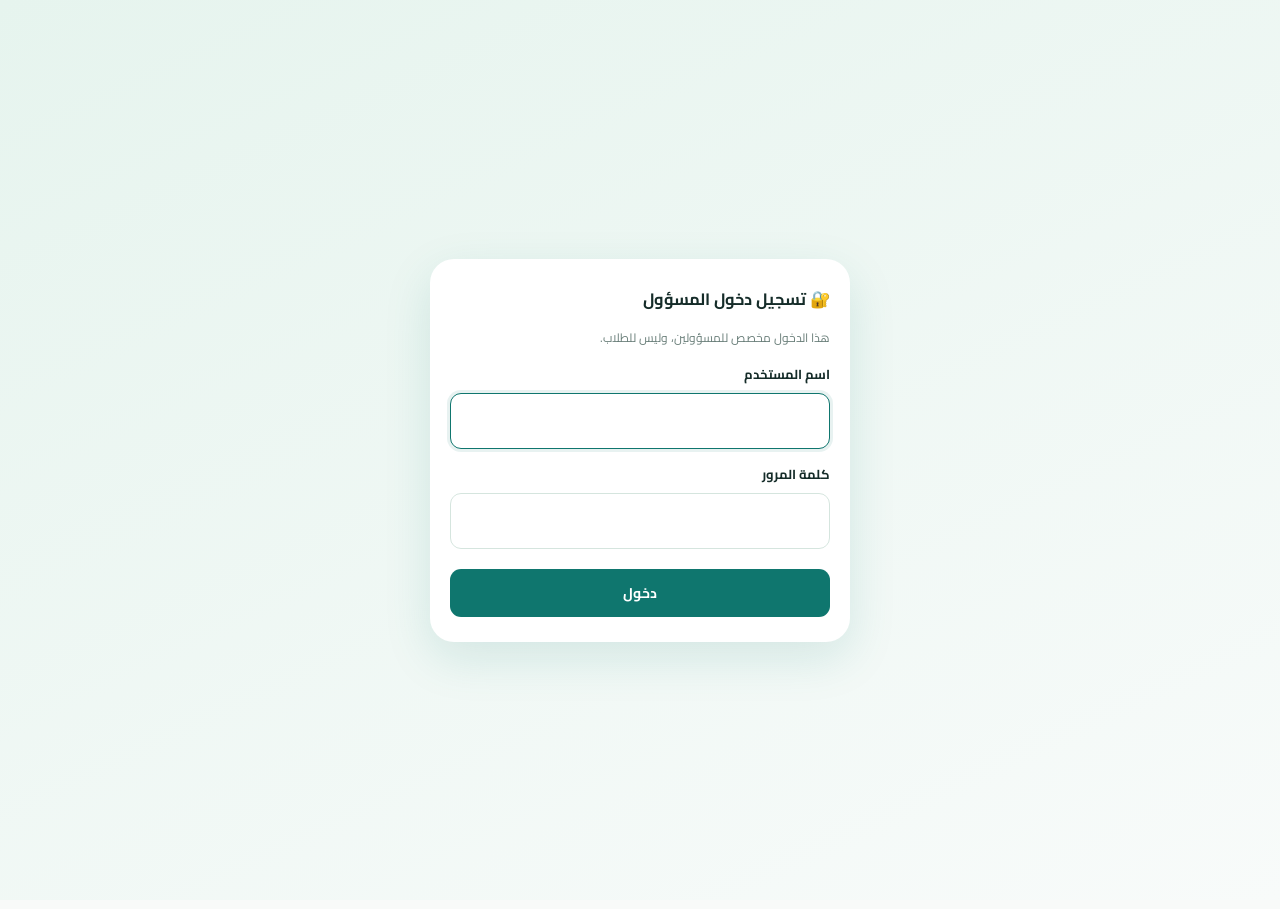
<file: admin/index.html>
<!doctype html>
<html lang="ar" dir="rtl"><head><meta charset="utf-8"><meta name="viewport" content="width=device-width,initial-scale=1">
<meta name="theme-color" content="#0F766E"><link rel="preconnect" href="https://fonts.googleapis.com"><link rel="preconnect" href="https://fonts.gstatic.com" crossorigin><link href="https://fonts.googleapis.com/css2?family=Cairo:wght@400;500;600;700;800;900&display=swap" rel="stylesheet"><title>إنجاز | لوحة الإدارة</title>
<style>
:root{--green:#0F766E;--deep:#064e49;--deep2:#0b3937;--orange:#F2994A;--bg:#F3F8F6;--ink:#193b36;--muted:#748b85;--line:#dfebe6;--white:#fff;--shadow:0 5px 24px #0d574911}
*{box-sizing:border-box}body{margin:0;background:var(--bg);font-family:Tahoma,"Segoe UI",Arial,sans-serif;color:var(--ink);font-size:14px}button,input,select,textarea{font:inherit}button{cursor:pointer}button:disabled{opacity:.5;cursor:not-allowed}a{text-decoration:none;color:inherit}
.layout{display:grid;grid-template-columns:244px minmax(0,1fr);min-height:100vh}
.sidebar{position:sticky;top:0;height:100vh;overflow-y:auto;background:linear-gradient(170deg,#073d39,#0c655d 65%,#073e3a);color:#eaf8f2;display:flex;flex-direction:column;padding:20px 12px;z-index:20;box-shadow:-5px 0 20px #073b3922}
.side-brand{text-align:center;padding:7px 8px 25px}.brand-symbol{width:58px;height:58px;margin:auto;display:block}.side-brand h1{font-size:30px;margin:3px 0 0;color:white}.side-brand p{font-size:13px;margin:0;color:#ccebe0}.side-label{padding:12px 14px 8px;font-size:11px;color:#b6d9cd}
.menu{display:grid;gap:5px}.menu button{display:flex;align-items:center;gap:13px;width:100%;border:0;border-radius:12px;background:transparent;color:#e2f2ec;text-align:right;padding:13px 12px;font-size:14px;font-weight:700;transition:.15s}
.menu button:hover,.menu button.active{background:linear-gradient(90deg,#198b7c,#27a38e);color:white}.menu button .mi{font-size:20px;width:25px;text-align:center}.menu button span:nth-child(2){flex:1}
.side-bottom{margin-top:auto;padding-top:30px}.exit{width:100%;background:#f2994a16;border:1px solid #f5b27e8c;color:#ffdbb6;border-radius:12px;padding:12px;font-weight:800}.exit:hover{background:#f2994a30}
.main{min-width:0}.topbar{height:70px;background:#ffffffee;display:flex;align-items:center;justify-content:space-between;padding:0 28px;border-bottom:1px solid var(--line);gap:15px}
.topbar .date{display:flex;gap:10px;align-items:center;font-weight:700}.topbar .date span{color:var(--green);font-size:20px}
.top-left{display:flex;align-items:center;gap:18px}.bell{position:relative;background:none;border:0;font-size:23px}.bell i{position:absolute;top:-3px;right:-4px;width:10px;height:10px;background:var(--orange);border-radius:50%}
.profile{display:flex;align-items:center;gap:10px;border-right:1px solid var(--line);padding-right:18px}.avatar{background:#e0f4ec;color:var(--green);width:37px;height:37px;display:grid;place-items:center;border-radius:50%;font-size:19px}.profile b{display:block;font-size:12px}.profile small{color:var(--muted);font-size:11px}
.main-content{padding:24px 27px 40px;max-width:1550px;margin:auto}.heading{display:flex;align-items:center;justify-content:space-between;gap:12px;margin-bottom:24px}.heading h2{font-size:27px;margin:0 0 6px;color:#113f39}.heading p{margin:0;color:var(--muted);font-size:14px}.heading .heading-icon{font-size:30px;color:var(--green)}
.preview-note{display:flex;gap:12px;align-items:center;justify-content:space-between;background:#fff5e7;border:1px solid #f4d8ac;color:#83582d;border-radius:15px;padding:13px 16px;margin-bottom:20px;font-size:12px}.preview-note b{font-size:13px}.preview-note button{border:0;border-radius:10px;background:var(--green);color:white;padding:9px 13px;font-weight:700;white-space:nowrap}
.kpis{display:grid;grid-template-columns:repeat(4,minmax(0,1fr));gap:15px;margin-bottom:18px}
.kpi{background:#fff;border:1px solid var(--line);border-radius:18px;min-height:112px;display:flex;align-items:center;justify-content:space-between;gap:10px;padding:20px 17px;box-shadow:var(--shadow)}
.kpi .kpi-label{color:var(--ink);font-size:13px;font-weight:700}.kpi strong{display:block;font-size:29px;color:#132e2b;margin-top:9px}.kpi-icon{flex:0 0 55px;height:55px;display:grid;place-items:center;border-radius:17px;font-size:26px}
.kpi:nth-child(1){background:#e9f9f0;border-color:#c7ebd8}.kpi:nth-child(1) .kpi-icon{background:#cef1dc;color:#108552}
.kpi:nth-child(2){background:#e9f4fc;border-color:#cfe6f7}.kpi:nth-child(2) .kpi-icon{background:#d6eafb;color:#247eaa}
.kpi:nth-child(3){background:#fff6e9;border-color:#f7e2bf}.kpi:nth-child(3) .kpi-icon{background:#ffe8c5;color:#d38b24}
.kpi:nth-child(4){background:#eaf7f4;border-color:#c9e8e1}.kpi:nth-child(4) .kpi-icon{background:#d2efe7;color:var(--green)}
.dashboard-grid{display:grid;grid-template-columns:1fr 1fr;gap:18px;margin-bottom:18px}.dashboard-grid.lower{grid-template-columns:1.55fr 1fr}
.card{background:white;border:1px solid #e3ede8;border-radius:18px;box-shadow:var(--shadow);padding:20px;min-width:0}.card h3{display:flex;gap:9px;align-items:center;margin:0 0 18px;font-size:18px}.card h3 .symbol{font-size:22px;color:var(--green)}
.chart-holder{min-height:230px;display:flex;align-items:center;justify-content:center}.chart-holder svg{width:100%;max-height:245px}
.donut-wrap{display:flex;align-items:center;justify-content:space-around;gap:20px}.donut{width:180px;height:180px;border-radius:50%;background:conic-gradient(var(--green) 0 76%,#f4aa50 76% 93%,#e9a2a0 93% 100%);position:relative;display:grid;place-items:center;flex-shrink:0}.donut:before{content:'';position:absolute;inset:22px;background:white;border-radius:50%}.donut-inner{position:relative;text-align:center}.donut-inner strong{font-size:34px;display:block}.donut-inner small{color:var(--muted)}.legend{display:grid;gap:15px;font-size:13px}.legend div{display:flex;align-items:center;gap:8px}.dot{width:11px;height:11px;border-radius:50%;display:inline-block}
.quick-actions{display:grid;grid-template-columns:1fr 1fr;gap:12px}.quick-action{border:1px solid #d5e9e0;border-radius:13px;padding:17px 10px;display:grid;place-items:center;gap:7px;background:#eaf8f0;color:#0c6955;font-weight:800}.quick-action:nth-child(2){background:#eaf3fd;color:#267aa6;border-color:#d2e6f7}.quick-action:nth-child(3){background:#fff4e6;color:#b97b29;border-color:#f7dfbb}.quick-action:nth-child(4){background:#eaf6f4;color:#167e72;border-color:#cce9e1}.quick-action span{font-size:23px}
.table-wrap{overflow:auto}table{border-collapse:collapse;width:100%;min-width:580px;text-align:right;font-size:12px}th{background:#eff6f2;color:#315c51}td,th{padding:12px 10px;border-bottom:1px solid #e9f0ec}tr:last-child td{border-bottom:0}.status{border-radius:20px;padding:5px 9px;background:#e0f5e9;color:#138254;font-weight:700;font-size:11px}.status.wait{background:#fff0d9;color:#ad711d}
.empty{background:#f5faf7;border:1px dashed #d3e8df;border-radius:15px;text-align:center;color:var(--muted);padding:28px 15px;line-height:1.9}
.action-row{display:flex;gap:9px;align-items:center;flex-wrap:wrap;margin-bottom:18px}.btn{border:0;background:var(--green);color:white;padding:11px 16px;border-radius:11px;font-weight:700}.btn:hover{background:#096057}.btn.secondary{background:#e8f5ef;color:var(--green)}.btn.orange{background:var(--orange);color:#53391b}.btn.outline{border:1px solid #cbded5;background:white;color:var(--green)}
.field{border:1px solid #d5e5de;background:#fff;padding:12px 13px;border-radius:11px;min-width:0;width:100%;color:var(--ink);outline:none}.field:focus{border-color:var(--green);box-shadow:0 0 0 3px #0f766e18}label{font-weight:700;font-size:13px;display:block;margin:13px 0 7px}.form-grid{display:grid;grid-template-columns:1fr 1fr;gap:15px}.form-grid .full{grid-column:1/-1}.subject-row{border:1px solid #e0eee7;border-radius:14px;margin-bottom:12px;overflow:hidden}.subject-head{background:#f3faf6;padding:13px 15px;display:flex;align-items:center;justify-content:space-between}.subject-head b{font-size:15px}.subject-lessons{padding:10px 15px}.lesson-row{display:flex;justify-content:space-between;padding:9px 0;border-bottom:1px solid #e9f0ec}.lesson-row:last-child{border:0}.tag{background:#e5f5ed;border-radius:20px;color:var(--green);padding:5px 9px;font-size:11px}
.two-col{display:grid;grid-template-columns:1fr 1fr;gap:17px}.notice{background:#fff6e9;border:1px solid #f4dfbf;border-radius:14px;padding:14px;color:#845f2c;margin-bottom:16px;font-size:13px;line-height:1.8}.notice.info{background:#eaf6f1;border-color:#d4eae0;color:#246c5b}
.modal-backdrop{position:fixed;inset:0;background:#052d2a99;display:none;align-items:center;justify-content:center;padding:20px;z-index:50}.modal-backdrop.open{display:flex}.modal{background:white;border-radius:20px;padding:25px;max-width:470px;width:100%;box-shadow:0 25px 65px #082c2b66}.modal h3{margin:0 0 12px}.modal .actions{display:flex;gap:10px;margin-top:20px}.message{position:fixed;left:25px;bottom:22px;background:#0a6057;color:white;padding:12px 20px;border-radius:13px;z-index:100;box-shadow:var(--shadow);display:none;max-width:calc(100vw - 50px)}.message.error{background:#a63c32}
.mobile-menu{display:none}
@media(max-width:1200px){.layout{grid-template-columns:215px minmax(0,1fr)}.kpis{grid-template-columns:repeat(2,1fr)}.dashboard-grid{grid-template-columns:1fr}.dashboard-grid.lower{grid-template-columns:1fr 1fr}}
@media(max-width:850px){.layout{display:block}.sidebar{position:fixed;right:0;top:0;transform:translateX(100%);width:245px;transition:transform .2s}.sidebar.open{transform:translateX(0)}.mobile-menu{display:block;border:0;background:#e3f5ed;color:var(--green);padding:8px 12px;border-radius:10px;font-size:20px}.topbar{padding:0 16px}.main-content{padding:20px 15px}.heading h2{font-size:22px}.dashboard-grid.lower{grid-template-columns:1fr}.overlay{position:fixed;inset:0;background:#082d2b77;display:none;z-index:15}.overlay.show{display:block}}
@media(max-width:530px){.kpis{gap:9px}.kpi{min-height:100px;padding:13px 10px}.kpi-icon{flex-basis:40px;height:40px;font-size:19px}.kpi strong{font-size:24px}.kpi .kpi-label{font-size:11px}.donut{width:130px;height:130px}.donut:before{inset:17px}.donut-inner strong{font-size:27px}.legend{font-size:11px;gap:8px}.topbar .date{font-size:11px}.profile small{display:none}.profile{padding-right:8px}.form-grid,.two-col{grid-template-columns:1fr}.heading{margin-bottom:17px}.card{padding:15px}.preview-note{flex-wrap:wrap}}

/* Visual alignment with the approved RTL dashboard reference */
:root{--green:#0F766E;--orange:#F2994A;--bg:#F5F8F8;--ink:#152c29;--muted:#697e79;--line:#e3ece9;--shadow:0 3px 18px rgba(22,76,67,.07)}
body{font-family:"Cairo","Tajawal","Segoe UI",Tahoma,Arial,sans-serif;background:radial-gradient(circle at 48% 0%,#f3f9f7,#f8faf9 75%)}
.layout{grid-template-columns:284px minmax(0,1fr)}
.sidebar{padding:13px 15px 20px;background:linear-gradient(175deg,#0b3332 0%,#104943 54%,#092d2d 100%);box-shadow:-4px 0 16px #102c2922}
.side-brand{padding:0 10px 27px}.brand-symbol{width:68px;height:68px}.side-brand h1{font-size:33px;line-height:1.25;font-weight:900;margin:2px 0 8px}.side-brand p{font-size:14px;display:inline-block;background:#20665a;padding:6px 22px;border-radius:30px;color:white;font-weight:700}
.side-label{display:none}
.menu{gap:4px}.menu button{min-height:49px;padding:9px 13px;font-size:15px;font-weight:700;border-radius:9px;gap:12px}.menu button.active,.menu button:hover{background:linear-gradient(95deg,#218f7d,#0f766e);box-shadow:0 4px 12px #001c1825}.menu button .mi{display:grid;place-items:center;width:26px;height:26px}.menu svg{width:21px;height:21px;stroke-width:2.15}
.side-bottom{padding:20px 3px 0}.exit{font-size:15px;padding:11px;border-radius:10px}
.topbar{height:70px;padding:0 29px;background:linear-gradient(90deg,#fbfdfc,#eff5f2);box-shadow:0 1px 7px #142b2610}
.topbar .date{font-size:15px;gap:10px}.topbar .date span{font-size:15px}.topbar .date svg{width:23px;height:23px;stroke:var(--green)}
.top-left{gap:26px}.bell{width:42px;height:42px;display:grid;place-items:center}.bell svg{width:25px;height:25px;stroke:#345d54}.bell i{top:4px;right:4px;width:16px;height:16px;background:#ee544b;border:2px solid white}
.profile{padding-right:21px;gap:11px;cursor:pointer}.profile b{font-size:13px}.profile small{font-size:12px}.avatar{width:42px;height:42px;background:linear-gradient(135deg,#d8f1e7,#b5e1cf);color:var(--green)}.avatar svg{width:24px;height:24px}
.main-content{padding:25px 25px 45px;max-width:1600px}.heading{margin:0 0 27px}.heading h2{font-size:27px;font-weight:900;margin-bottom:7px}.heading p{font-size:15px;color:#607b73}.heading-icon svg{width:33px;height:33px;stroke:var(--green)}
.preview-note{display:none!important}
.kpis{gap:19px;margin-bottom:20px}.kpi{border-radius:15px;min-height:113px;padding:18px 19px;box-shadow:0 2px 8px #0d433a08}.kpi .kpi-label{font-size:14px}.kpi strong{font-size:30px;letter-spacing:.3px;line-height:1.25;margin-top:8px}.kpi-icon{flex-basis:66px;height:66px;border-radius:50%;font-size:24px}.kpi-icon svg{width:31px;height:31px;stroke-width:2.6}
.kpi:nth-child(1){background:#e8faef;border-color:#bcebd1}.kpi:nth-child(2){background:#ebf5ff;border-color:#cde4f7}.kpi:nth-child(3){background:#fff7ea;border-color:#f6dfb6}.kpi:nth-child(4){background:#f0f8f5;border-color:#cbe6d9}
.dashboard-grid{grid-template-columns: .88fr 1.12fr;gap:18px;margin-bottom:18px}.dashboard-grid.lower{grid-template-columns:1.58fr 1fr}
.card{padding:21px 19px;border-radius:17px;border-color:#e1eae7;box-shadow:0 3px 12px #133b340b}.card h3{font-size:18px;font-weight:900;margin-bottom:20px}.card h3 .symbol{display:inline-grid;place-items:center}.card h3 .symbol svg{width:24px;height:24px;stroke:var(--green);stroke-width:2.4}
.chart-holder{min-height:216px}.chart-holder svg{max-height:232px}
.donut-wrap{min-height:215px;justify-content:space-evenly}.donut{width:188px;height:188px;background:conic-gradient(var(--green) 0 76%,#f5a23c 76% 93%,#e95d54 93% 100%)}.donut:before{inset:22px}.donut-inner strong{font-size:35px}.legend{font-size:14px;gap:16px;font-weight:700}
.quick-actions{gap:12px}.quick-action{min-height:85px;padding:11px 9px;border-radius:12px;font-size:14px;gap:5px}.quick-action span{display:grid;place-items:center}.quick-action svg{width:24px;height:24px;stroke-width:2.4}
.table-wrap table{min-width:540px}th{background:#f0f5f4}td,th{font-size:13px;padding:12px 13px}
@media(max-width:1240px){.layout{grid-template-columns:245px minmax(0,1fr)}.dashboard-grid{grid-template-columns:1fr 1fr}.dashboard-grid.lower{grid-template-columns:1.4fr 1fr}.kpi{padding:14px}.kpi-icon{flex-basis:52px;height:52px}}
@media(max-width:1050px){.kpis{grid-template-columns:repeat(2,1fr)}.dashboard-grid,.dashboard-grid.lower{grid-template-columns:1fr}.donut-wrap{justify-content:center;gap:40px}}
@media(max-width:850px){.layout{display:block}.sidebar{width:265px}.topbar{padding:0 16px}.main-content{padding:20px 15px 38px}.heading h2{font-size:22px}}
@media(max-width:530px){.kpis{gap:9px}.kpi{min-height:96px;padding:12px 10px}.kpi-icon{flex-basis:42px;height:42px}.kpi-icon svg{width:23px;height:23px}.kpi strong{font-size:25px}.kpi .kpi-label{font-size:11px}.donut-wrap{gap:15px}.donut{width:130px;height:130px}.donut:before{inset:17px}.legend{font-size:11px}.topbar .date{font-size:11px}.heading{margin-bottom:18px}.card{padding:15px}.quick-action{font-size:12px}}
</style><style>
/* Mobile-first admin login gate and compact phone layout */
html,body{max-width:100%;overflow-x:hidden} .layout,.main,.main-content,.card{min-width:0} .modal-backdrop.admin-login-required{display:flex!important;position:fixed;inset:0;z-index:9999;background:linear-gradient(155deg,#e6f4ee,#f8fbfa);align-items:center;justify-content:center;padding:16px;overflow-y:auto} .admin-login-required .modal{width:min(100%,420px);max-width:420px;max-height:none;margin:auto;border-radius:24px;padding:25px 20px;box-shadow:0 16px 48px #0f766e22} .admin-login-required .field{width:100%;max-width:100%;font-size:16px;min-height:46px} .admin-login-required .actions{display:block} .admin-login-required .actions .btn{width:100%;min-height:46px} .admin-login-required .actions .outline{display:none} body.admin-locked{overflow:hidden} body.admin-locked .layout{visibility:hidden} body.admin-locked #loginModal{visibility:visible}
@media(max-width:600px){.layout{display:block;grid-template-columns:minmax(0,1fr)}.main{width:100%;min-width:0}.main-content{padding:14px 12px 32px}.topbar{height:auto;min-height:64px;padding:8px 12px;gap:7px;flex-wrap:wrap}.topbar .date{font-size:11px;gap:4px}.topbar .date span{font-size:13px}.top-left{gap:6px}.profile{gap:5px}.profile strong{font-size:11px}.heading{gap:8px}.heading h2{font-size:19px;line-height:1.5}.heading p{font-size:12px}.kpis{grid-template-columns:repeat(2,minmax(0,1fr));gap:9px}.kpi{min-width:0;min-height:105px;padding:11px 9px;gap:7px}.kpi strong{font-size:23px}.kpi .kpi-label{font-size:11px}.dashboard-grid,.dashboard-grid.lower{grid-template-columns:minmax(0,1fr)}.card{padding:14px}.donut-wrap{flex-wrap:wrap;justify-content:center}.nav,.table-wrap{max-width:100%;overflow-x:auto}}
</style><style id="enjaz-android-responsive">
/* Phone-first admin panel: avoid desktop overflow inside Android WebView */
html{width:100%;max-width:100%;overflow-x:clip;-webkit-text-size-adjust:100%}
body{width:100%;min-width:0;max-width:100%;overflow-x:clip}
.layout,.main,.main-content,.card,.heading,.dashboard-grid,.kpis,.topbar,.top-left{min-width:0;max-width:100%}
input,select,textarea{font-size:16px;max-width:100%;min-width:0}
button{touch-action:manipulation;min-height:40px}
.table-wrap{width:100%;max-width:100%;overflow-x:auto;-webkit-overflow-scrolling:touch}
table{width:max-content;min-width:100%;border-collapse:collapse}
.modal-backdrop{padding:calc(12px + env(safe-area-inset-top,0px)) 12px calc(12px + env(safe-area-inset-bottom,0px))}
.modal{max-width:calc(100vw - 24px);max-height:calc(100dvh - 24px);overflow-y:auto}
@media(max-width:850px){
.layout{display:block!important;grid-template-columns:minmax(0,1fr)!important}
.sidebar{position:fixed!important;right:0;left:auto;top:0;height:100dvh;width:min(82vw,290px)!important;transform:translateX(105%);transition:transform .2s;z-index:40}
.sidebar.open{transform:translateX(0)}
.mobile-menu{display:inline-flex!important;align-items:center;justify-content:center;min-width:44px;min-height:44px}
.overlay.show{display:block;z-index:35}
.main{width:100%}
.topbar{padding:9px 12px;min-height:65px;height:auto;gap:7px;flex-wrap:wrap}
.main-content{padding:14px 12px calc(30px + env(safe-area-inset-bottom,0px))}
.heading{flex-wrap:wrap}
.dashboard-grid,.dashboard-grid.lower{grid-template-columns:minmax(0,1fr)!important}
}
@media(max-width:530px){
.kpis{grid-template-columns:repeat(2,minmax(0,1fr))!important}
.kpi{min-width:0;padding:10px 8px;gap:5px}
.kpi-icon{flex:0 0 36px;height:36px}
.kpi strong{font-size:22px}
.topbar .date{font-size:10px}
.top-left{gap:5px}
.profile{padding-right:5px;gap:5px}
.profile b{font-size:10px}
.form-grid,.two-col{grid-template-columns:minmax(0,1fr)!important}
.card{padding:13px}
.quick-actions{grid-template-columns:repeat(2,minmax(0,1fr))}
.action-row{flex-wrap:wrap}
}
</style>
<style id="enjaz-mobile-fit-v2">
/* Consistent mobile sizing across admin pages; desktop styles remain intact. */
html{font-size:16px;text-size-adjust:100%;-webkit-text-size-adjust:100%}
body{overflow-wrap:break-word}
@media(max-width:850px){
.layout,.main{width:100%;min-width:0}
.main-content{width:100%;max-width:100%;padding:clamp(12px,3.5vw,20px)}
.topbar{display:flex;flex-wrap:nowrap;min-height:60px;height:auto;padding:8px 12px;gap:8px}
.topbar .date{display:flex;align-items:center;min-width:0;flex:1;gap:6px}
#currentDate{min-width:0;font-size:clamp(10px,2.8vw,13px);line-height:1.5}
.top-left{flex:0 0 auto;gap:5px}
.profile{padding-right:6px;gap:5px}
.profile b{font-size:clamp(10px,2.8vw,12px)}
.avatar{width:34px;height:34px;flex-shrink:0}
.bell{width:36px;height:36px;flex-shrink:0}
.mobile-menu{min-width:38px;min-height:40px;padding:5px 8px;flex-shrink:0}
.heading{display:flex;align-items:flex-start;gap:10px;margin:0 0 16px}
.heading h2{font-size:clamp(19px,5vw,24px);line-height:1.4}
.heading p{font-size:clamp(12px,3.2vw,14px);line-height:1.7}
.heading .heading-icon{flex:0 0 auto}
.card{width:100%;max-width:100%;padding:clamp(14px,3.7vw,19px);border-radius:17px}
.card h3{font-size:clamp(17px,4.5vw,21px);line-height:1.5;overflow-wrap:anywhere}
.notice,.card p,.card li{line-height:1.85;overflow-wrap:anywhere}
.dashboard-grid,.dashboard-grid.lower,.two-col,.form-grid{grid-template-columns:minmax(0,1fr)!important}
.kpis{grid-template-columns:repeat(2,minmax(0,1fr))!important;gap:10px}
.kpi{min-height:92px;padding:12px 10px}
.kpi strong{font-size:clamp(20px,5vw,27px)}
.quick-actions{grid-template-columns:repeat(2,minmax(0,1fr))}
.table-wrap{max-width:100%;overflow-x:auto}
.modal{width:min(100%,470px)}
}
@media(max-width:380px){
.topbar{gap:4px;padding-inline:8px}
.topbar .date{gap:3px}
#currentDate{font-size:10px}
.profile{padding-right:4px}
.kpis{gap:7px}
.kpi{padding:9px 7px}
}
</style>
<style id="enjaz-dashboard-v4">
/* Laptop dashboard: fixed right sidebar, horizontal KPI cards, charts + tables. Brand: #0F766E / #F2994A */
.dash-row{display:grid;gap:18px;margin-bottom:18px;min-width:0}
.dash-row.wide-left{grid-template-columns:minmax(0,1.45fr) minmax(0,1fr)}
.dash-row.wide-right{grid-template-columns:minmax(0,1fr) minmax(0,1.45fr)}
.card-head{display:flex;align-items:center;justify-content:space-between;gap:10px;margin-bottom:16px}.card-head h3{margin:0}
.chart-box svg{display:block;width:100%;height:auto;max-height:270px}
.donut-wrap{min-height:200px}.legend b{margin-inline-start:auto;padding-inline-start:14px}.legend div{min-width:150px}
.bars{display:grid;gap:18px}.bar-row{display:grid;grid-template-columns:128px minmax(0,1fr) 44px;align-items:center;gap:12px;font-size:13px;font-weight:700}
.bar-track{height:12px;border-radius:8px;background:#edf4f1;overflow:hidden}.bar-fill{height:100%;border-radius:8px;min-width:4px}
.status.bad{background:#fde5e3;color:#b3382f}
.mini-link{border:0;background:#e8f5ef;color:var(--green);padding:7px 13px;border-radius:9px;font-weight:700;font-size:12px}
.kpi strong{white-space:nowrap}
@media(min-width:851px){
 .layout{display:block;min-height:100vh}
 .sidebar{position:fixed;top:0;right:0;bottom:0;left:auto;width:264px;height:100vh;height:100dvh;overflow-y:auto;scrollbar-width:thin;scrollbar-color:#2a7d72 transparent;z-index:30}
 .side-bottom{margin-top:auto}
 .main{margin-right:264px;width:auto;min-width:0}
 .topbar{position:sticky;top:0;z-index:20}
 .main-content{max-width:1520px;margin:0 auto;padding:26px 28px 44px}
 .kpis{display:grid;grid-template-columns:repeat(4,minmax(0,1fr));gap:18px;margin-bottom:18px}
 .overlay,.mobile-menu{display:none!important}
}
@media(min-width:851px) and (max-width:1100px){.sidebar{width:220px}.main{margin-right:220px}.kpi strong{font-size:22px}.kpi-icon{flex-basis:48px;height:48px}}
@media(min-width:851px) and (max-height:860px){.side-brand{padding:0 6px 10px}.brand-symbol{width:50px;height:50px}.side-brand h1{font-size:25px;margin:0 0 5px}.side-brand p{padding:3px 16px;font-size:12px}.menu{gap:2px}.menu button{min-height:38px;padding:5px 11px;font-size:14px}.side-bottom{padding-top:8px}.exit{padding:8px}}
@media(max-width:1100px){.dash-row.wide-left,.dash-row.wide-right{grid-template-columns:minmax(0,1fr)}}
@media(max-width:530px){.bar-row{grid-template-columns:96px minmax(0,1fr) 34px;font-size:12px}}

/* reference match: heading icon at the start, bell count badge, ops table */
.heading{justify-content:flex-start;gap:14px}.heading .heading-icon{order:-1}.heading h2{font-size:30px}
.bell i{display:grid;place-items:center;font:700 10px/1 Cairo,sans-serif;color:#fff;font-style:normal;width:18px;height:18px;top:0;right:0}
.table-wrap table.ops{width:100%}.ops td:first-child{white-space:nowrap}.op{display:inline-flex;align-items:center;gap:9px;font-weight:700}.op svg{width:20px;height:20px}
.op.reg{color:#2f7fb8}.op.ok{color:#0F766E}.op.wait{color:#d38b24}.op.bad{color:#c9443b}
.legend small{color:var(--muted);font-weight:400}
.donut-inner small{display:block}
</style></head><body class="admin-locked">
<div class="layout">
<aside class="sidebar" id="sidebar">
<div class="side-brand"><svg class="brand-symbol" viewBox="0 0 64 64" aria-label="شعار إنجاز"><path d="M13 23v26c9-5 17-4 19 1 3-5 11-6 20-1V23c-9-3-17-1-20 4-3-5-11-7-19-4Z" fill="none" stroke="#fff" stroke-width="3.8" stroke-linejoin="round"/><path d="m19 22 12 12L53 12" fill="none" stroke="#F2994A" stroke-width="6" stroke-linecap="round" stroke-linejoin="round"/><path d="M32 28v23" stroke="#fff" stroke-width="2.5" opacity=".6"/></svg><h1>إنجاز</h1><p>لوحة الإدارة</p></div>
<div class="side-label">القائمة الرئيسية</div>
<nav class="menu" id="menu">
<button data-page="dashboard" class="active" onclick="go('dashboard')"><span class="mi">⌂</span><span>الرئيسية</span></button>
<button data-page="students" onclick="go('students')"><span class="mi">♙</span><span>الطلاب</span></button>
<button data-page="curricula" onclick="go('curricula')"><span class="mi">▤</span><span>المناهج</span></button>
<button data-page="subscriptions" onclick="go('subscriptions')"><span class="mi">▣</span><span>الاشتراكات</span></button>
<button data-page="codes" onclick="go('codes')"><span class="mi">◇</span><span>الأكواد</span></button>
<button data-page="admins" onclick="go('admins')"><span class="mi">♧</span><span>المسؤولون</span></button>
<button data-page="reports" onclick="go('reports')"><span class="mi">▥</span><span>الإحصائيات والتقارير</span></button>
<button data-page="logs" onclick="go('logs')"><span class="mi">☷</span><span>سجل العمليات</span></button>
<button data-page="notifications" onclick="go('notifications')"><span class="mi">♧</span><span>الإشعارات</span></button>
<button data-page="settings" onclick="go('settings')"><span class="mi">⚙</span><span>الإعدادات</span></button>
</nav><div class="side-bottom"><button class="exit" onclick="signOut()">↪ تسجيل الخروج</button></div></aside>
<div class="overlay" id="overlay" onclick="toggleSidebar(false)"></div>
<div class="main">
<header class="topbar"><div class="date"><button class="mobile-menu" onclick="toggleSidebar(true)" aria-label="فتح القائمة">☰</button><span>▦</span><span id="currentDate"></span></div><div class="top-left"><button class="bell" aria-label="الإشعارات" onclick="go('notifications')">♧<i></i></button><div class="profile"><div><b id="profileRole">المدير الرئيسي</b><small id="profileName">معاينة لوحة الإدارة</small></div><span class="avatar">👤</span></div></div></header>
<main class="main-content"><div class="heading"><div><h2 id="pageTitle">مرحباً بك في لوحة إدارة إنجاز</h2><p id="pageSubtitle">إدارة الطلاب، المناهج، الاشتراكات ومتابعة أداء التطبيق.</p></div><span class="heading-icon" id="pageIcon">▥</span></div>
<div class="preview-note" id="previewNote"><div><b>وضع المعاينة</b><div>الأرقام التوضيحية لا تمثل بيانات طلاب حقيقية. إضافة المواد والدروس تتطلب تسجيل دخول مسؤول مخوّل.</div></div><button onclick="openLogin()">دخول المسؤول</button></div>
<div id="view"></div></main></div></div>
<div class="modal-backdrop" id="loginModal"><div class="modal"><h3>🔐 تسجيل دخول المسؤول</h3><p style="color:var(--muted);font-size:12px">هذا الدخول مخصص للمسؤولين، وليس للطلاب.</p><form id="loginForm" onsubmit="signIn(event)"><label for="username">اسم المستخدم</label><input id="username" class="field" autocomplete="username" required><label for="password">كلمة المرور</label><input id="password" class="field" type="password" autocomplete="current-password" required><div class="actions"><button class="btn" type="submit">دخول</button></div></form></div></div>
<div class="message" id="message" role="status" aria-live="polite"></div>
<script src="../shared.js"></script><script>
const $=id=>document.getElementById(id);
let page='dashboard',adminSubjects=[],isAuthed=false;
const titles={dashboard:['مرحباً بك في لوحة إدارة إنجاز','إدارة الطلاب، المناهج، الاشتراكات ومتابعة أداء التطبيق.','▥'],students:['إدارة الطلاب','عرض الطلاب وحساباتهم وحالة الاشتراكات.','♙'],curricula:['إدارة المناهج والمواد','تنظيم المواد والدروس لكل صف دراسي.','▤'],subscriptions:['الاشتراكات','طلبات التفعيل والتحقق من الدفع عبر شام كاش.','▣'],codes:['أكواد التفعيل','أكواد مرتبطة بكل طالب وتستخدم مرة واحدة.','◇'],admins:['المسؤولون والصلاحيات','تحديد أدوار فريق الإدارة وصلاحياته.','♧'],reports:['الإحصائيات والتقارير','متابعة تقدم الطلاب والتقارير والأرشيف.','▥'],logs:['سجل العمليات','تتبع الإجراءات الإدارية المهمة.','☷'],notifications:['الإشعارات','التنبيهات الرسمية ومواعيد الامتحانات.','♧'],settings:['الإعدادات','السنة الدراسية والأسعار وإعدادات النظام.','⚙']};

function svgIcon(name){
 const p={
 'house':'<path d="m3 10 9-7 9 7v10a1 1 0 0 1-1 1h-5v-7H9v7H4a1 1 0 0 1-1-1z"/>',
 'users':'<path d="M16 21v-2a4 4 0 0 0-4-4H6a4 4 0 0 0-4 4v2"/><circle cx="9" cy="7" r="4"/><path d="M22 21v-2a4 4 0 0 0-3-3.87M16 3.13a4 4 0 0 1 0 7.75"/>',
 'book-open':'<path d="M12 7v14M3 18V5a2 2 0 0 1 2-2h3a4 4 0 0 1 4 4 4 4 0 0 1 4-4h3a2 2 0 0 1 2 2v13a1 1 0 0 1-1 1h-4a4 4 0 0 0-4 2 4 4 0 0 0-4-2H4a1 1 0 0 1-1-1Z"/>',
 'layers':'<path d="m12 2 9 5-9 5-9-5 9-5Zm-9 10 9 5 9-5M3 17l9 5 9-5"/>',
 'credit-card':'<rect x="2" y="5" width="20" height="14" rx="2"/><path d="M2 10h20M6 15h4"/>',
 'tag':'<path d="m20.59 13.41-7.18 7.18a2 2 0 0 1-2.82 0L2 12V2h10l8.59 8.59a2 2 0 0 1 0 2.82Z"/><path d="M7 7h.01"/>',
 'shield':'<path d="M12 22s8-4 8-10V5l-8-3-8 3v7c0 6 8 10 8 10Z"/><path d="M9 12l2 2 4-4"/>',
 'chart':'<path d="M3 3v18h18M7 16l4-4 4 2 5-7"/><path d="M16 7h4v4"/>',
 'list':'<path d="M8 6h13M8 12h13M8 18h13M3 6h.01M3 12h.01M3 18h.01"/>',
 'bell':'<path d="M18 8a6 6 0 0 0-12 0c0 7-3 7-3 9h18c0-2-3-2-3-9ZM10 21h4"/>',
 'settings':'<path d="M12 15.5a3.5 3.5 0 1 0 0-7 3.5 3.5 0 0 0 0 7Z"/><path d="M19.4 15a1.7 1.7 0 0 0 .34 1.88l.06.06-1.9 1.9-.06-.06a1.7 1.7 0 0 0-1.88-.34 1.7 1.7 0 0 0-1.03 1.57V21h-2.7v-.09a1.7 1.7 0 0 0-1.04-1.57 1.7 1.7 0 0 0-1.88.34l-.06.06-1.9-1.9.06-.06a1.7 1.7 0 0 0 .34-1.88 1.7 1.7 0 0 0-1.57-1.03H5v-2.7h.09a1.7 1.7 0 0 0 1.57-1.04 1.7 1.7 0 0 0-.34-1.88l-.06-.06 1.9-1.9.06.06a1.7 1.7 0 0 0 1.88.34 1.7 1.7 0 0 0 1.03-1.57V4h2.7v.09a1.7 1.7 0 0 0 1.04 1.57 1.7 1.7 0 0 0 1.88-.34l.06-.06 1.9 1.9-.06.06a1.7 1.7 0 0 0-.34 1.88 1.7 1.7 0 0 0 1.57 1.03H20v2.7h-.09A1.7 1.7 0 0 0 18.34 14a1.7 1.7 0 0 0 1.06 1Z"/>',
 'calendar':'<rect x="3" y="5" width="18" height="16" rx="2"/><path d="M16 3v4M8 3v4M3 10h18M8 15h.01M12 15h.01M16 15h.01"/>',
 'crown':'<path d="m2 8 5 4 5-8 5 8 5-4-2 11H4L2 8Z"/><path d="M5 22h14"/>',
 'user-plus':'<path d="M16 21v-2a4 4 0 0 0-4-4H6a4 4 0 0 0-4 4v2"/><circle cx="9" cy="7" r="4"/><path d="M19 8v6M16 11h6"/>',
 'target':'<circle cx="12" cy="12" r="9"/><circle cx="12" cy="12" r="5"/><circle cx="12" cy="12" r="1"/><path d="m12 12 9-9M17 3h4v4"/>',
 'activity':'<path d="M3 3v18h18M5 15l4-5 4 3 6-8"/>',
 'history':'<path d="M3 12a9 9 0 1 0 3-6.7L3 8"/><path d="M3 3v5h5M12 7v5l3 2"/>',
 'zap':'<path d="m13 2-3 8H4l8 12 2-8h6L13 2Z"/>',
 'circle-user':'<circle cx="12" cy="12" r="10"/><circle cx="12" cy="9" r="3"/><path d="M6 19a6 6 0 0 1 12 0"/>'
 };
 return '<svg viewBox="0 0 24 24" width="22" height="22" fill="none" stroke="currentColor" stroke-width="2" stroke-linecap="round" stroke-linejoin="round" aria-hidden="true">'+(p[name]||p.layers)+'</svg>'
}
function hydrateIcons(){
 const navIcons={dashboard:'house',students:'users',curricula:'book-open',subscriptions:'credit-card',codes:'tag',admins:'shield',reports:'chart',logs:'list',notifications:'bell',settings:'settings'};
 document.querySelectorAll('.menu button').forEach(b=>{const i=b.querySelector('.mi');if(i)i.innerHTML=svgIcon(navIcons[b.dataset.page])});
 const dateIcon=document.querySelector('.topbar .date>span');if(dateIcon)dateIcon.innerHTML=svgIcon('calendar');
 const bell=document.querySelector('.topbar .bell');if(bell){const i=bell.querySelector('i');bell.innerHTML=svgIcon('bell');if(i)bell.appendChild(i)}
 const avatar=document.querySelector('.avatar');if(avatar)avatar.innerHTML=svgIcon('circle-user');
 const pageIcon=document.getElementById('pageIcon');if(pageIcon)pageIcon.innerHTML=svgIcon(page==='dashboard'?'chart':(navIcons[page]||'chart'));
 const kpiIcons=['layers','book-open','users','crown'];document.querySelectorAll('.kpi-icon').forEach((e,i)=>e.innerHTML=svgIcon(kpiIcons[i]));
 const quickIcons=['user-plus','book-open','bell','tag'];document.querySelectorAll('.quick-action span').forEach((e,i)=>e.innerHTML=svgIcon(quickIcons[i]));
 document.querySelectorAll('.card h3 .symbol').forEach(el=>{const h=el.parentElement.textContent;let name=/أداء/.test(h)?'target':/نمو/.test(h)?'activity':/العمليات/.test(h)?'history':/إجراءات/.test(h)?'zap':'layers';el.innerHTML=svgIcon(el.dataset.icon||name)});
 const bi=document.querySelector('.bell i');if(bi){const n=adminActivations.filter(r=>r.status==='pending').length;bi.textContent=n>9?'9+':(n||'');bi.style.display=n?'grid':'none'}
}

function notify(message,error=false){const n=$('message');n.textContent=message;n.classList.toggle('error',error);n.style.display='block';clearTimeout(window.toastTimer);window.toastTimer=setTimeout(()=>n.style.display='none',4200)}
function toggleSidebar(open){$('sidebar').classList.toggle('open',open);$('overlay').classList.toggle('show',open)}
function go(to){page=to;document.querySelectorAll('.menu button').forEach(b=>b.classList.toggle('active',b.dataset.page===to));$('pageTitle').textContent=titles[to][0];$('pageSubtitle').textContent=titles[to][1];$('pageIcon').textContent=titles[to][2];toggleSidebar(false);$('view').innerHTML=renderPage(to);hydrateIcons()}
function openLogin(){$('loginModal').classList.add('open');$('loginModal').classList.add('admin-login-required');document.body.classList.add('admin-locked');$('username').focus()}
function closeLogin(){if(!isAuthed)return;$('loginModal').classList.remove('open');$('loginModal').classList.remove('admin-login-required');document.body.classList.remove('admin-locked')}
function signOut(){localStorage.removeItem(key);sessionStorage.removeItem(key);isAuthed=false;adminSubjects=[];adminOverview=null;adminStudentList=[];updateAuthUI();go('dashboard');openLogin();notify('تم تسجيل الخروج')}
function updateAuthUI(){$('previewNote').style.display='none';$('profileRole').textContent=isAuthed?'المسؤول':'تسجيل الدخول';$('profileName').textContent=isAuthed?(window.adminUser||'جلسة مسؤول متصلة'):'مطلوب تسجيل الدخول'}
async function signIn(ev){ev.preventDefault();try{let data=await api('/api/login',{method:'POST',body:JSON.stringify({username:$('username').value,password:$('password').value})});if(data.user.role!=='admin')throw Error('هذا الحساب ليس مسؤولاً');window.adminUser=data.user.username||'';localStorage.setItem(key,data.token);isAuthed=true;closeLogin();await loadSubjects();updateAuthUI();go('dashboard');notify('تم تسجيل دخول المسؤول')}catch(e){notify(e.message,true)}}
async function loadSubjects(){
  if(!isAuthed)return;
  const fetchOptional=async(path,fallback)=>{try{return await api(path)}catch(e){return fallback}};
  adminSubjects=await fetchOptional('/api/subjects',[]);
  adminOverview=await fetchOptional('/api/admin/overview',null);
  adminStudentList=await fetchOptional('/api/admin/students',[]);
  adminActivations=await fetchOptional('/api/admin/activations',[]);
  adminArchives=await fetchOptional('/api/admin/archives',[]);
  adminAccounts=await fetchOptional('/api/admin/admins',[]);
  gradePrices=await fetchOptional('/api/prices',{});
  adminPaymentInfo=await fetchOptional('/api/admin/payment-settings',null);
}
function safe(s){return esc(String(s??''))}
function section(title,body){return '<section class="card"><h3>'+title+'</h3>'+body+'</section>'}
function info(message){return '<div class="notice info">'+message+'</div>'}
function notReady(name,desc){return section('🔧 '+name,info(desc+' — الواجهة مجهزة، لكن خدمة البيانات والصلاحيات الخاصة بها لم تُربط بعد. لا توجد إجراءات حقيقية متاحة هنا حالياً.'))}
let adminOverview=null,adminStudentList=[],adminActivations=[],adminArchives=[],adminAccounts=[],gradePrices={},adminPaymentInfo=null;
const monthNames=['كانون الثاني','شباط','آذار','نيسان','أيار','حزيران','تموز','آب','أيلول','تشرين الأول','تشرين الثاني','كانون الأول'];
const nf=n=>Number(n).toLocaleString('en-US');
function growthPoints(){const list=adminStudentList.filter(u=>u&&u.created_at);if(!list.length)return null;const now=new Date(),pts=[];for(let i=5;i>=0;i--){const d=new Date(now.getFullYear(),now.getMonth()-i,1);const k=d.getFullYear()+'-'+String(d.getMonth()+1).padStart(2,'0');pts.push({label:monthNames[d.getMonth()],total:list.filter(u=>String(u.created_at).slice(0,7)<=k).length})}return pts}
function growthChart(pts){const max=Math.max(4,...pts.map(p=>p.total)),step=Math.ceil(max/4),top=step*4,X=i=>80+98*i,Y=v=>205-(v/top)*170;const xs=pts.map((p,i)=>[X(i),Y(p.total),p]);const line=xs.map((c,i)=>(i?'L':'M')+c[0]+' '+c[1]).join(' ');const area=line+' L'+xs[xs.length-1][0]+' 205 L'+xs[0][0]+' 205 Z';let grid='',ticks='';for(let t=0;t<=4;t++){const v=t*step;grid+='<line x1="70" y1="'+Y(v)+'" x2="580" y2="'+Y(v)+'"/>';ticks+='<text x="58" y="'+(Y(v)+4)+'">'+nf(v)+'</text>'}xs.forEach(c=>grid+='<line x1="'+c[0]+'" y1="35" x2="'+c[0]+'" y2="205"/>');return '<svg viewBox="0 0 620 240" style="direction:ltr" role="img" aria-label="نمو عدد الطلاب المسجلين خلال آخر 6 أشهر"><defs><linearGradient id="gf" x1="0" y1="0" x2="0" y2="1"><stop offset="0" stop-color="#0F766E" stop-opacity=".25"/><stop offset="1" stop-color="#0F766E" stop-opacity=".02"/></linearGradient></defs><g stroke="#e4ece9">'+grid+'</g><g font-size="12" fill="#536e66" text-anchor="end">'+ticks+'</g><path d="'+area+'" fill="url(#gf)"/><path d="'+line+'" stroke="#0F766E" stroke-width="3.5" fill="none" stroke-linecap="round" stroke-linejoin="round"/>'+xs.map(c=>'<circle cx="'+c[0]+'" cy="'+c[1]+'" r="6" fill="#F2994A" stroke="#fff" stroke-width="2.5"/><text x="'+c[0]+'" y="'+(c[1]-12)+'" font-size="12" font-weight="700" fill="#134e48" text-anchor="middle">'+nf(c[2].total)+'</text>').join('')+'<g font-size="11.5" fill="#4f7167" text-anchor="middle">'+xs.map(c=>'<text x="'+c[0]+'" y="228">'+c[2].label+'</text>').join('')+'</g></svg>'}
function perfDonut(o){const s=o.students||0,l=o.lessons||0,c=o.completed_lessons||0,den=s*l;if(!den)return '<div class="empty">لا تتوفر بيانات كافية لحساب متوسط الإنجاز بعد.</div>';const pct=Math.min(100,c/den*100),fmt=v=>(v<10&&v>0?v.toFixed(1):Math.round(v))+'%';return '<div class="donut-wrap"><div class="legend"><div><i class="dot" style="background:var(--green)"></i> دروس منجزة <b>'+nf(c)+' ('+fmt(pct)+')</b></div><div><i class="dot" style="background:var(--orange)"></i> دروس متبقية <b>'+nf(Math.max(0,den-c))+' ('+fmt(100-pct)+')</b></div></div><div class="donut" style="background:conic-gradient(var(--green) 0 '+pct+'%,#e6eeec '+pct+'% 100%)"><div class="donut-inner"><strong>'+fmt(pct)+'</strong><small>متوسط الإنجاز</small></div></div></div>'}
function ago(t){const d=new Date(t);if(!t||isNaN(d))return '—';const m=Math.max(0,Math.round((Date.now()-d)/60000));if(m<1)return 'الآن';const f=new Intl.RelativeTimeFormat('ar-u-nu-latn',{numeric:'always'});return m<60?f.format(-m,'minute'):m<1440?f.format(-Math.round(m/60),'hour'):f.format(-Math.round(m/1440),'day')}
function opsFeed(){const ev=[];adminStudentList.forEach(u=>ev.push({t:u.created_at,op:'تسجيل طالب جديد',ic:'user-plus',cls:'reg',d:'الطالب: '+u.username,who:'النظام'}));adminActivations.forEach(r=>{const m=r.status==='approved'?['تفعيل اشتراك','shield','ok']:r.status==='rejected'?['رفض طلب تفعيل','list','bad']:['طلب تفعيل جديد','credit-card','wait'];ev.push({t:r.decided_at||r.created_at,op:m[0],ic:m[1],cls:m[2],d:'الطالب: '+r.username,who:r.decided_by||(r.status==='pending'?'بانتظار المراجعة':'—')})});return ev.sort((a,b)=>(new Date(b.t)||0)-(new Date(a.t)||0)).slice(0,5)}
function opsTable(){const l=opsFeed();return l.length?'<div class="table-wrap"><table class="ops"><thead><tr><th>العملية</th><th>التفاصيل</th><th>المسؤول</th><th>الوقت</th></tr></thead><tbody>'+l.map(e=>'<tr><td><span class="op '+e.cls+'">'+svgIcon(e.ic)+safe(e.op)+'</span></td><td>'+safe(e.d)+'</td><td>'+safe(e.who)+'</td><td>'+ago(e.t)+'</td></tr>').join('')+'</tbody></table></div>':'<div class="empty">لا توجد عمليات مسجّلة بعد.</div>'}
function dashboard(){
const o=adminOverview||{},v=x=>x==null?'—':nf(x);
const curr=isAuthed?new Set(adminSubjects.map(s=>s.grade)).size:null,active=isAuthed?adminActivations.filter(r=>r.status==='approved').length:null;
const kpis=[['المناهج',v(curr)],['المواد',v(o.subjects)],['الطلاب المسجلون',v(o.students)],['الاشتراكات النشطة',v(active)]];
const pts=growthPoints();
const cards='<div class="kpis">'+kpis.map(x=>'<div class="kpi"><div><span class="kpi-label">'+x[0]+'</span><strong>'+x[1]+'</strong></div><span class="kpi-icon"></span></div>').join('')+'</div>';
const row1='<div class="dash-row wide-right"><section class="card"><h3><span class="symbol" data-icon="target"></span> أداء الطلاب العام</h3>'+perfDonut(o)+'</section><section class="card"><h3><span class="symbol" data-icon="activity"></span> نمو عدد الطلاب</h3><div class="chart-box">'+(pts?growthChart(pts):'<div class="empty">لا تتوفر بيانات تسجيل طلاب بعد.</div>')+'</div></section></div>';
const row2='<div class="dash-row wide-left"><section class="card"><h3><span class="symbol" data-icon="history"></span> آخر العمليات</h3>'+opsTable()+'</section><section class="card"><h3><span class="symbol" data-icon="zap"></span> إجراءات سريعة</h3><div class="quick-actions"><button class="quick-action" onclick="go(\'students\')"><span></span> إدارة الطلاب</button><button class="quick-action" onclick="go(\'curricula\')"><span></span> إضافة مادة</button><button class="quick-action" onclick="go(\'notifications\')"><span></span> إرسال إشعار</button><button class="quick-action" onclick="go(\'subscriptions\')"><span></span> إصدار كود تفعيل</button></div></section></div>';
return cards+row1+row2}
const gradeLabels={ninth:'الصف التاسع',bac_science:'البكالوريا العلمي',bac_literature:'البكالوريا الأدبي'};
let adminGrade='ninth';
function chooseAdminGrade(v){adminGrade=v;go('curricula')}
function curricula(){
const gradeOptions=Object.entries(gradeLabels).map(([v,t])=>'<option value="'+v+'" '+(v===adminGrade?'selected':'')+'>'+t+'</option>').join('');
const gradeFilter='<div class="action-row"><label for="adminGradeSelect" style="margin:0">الصف الدراسي:</label><select id="adminGradeSelect" class="field" style="max-width:290px" onchange="chooseAdminGrade(this.value)">'+gradeOptions+'</select><span class="tag">السنة الدراسية النشطة</span></div>';
if(!isAuthed)return gradeFilter+section('📚 إدارة المواد والدروس','<div class="empty">ادخل بحساب مسؤول مخوّل لإضافة مواد ودروس فعلية للصفوف الثلاثة.</div><div class="action-row" style="margin-top:16px"><button class="btn" onclick="openLogin()">تسجيل دخول المسؤول</button></div>');
const visible=adminSubjects.filter(s=>s.grade===adminGrade);
const form='<div class="two-col"><div><h3>إضافة مادة</h3><form onsubmit="addSubject(event)"><label>الصف المحدد</label><input class="field" disabled value="'+gradeLabels[adminGrade]+'"><label>اسم المادة</label><input id="subjectTitle" class="field" maxlength="120" required placeholder="مثال: الرياضيات"><div class="action-row" style="margin-top:13px"><button class="btn" type="submit">إضافة المادة</button></div></form></div><div><h3>إضافة درس</h3><form onsubmit="addLesson(event)"><label>المادة</label><select id="subjectSelect" class="field" required>'+visible.map(s=>'<option value="'+s.id+'">'+safe(s.title)+'</option>').join('')+'</select><label>اسم الدرس</label><input id="lessonTitle" class="field" maxlength="150" required placeholder="مثال: المعادلات"><div class="action-row" style="margin-top:13px"><button class="btn" type="submit" '+(!visible.length?'disabled':'')+'>إضافة الدرس</button></div></form></div></div>';
const rows=visible.map(s=>'<div class="subject-row"><div class="subject-head"><b>📚 '+safe(s.title)+'</b><div class="action-row" style="margin:0"><span class="tag">'+s.lessons.length+' درس</span><button class="btn secondary" onclick="editSubjectPrompt('+s.id+')">تعديل المادة</button></div></div><div class="subject-lessons">'+(s.lessons.map(l=>'<div class="lesson-row"><span>'+safe(l.title)+'</span><button class="btn outline" onclick="editLessonPrompt('+l.id+')" style="padding:5px 10px">تعديل</button></div>').join('')||'<span style="color:var(--muted)">لم تُضف دروس لهذه المادة بعد.</span>')+'</div></div>').join('')||'<div class="empty">لا توجد مواد لهذا الصف بعد. أضف أول مادة أعلاه.</div>';
return gradeFilter+section('إضافة المواد والدروس',form)+section('مواد '+gradeLabels[adminGrade]+' <span class="tag">'+visible.length+'</span>',rows)
}
async function editSubjectPrompt(id){let s=adminSubjects.find(x=>x.id===id);if(!s)return;let title=prompt('تعديل اسم المادة',s.title);if(title===null||!title.trim())return;try{await api('/api/subjects/'+id,{method:'PUT',body:JSON.stringify({title:title.trim()})});await loadSubjects();go('curricula');notify('تم تحديث اسم المادة')}catch(e){notify(e.message,true)}}
async function editLessonPrompt(id){let l=adminSubjects.flatMap(s=>s.lessons).find(x=>x.id===id);if(!l)return;let title=prompt('تعديل اسم الدرس',l.title);if(title===null||!title.trim())return;try{await api('/api/lessons/'+id,{method:'PUT',body:JSON.stringify({title:title.trim()})});await loadSubjects();go('curricula');notify('تم تحديث اسم الدرس')}catch(e){notify(e.message,true)}}
async function deleteSubjectPrompt(id){const s=adminSubjects.find(x=>x.id===id);if(!s||!confirm('حذف المادة «'+s.title+'»؟ لا يمكن حذف مادة تحتوي دروساً.'))return;try{await api('/api/subjects/'+id,{method:'DELETE'});await loadSubjects();go('curricula');notify('تم حذف المادة')}catch(e){notify(e.message,true)}}
async function deleteLessonPrompt(id){const l=adminSubjects.flatMap(s=>s.lessons).find(x=>x.id===id);if(!l||!confirm('حذف الدرس «'+l.title+'»؟ لن يسمح النظام بحذف إنجازات الطلاب.'))return;try{await api('/api/lessons/'+id,{method:'DELETE'});await loadSubjects();go('curricula');notify('تم حذف الدرس')}catch(e){notify(e.message,true)}}
async function addSubject(e){e.preventDefault();if(!isAuthed)return;let title=$('subjectTitle').value.trim();if(!title)return;try{await api('/api/subjects',{method:'POST',body:JSON.stringify({title,grade:adminGrade})});await loadSubjects();go('curricula');notify('تمت إضافة المادة للصف المحدد')}catch(e){notify(e.message,true)}}
async function addLesson(e){e.preventDefault();if(!isAuthed)return;let title=$('lessonTitle').value.trim(),subject_id=Number($('subjectSelect').value);if(!title||!subject_id)return;try{await api('/api/lessons',{method:'POST',body:JSON.stringify({title,subject_id})});await loadSubjects();go('curricula');notify('تمت إضافة الدرس للمادة المحددة')}catch(e){notify(e.message,true)}}
function subscriptions(){
 const pending=adminActivations.filter(r=>r.status==='pending');
 const ordered=[...pending,...adminActivations.filter(r=>r.status!=='pending')];
 const statusLabels={pending:'بانتظار التحقق من الدفع',approved:'تمت الموافقة',rejected:'مرفوض'};
 const refresh='<div class="action-row" style="margin:12px 0"><button class="btn outline" onclick="refreshAdminActivations(true)">↻ تحديث الطلبات</button><span class="tag">طلبات بانتظار المراجعة: '+pending.length+'</span></div>';
 const table=ordered.length?'<div class="table-wrap"><table><thead><tr><th>رقم الطلب</th><th>الطالب</th><th>رقم الهاتف</th><th>الصف</th><th>السعر وقت الطلب</th><th>تاريخ الطلب</th><th>الحالة</th><th>الإجراء</th></tr></thead><tbody>'+ordered.map(r=>'<tr><td>#'+safe(r.id)+'</td><td>'+safe(r.full_name||r.username)+'</td><td dir="ltr">'+safe(r.username)+'</td><td>'+safe(gradeLabels[r.grade]||r.grade)+'</td><td>'+safe(r.price?r.price.amount+' '+r.price.currency:'غير محدد')+'</td><td>'+safe(r.created_at?new Date(r.created_at).toLocaleString('ar-SY'):'—')+'</td><td>'+safe(statusLabels[r.status]||r.status)+'</td><td>'+(r.status==='pending'?'<button class="btn" onclick="decideActivation('+r.id+',true)">موافقة وإصدار كود</button> <button class="btn outline" onclick="decideActivation('+r.id+',false)">رفض</button>':'—')+'</td></tr>').join('')+'</tbody></table></div>':'<div class="empty">لا توجد طلبات تفعيل حالياً.</div>';
 return section('طلبات التفعيل عبر شام كاش',info('عند ضغط الطالب على «طلب كود التفعيل عبر واتساب» يُسجل الطلب هنا فوراً. تتحدث القائمة تلقائياً كل 8 ثوانٍ ما دامت لوحة الإدارة مفتوحة. تحقق من وصول المبلغ قبل الموافقة.')+refresh+table);
}
async function refreshAdminActivations(manual=false){
 if(!isAuthed||document.hidden)return;
 try{
  const fresh=await api('/api/admin/activations');
  const oldIds=new Set(adminActivations.filter(r=>r.status==='pending').map(r=>r.id));
  const newPending=fresh.filter(r=>r.status==='pending'&&!oldIds.has(r.id));
  const changed=JSON.stringify(fresh)!==JSON.stringify(adminActivations);
  adminActivations=fresh;
  if(changed&&(page==='subscriptions'||page==='codes')){$('view').innerHTML=renderPage(page)}
  hydrateIcons();
  if(newPending.length)notify('وصلك '+newPending.length+' طلب تفعيل جديد');
  else if(manual)notify('تم تحديث طلبات الاشتراك');
 }catch(e){if(manual)notify(e.message||'تعذر تحديث الطلبات',true)}
}
function codes(){return subscriptions()}
async function decideActivation(id,approve){if(!confirm(approve?'هل تحققت بنفسك من الدفع عبر شام كاش؟':'هل تريد رفض الطلب؟'))return;try{const result=await api('/api/admin/activations/'+id+'/decide',{method:'POST',body:JSON.stringify({approve})});if(result.code){prompt('كود التفعيل الخاص بالطالب — انسخه وأرسله للطالب. لن يظهر مرة ثانية:',result.code)}await loadSubjects();go('subscriptions');notify(approve?'تم إصدار كود التفعيل':'تم رفض الطلب')}catch(e){notify(e.message,true)}}
function students(){return section('الطلاب المسجلون',adminStudentList.length?'<div class="table-wrap"><table><thead><tr><th>رقم الهاتف / المعرّف القديم</th><th>الصف</th><th>تاريخ التسجيل</th></tr></thead><tbody>'+adminStudentList.map(u=>'<tr><td>'+safe(u.username)+'</td><td>'+safe(gradeLabels[u.grade]||u.grade)+'</td><td>'+safe(u.created_at.slice(0,10))+'</td></tr>').join('')+'</tbody></table></div>':info('لا يوجد طلاب مسجلون بعد أو لم يتم تحميل القائمة.'))}
function admins(){return section('إضافة مسؤول فرعي','<form onsubmit="createAdminUI(event)"><label>اسم المستخدم</label><input id="newAdminUsername" class="field" minlength="3" maxlength="40" required><label>كلمة المرور (12 حرفاً على الأقل)</label><input id="newAdminPassword" class="field" type="password" minlength="12" required><button class="btn" type="submit">إنشاء مسؤول</button></form>')+section('صلاحيات المسؤولين',adminAccounts.length?adminAccounts.map(a=>'<div class="subject-row"><b>'+safe(a.username)+(a.main?' (الرئيسي)':'')+'</b>'+(a.main?'':'<div class="action-row"><button class="btn outline" onclick="editAdminPermissions('+a.id+')">تعديل الصلاحيات</button></div>')+'</div>').join(''):info('إدارة المسؤولين متاحة للمسؤول الرئيسي فقط.'))}
async function createAdminUI(e){e.preventDefault();try{await api('/api/admin/admins',{method:'POST',body:JSON.stringify({username:$('newAdminUsername').value,password:$('newAdminPassword').value})});await loadSubjects();go('admins');notify('تم إنشاء المسؤول بدون صلاحيات، يمكنك منح الصلاحيات المناسبة')}catch(e){notify(e.message,true)}}
async function editAdminPermissions(id){try{const permissions=await api('/api/admin/permissions/'+id);const options=['curricula','students','activations','notifications','reports','settings'];const selected=prompt('الصلاحيات الحالية: '+permissions.join(', ')+'\\nأدخل أسماء الصلاحيات المطلوبة مفصولة بفواصل:\\n'+options.join(', '),permissions.join(','));if(selected===null)return;const wanted=selected.split(',').map(x=>x.trim()).filter(Boolean);if(wanted.some(x=>!options.includes(x)))throw Error('اسم صلاحية غير صحيح');for(const permission of options){if(permissions.includes(permission)!==wanted.includes(permission))await api('/api/admin/permissions/'+id,{method:'PUT',body:JSON.stringify({permission,enabled:wanted.includes(permission)})})}notify('تم تحديث الصلاحيات')}catch(e){notify(e.message,true)}}

function reports(){return section('أرشيف السنوات الدراسية',adminArchives.length?adminArchives.map(a=>'<p><b>'+safe(a.year)+'</b> — '+safe(JSON.stringify(a.snapshot))+'</p>').join(''):info('لا توجد سنوات مؤرشفة أو لا تملك صلاحية الأرشيف.'))+section('أرشفة السنة الحالية',info('الأرشفة تغلق السنة الدراسية وتنهي الاشتراكات. لا تنفذها قبل انتهاء الامتحانات.')+'<button class="btn outline" onclick="archiveYear()">أرشفة السنة الحالية (للمسؤول الرئيسي فقط)</button>')}
async function archiveYear(){if(!confirm('تحذير: إغلاق السنة الحالية وإنهاء اشتراكات الطلاب. هل أنت متأكد؟'))return;if(!confirm('تأكيد نهائي: هل انتهت الامتحانات وتريد أرشفة السنة؟'))return;try{await api('/api/admin/archive-current-year',{method:'POST'});await loadSubjects();go('reports');notify('تمت أرشفة السنة')}catch(e){notify(e.message,true)}}
function logs(){return notReady('سجل العمليات','سجل دائم ومؤرخ لعمليات الإدارة وطلبات التفعيل')}
function notifications(){return section('إرسال إشعار للطلاب','<p>تُحفظ الإشعارات في سجل الطالب داخل التطبيق. إرسال إشعارات Push عند إغلاق المتصفح يحتاج إعداداً إضافياً.</p><form onsubmit="sendAdminNotification(event)"><label>عنوان الإشعار</label><input id="noticeTitle" class="field" maxlength="120" required><label>نص الإشعار</label><textarea id="noticeBody" class="field" maxlength="2000" required></textarea><button class="btn" type="submit">إرسال لجميع الطلاب</button></form>')}
async function sendAdminNotification(e){e.preventDefault();if(!confirm('إرسال هذا الإشعار إلى جميع الطلاب؟'))return;try{const result=await api('/api/admin/notifications',{method:'POST',body:JSON.stringify({title:$('noticeTitle').value,body:$('noticeBody').value})});notify('تم حفظ الإشعار لـ '+result.recipients+' طالب');go('notifications')}catch(e){notify(e.message,true)}}

function paymentSettingsSection(){
 const info=adminPaymentInfo||{sham_cash_number:'',qr_data_url:null,history:[]};
 const history=(info.history||[]).map(h=>'<tr><td>'+safe(h.created_at.slice(0,16).replace('T',' '))+'</td><td>'+safe(h.old_number||'—')+'</td><td>'+safe(h.new_number||'—')+'</td><td>'+(h.qr_changed?'نعم':'لا')+'</td></tr>').join('');
 return section('💳 إعدادات الدفع عبر شام كاش',
  '<p>هذه البيانات تظهر في صفحة تفعيل اشتراك الطالب. التعديل متاح للمسؤول الرئيسي فقط.</p>'+
  '<form onsubmit="savePaymentSettings(event)"><label for="shamCashAdminNumber">رقم حساب شام كاش</label><input id="shamCashAdminNumber" class="field" maxlength="100" value="'+safe(info.sham_cash_number)+'" placeholder="رقم حساب شام كاش">'+
  '<label for="shamCashAdminQr">صورة QR لحساب شام كاش (PNG أو JPG أو WebP، أقل من 1 ميغابايت)</label><input id="shamCashAdminQr" class="field" type="file" accept="image/png,image/jpeg,image/webp" onchange="previewPaymentQr(event)">'+
  '<div id="shamQrAdminPreview" style="margin:12px 0;text-align:center">'+(info.qr_data_url?'<img src="'+info.qr_data_url+'" alt="صورة QR الحالية" style="width:170px;max-width:100%;border-radius:12px">':'لم تُرفع صورة QR بعد')+'</div>'+
  '<label style="display:flex;gap:8px;align-items:center"><input type="checkbox" id="removeShamQr"> حذف صورة QR الحالية</label>'+
  '<button class="btn" type="submit">حفظ معلومات الدفع</button></form>'+
  '<p style="margin-top:14px">رقم واتساب استقبال إشعارات الحوالة: <b dir="ltr">+963 939 791 604</b></p>'+
  (history?'<h4>سجل تغييرات الدفع</h4><div class="table-wrap"><table><thead><tr><th>التاريخ</th><th>الرقم السابق</th><th>الرقم الجديد</th><th>تغيير QR</th></tr></thead><tbody>'+history+'</tbody></table></div>':'<p>لا يوجد سجل تعديلات بعد.</p>'));
}
function previewPaymentQr(event){
 const file=event.target.files?.[0];if(!file)return;
 if(!['image/png','image/jpeg','image/webp'].includes(file.type)||file.size>1000000){notify('اختر صورة PNG أو JPG أو WebP أقل من 1 ميغابايت',true);event.target.value='';return}
 const reader=new FileReader();reader.onload=()=>{const wrap=$('shamQrAdminPreview');if(wrap){wrap.innerHTML='';const img=document.createElement('img');img.src=reader.result;img.style.cssText='width:170px;max-width:100%;border-radius:12px';wrap.appendChild(img)}};reader.readAsDataURL(file)
}
async function savePaymentSettings(event){
 event.preventDefault();const button=event.submitter;if(button)button.disabled=true;
 try{const file=$('shamCashAdminQr').files?.[0];let qr_data_url=$('removeShamQr').checked?null:adminPaymentInfo?.qr_data_url||null;
 if(file){if(file.size>1000000||!['image/png','image/jpeg','image/webp'].includes(file.type))throw Error('صورة QR كبيرة أو غير صالحة');
 qr_data_url=await new Promise((resolve,reject)=>{const r=new FileReader();r.onload=()=>resolve(r.result);r.onerror=()=>reject(Error('تعذر قراءة الصورة'));r.readAsDataURL(file)})}
 await api('/api/admin/payment-settings',{method:'PUT',body:JSON.stringify({sham_cash_number:$('shamCashAdminNumber').value.trim(),qr_data_url})});
 adminPaymentInfo=await api('/api/admin/payment-settings');go('settings');notify('تم حفظ معلومات الدفع بنجاح');
 }catch(e){notify(e.message||'تعذر حفظ معلومات الدفع',true)}finally{if(button)button.disabled=false}
}
function settings(){return paymentSettingsSection()+section('السنة الدراسية',info('لا يمكن فتح سنة جديدة إلا بعد إغلاق وأرشفة السابقة. فتح السنة الجديدة للمسؤول الرئيسي فقط.')+'<form onsubmit="createYearUI(event)"><label>اسم السنة الجديدة</label><input id="yearLabel" class="field" required placeholder="مثال: 2027-2028"><label>تاريخ البداية</label><input id="yearStart" class="field" type="date"><label>تاريخ انتهاء الامتحانات</label><input id="yearEnd" class="field" type="date"><button class="btn" type="submit">فتح سنة دراسية جديدة</button></form>')+section('أسعار الاشتراك',info('السعر يُحفظ عند تقديم طلب التفعيل، ولا يتغير إذا عدلت السعر لاحقاً. لا يتم تحصيل الأموال تلقائياً.')+['ninth','bac_science','bac_literature'].map(g=>'<div class="subject-row"><b>'+safe(gradeLabels[g]||g)+'</b><span>'+safe(gradePrices[g]?gradePrices[g].amount+' '+gradePrices[g].currency:'لم يحدد سعر')+'</span><button class="btn outline" onclick="editGradePrice(\''+g+'\')">تعديل السعر</button></div>').join(''))}
async function editGradePrice(grade){const current=gradePrices[grade]||{amount:50,currency:'USD'};const raw=prompt('أدخل قيمة الاشتراك للصف (العملة الحالية '+current.currency+'):',String(current.amount));if(raw===null)return;const amount=Number(raw);if(!Number.isSafeInteger(amount)||amount<0||amount>1000000000)return notify('السعر غير صالح',true);const currencyInput=prompt('عملة الاشتراك: USD أو SYP أو TRY',current.currency);if(currencyInput===null)return;const currency=currencyInput.trim().toUpperCase();if(!['USD','SYP','TRY'].includes(currency))return notify('العملة غير صالحة',true);try{await api('/api/admin/prices/'+grade,{method:'PUT',body:JSON.stringify({amount,currency})});gradePrices=await api('/api/prices');go('settings');notify('تم حفظ السعر')}catch(e){notify(e.message,true)}}
async function createYearUI(e){e.preventDefault();if(!confirm('فتح سنة جديدة؟ يجب أن تكون السابقة مؤرشفة.'))return;try{await api('/api/admin/academic-years',{method:'POST',body:JSON.stringify({label:$('yearLabel').value,start_date:$('yearStart').value||null,exam_end_date:$('yearEnd').value||null})});await loadSubjects();go('settings');notify('تم فتح السنة الدراسية الجديدة')}catch(e){notify(e.message,true)}}

function renderPage(to){return ({dashboard,students,curricula,subscriptions,codes,admins,reports,logs,notifications,settings})[to]()}
async function initialize(){const d=new Date();$('currentDate').textContent=new Intl.DateTimeFormat('ar-SY-u-nu-latn-ca-gregory',{weekday:'long',year:'numeric',month:'long',day:'numeric'}).format(d);if(token()){try{const me=await api('/api/me');window.adminUser=me.username||'';if(me.role!=='admin')throw Error('الحساب ليس مسؤولاً');isAuthed=true;await loadSubjects()}catch(e){if(e.status===401||e.status===403){localStorage.removeItem(key);sessionStorage.removeItem(key);isAuthed=false;notify('انتهت الجلسة. سجل الدخول مجدداً.',true)}else{isAuthed=true;notify('تعذر الاتصال مؤقتاً. حاول مجدداً عند عودة الإنترنت.',true)}}}updateAuthUI();document.querySelector('.profile').onclick=()=>{if(!isAuthed)openLogin()};go('dashboard');if(isAuthed){closeLogin()}else{openLogin()}}
initialize();
setInterval(()=>{if(isAuthed&&!document.hidden)refreshAdminActivations()},8000);
document.addEventListener('visibilitychange',()=>{if(!document.hidden&&isAuthed)refreshAdminActivations()});
</script></body></html>
</file>
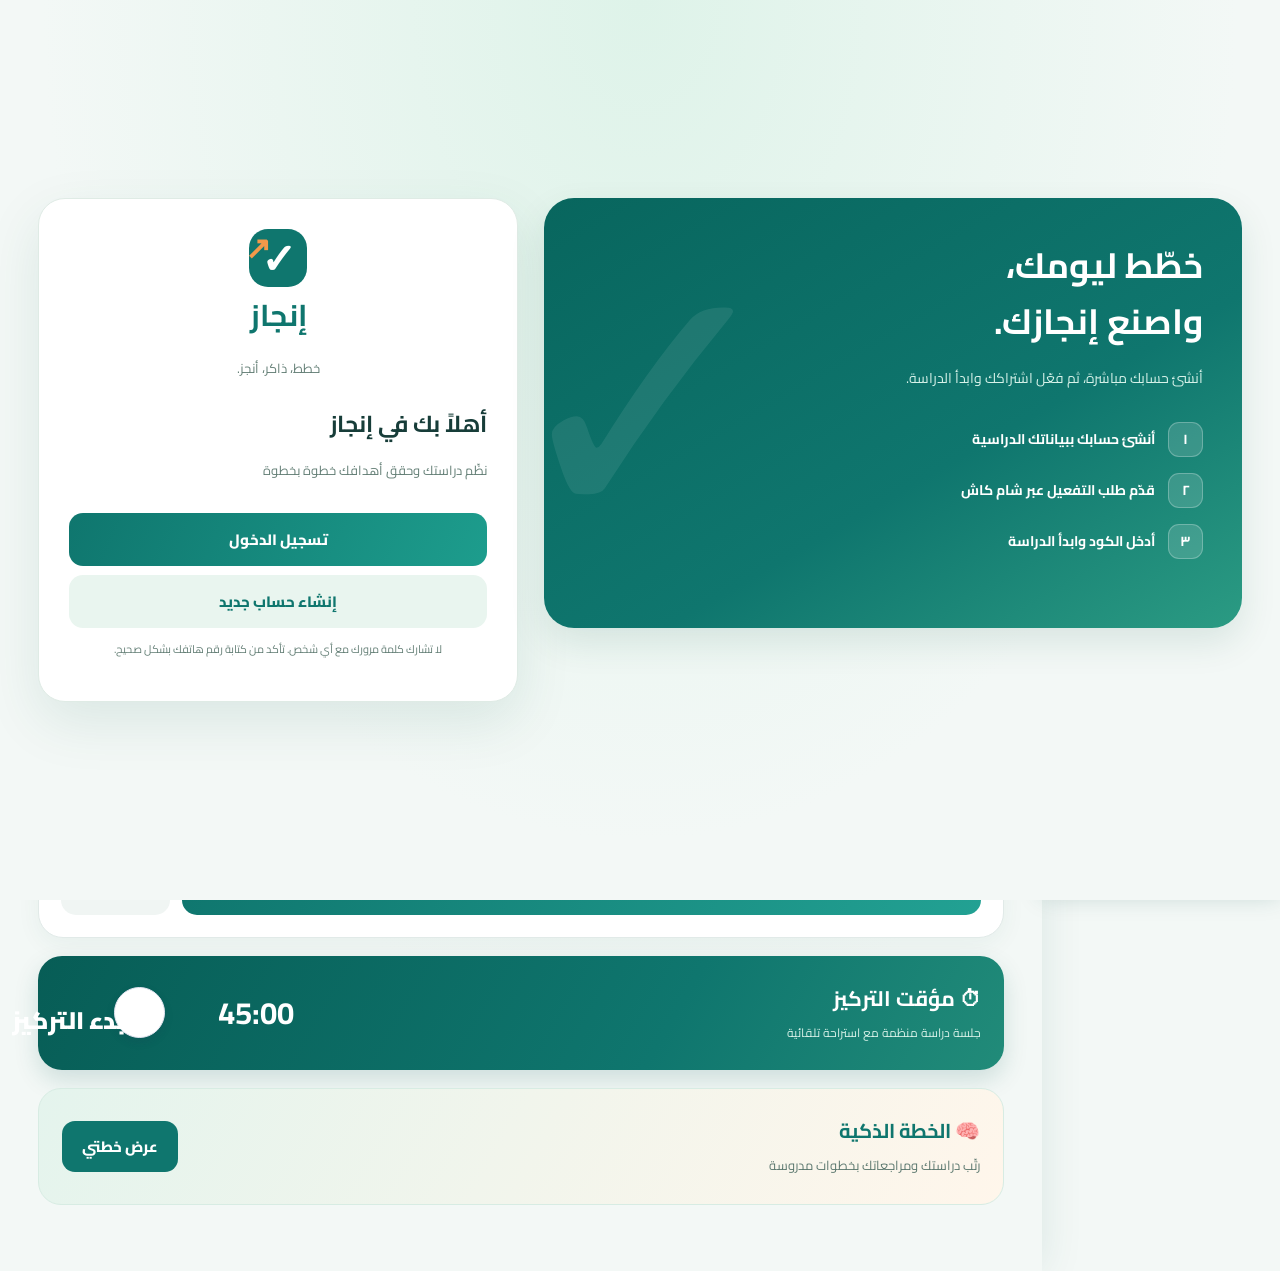
<file: student/index.html>
<!doctype html>
<html lang="ar" dir="rtl"><head><meta charset="utf-8"><meta name="viewport" content="width=device-width,initial-scale=1"><meta name="theme-color" content="#0F766E"><title>إنجاز — الطلاب</title><link rel="preconnect" href="https://fonts.googleapis.com"><link rel="preconnect" href="https://fonts.gstatic.com" crossorigin><link href="https://fonts.googleapis.com/css2?family=Cairo:wght@400;500;600;700;800;900&display=swap" rel="stylesheet"><style>
:root{--green:#0f766e;--dark:#064c48;--orange:#f2994a;--bg:#f3f8f6;--ink:#173c38;--muted:#718783;--line:#e5eeea}*{box-sizing:border-box}body{margin:0;background:var(--bg);color:var(--ink);font-family:Cairo,Tahoma,sans-serif}button,input,select{font:inherit}button{cursor:pointer}button:disabled{opacity:.55;cursor:not-allowed}.shell{max-width:1180px;margin:auto;padding-bottom:112px}.hero{background:linear-gradient(128deg,#063f43,#0f766e 72%,#178b7e);color:white;padding:26px 28px 112px;position:relative;overflow:hidden;border-radius:0 0 42px 42px}.hero:before,.hero:after{content:"";position:absolute;border:1px solid #ffffff1c;border-radius:50%;width:340px;height:340px;left:-100px;top:-185px}.hero:after{width:240px;height:240px;left:12%;top:95px}.hero-top,.hero-mid,.section-head,.task,.nav,.nav-item,.quick,.quick-card,.stats,.stat-cell,.actions,.brand,.top-actions{display:flex;align-items:center}.hero-top,.hero-mid,.section-head{justify-content:space-between}.hero-top{position:relative;z-index:1}.brand{gap:12px}.brand-mark{width:60px;height:60px;background:#ffffff17;border-radius:17px;display:grid;place-items:center}.brand-mark svg{width:48px;height:48px}.brand h1{font-size:32px;line-height:1.1;margin:0;font-weight:900}.brand p{margin:2px 0 0;font-size:12px;color:#d6f4ed}.top-actions{gap:10px}.round-btn{width:43px;height:43px;border:1px solid #ffffff42;background:#ffffff1c;color:white;border-radius:15px;font-size:21px;position:relative}.dot{position:absolute;top:8px;right:9px;width:8px;height:8px;background:#ff785e;border-radius:50%}.hero-mid{position:relative;z-index:1;margin-top:26px}.hero-mid h2{font-size:24px;margin:0}.hero-mid p{margin:4px 0 0;color:#d6eee8;font-size:14px}.hero-illus{font-size:62px;filter:drop-shadow(0 7px 8px #003b3a66)}.content{padding:0 22px}.stats-card{position:relative;margin:-80px 0 22px;background:white;border-radius:26px;box-shadow:0 15px 40px #003f3a16;padding:25px 18px;display:grid;grid-template-columns:1.2fr repeat(3,1fr);align-items:center;gap:10px}.progress{display:flex;align-items:center;gap:15px}.ring{--p:0;background:conic-gradient(var(--green) calc(var(--p)*1%),#e5f0ed 0);width:105px;height:105px;flex-shrink:0;border-radius:50%;display:grid;place-items:center}.ring:before{content:attr(data-label);width:79px;height:79px;border-radius:50%;background:white;display:grid;place-items:center;color:var(--green);font-size:23px;font-weight:900}.progress strong{font-size:16px}.stat-cell{flex-direction:column;justify-content:center;border-right:1px solid var(--line);gap:2px}.stat-cell strong{font-size:26px;color:var(--dark)}.stat-cell span{font-size:12px;color:var(--muted)}.quick{gap:13px;margin:22px 0}.quick-card{border:0;flex:1;min-width:0;border-radius:22px;padding:17px 12px;gap:12px;text-align:right;color:var(--ink);box-shadow:0 6px 16px #184c4410}.quick-card .emoji{width:48px;height:48px;border-radius:15px;display:grid;place-items:center;background:#ffffffaa;font-size:24px}.quick-card b{font-size:15px}.quick-card small{display:block;font-size:11px;color:#5e7771}.blue{background:#e8f1ff}.mint{background:#e3f5e9}.peach{background:#fff0df}.lavender{background:#f0eaff}.panel{background:white;border-radius:25px;padding:23px;box-shadow:0 6px 23px #184c440d;margin-bottom:18px}.section-head{gap:10px;margin-bottom:17px}.section-head h2{margin:0;font-size:20px}.text-btn{background:none;border:0;color:#7459c6;font-size:13px;font-weight:800}.subline{color:var(--muted);font-size:13px;margin:0 0 13px}.task{gap:12px;padding:12px 0;border-bottom:1px solid #eef3f1}.task-icon{width:43px;height:43px;display:grid;place-items:center;border-radius:13px;background:#e9f3f1;font-size:21px}.task-body{flex:1;min-width:0}.task-body b{display:block;font-size:14px}.task-body small{color:var(--muted);font-size:11px}.pill{font-size:10px;color:#307eb2;background:#e8f4ff;padding:5px 9px;border-radius:99px;white-space:nowrap}.pill.review{color:#bf7339;background:#fff0df}.check{width:22px;height:22px;accent-color:var(--green);cursor:pointer}.actions{gap:12px;margin-top:19px}.primary,.secondary{border:0;border-radius:15px;padding:13px 18px;font-weight:800}.primary{background:linear-gradient(110deg,#7960d8,#9d78e5);color:white;flex:1}.secondary{background:#f0f5f3;color:var(--green)}.smart{background:linear-gradient(110deg,#07514f,#128779);border-radius:23px;color:white;padding:23px;display:flex;align-items:center;justify-content:space-between;gap:16px;margin-bottom:22px}.smart h2{margin:0;font-size:20px}.smart p{margin:4px 0;color:#d9f3ee;font-size:13px}.smart button{background:white;color:var(--green);border:0;padding:11px 20px;border-radius:13px;font-weight:800;white-space:nowrap}.nav{position:fixed;z-index:10;bottom:12px;left:50%;transform:translateX(-50%);max-width:920px;width:calc(100% - 24px);background:#064e49;border-radius:22px;padding:10px;box-shadow:0 10px 35px #053c3b4a;justify-content:space-around}.nav-item{border:0;background:none;color:#c8e2db;flex-direction:column;gap:2px;min-width:0;padding:5px 8px;border-radius:12px;font-size:11px}.nav-item i{font-style:normal;font-size:22px}.nav-item.active{color:#ffb56d;background:#ffffff12}.hidden{display:none!important}.page-head{display:flex;justify-content:space-between;align-items:center;gap:12px;margin:18px 0}.page-head h2{margin:0}.back{background:#e3eeea;color:var(--green);border:0;border-radius:12px;padding:8px 13px}.subjects-grid{display:grid;grid-template-columns:repeat(2,minmax(0,1fr));gap:14px}.subject-card{background:white;border:1px solid var(--line);border-radius:20px;padding:20px;text-align:right;box-shadow:0 4px 14px #184c440a}.subject-card b{display:block;font-size:18px}.subject-card small{color:var(--muted)}.bar{height:9px;background:#e8f1ed;border-radius:9px;overflow:hidden;margin-top:14px}.bar span{display:block;height:100%;background:var(--green);border-radius:9px}.empty{padding:22px;text-align:center;color:var(--muted);background:#f6faf8;border-radius:15px}.field{width:100%;padding:12px;border:1px solid #d7e6df;border-radius:13px;margin:7px 0;background:white}.auth{max-width:480px;margin:24px auto}.auth .primary{width:100%;background:var(--green)}.auth .secondary{width:100%}.message{padding:12px;border-radius:12px;color:#a5372d;background:#fff1ef;margin:12px 0}.info{font-size:12px;color:var(--muted)}.notice{background:#fff8eb;border:1px solid #f4dfbd;border-radius:14px;padding:13px;font-size:13px;color:#8a6532;margin-bottom:16px}.tag{display:inline-block;background:#e8f5ef;color:var(--green);border-radius:8px;padding:3px 8px;font-size:11px}.lesson-actions{display:flex;gap:8px;align-items:center}.mini{border:0;background:var(--green);color:white;padding:8px 12px;border-radius:10px;font-size:12px}.timer{text-align:center;font-size:56px;font-weight:900;color:var(--green);font-variant-numeric:tabular-nums}.timer-actions{display:flex;gap:8px;justify-content:center}.timer-actions button{flex:1;max-width:200px}.mini-select{max-width:100%;padding:8px;border:1px solid var(--line);border-radius:10px;background:white}.more-grid{display:grid;gap:12px}.more-grid button{text-align:right;background:white;border:1px solid var(--line);padding:15px;border-radius:15px;color:var(--ink)}@media(max-width:720px){.hero{padding:18px 18px 110px;border-radius:0 0 30px 30px}.brand h1{font-size:27px}.hero-mid h2{font-size:19px}.hero-illus{font-size:43px}.content{padding:0 14px}.stats-card{grid-template-columns:repeat(3,1fr);padding:18px 10px;gap:16px}.progress{grid-column:1/-1;justify-content:center}.stat-cell{border-right:0;border-left:1px solid var(--line)}.stat-cell:last-child{border:0}.stat-cell strong{font-size:21px}.quick{gap:8px}.quick-card{flex-direction:column;text-align:center;padding:12px 4px;gap:5px;border-radius:16px}.quick-card .emoji{width:39px;height:39px;font-size:20px}.quick-card b{font-size:11px}.quick-card small{font-size:9px}.panel{padding:17px}.smart{padding:17px}.smart h2{font-size:17px}.smart button{padding:10px}.nav-item{padding:5px 2px;font-size:9px}.nav-item i{font-size:19px}}@media(max-width:390px){.quick-card b{font-size:10px}.smart{flex-wrap:wrap}.subjects-grid{grid-template-columns:1fr}}
body.dark-mode{--bg:#142a29;--ink:#e9f4ef;--muted:#a5bbb4;--line:#36534d;background:#142a29;color:#e9f4ef}body.dark-mode .panel,body.dark-mode .stats-card,body.dark-mode .subject-card,body.dark-mode .more-grid button{background:#213c38;color:#e9f4ef;border-color:#36534d}body.dark-mode .ring:before{background:#213c38}body.dark-mode .empty{background:#29443f;color:#b7cbc3}body.dark-mode .stat-cell strong{color:#e9f4ef}body.dark-mode .task{border-color:#36534d}body.dark-mode .secondary{background:#33544e;color:#d2f4e8}body.dark-mode .field{background:#29443f;color:#e9f4ef}

/* Enjaz design system — faithful structure, official emerald/orange palette */
:root{--green:#0F766E;--dark:#075b55;--orange:#F2994A;--bg:#F3F8F6;--ink:#183b38;--muted:#718983;--line:#dfeae6}
body{background:radial-gradient(ellipse at 50% 0,#e4f3ed 0,#f3f8f6 60%);font-size:15px}
.shell{max-width:780px;min-height:100vh;background:transparent;padding-bottom:120px}
.hero{background:linear-gradient(132deg,#075e58,#0F766E 58%,#198e7e);padding:20px 28px 45px;border-radius:0 0 36px 36px;min-height:218px;overflow:visible}
.hero:before,.hero:after{pointer-events:none}
.hero-top{height:62px;justify-content:center}
.hero-top .brand{position:absolute;left:50%;transform:translateX(-50%);flex-direction:row;gap:8px;white-space:nowrap}
.brand-mark{width:46px;height:46px;background:none}
.brand-mark svg{width:43px;height:43px}
.brand h1{font-size:31px}
.brand p{font-size:10px}
.top-actions{width:100%;justify-content:space-between;flex-direction:row}
.round-btn{background:#ffffff22;border:1px solid #ffffff36;border-radius:14px;width:45px;height:45px;box-shadow:0 4px 14px #064f4733}
.hero-mid{margin-top:24px;gap:12px;min-height:115px}
.hero-mid .progress{order:0;flex:0 0 auto;gap:0}
.hero-mid .progress>div:last-child{display:none}
.hero-mid .ring{width:124px;height:124px;background:conic-gradient(var(--orange) calc(var(--p)*1%),#ffffff40 0);box-shadow:0 0 0 9px #ffffff12}
.hero-mid .ring:before{width:98px;height:98px;background:#ffffff;color:var(--green);font-size:29px}
.hero-copy{flex:1;text-align:center}
.hero-mid h2{font-size:25px;line-height:1.5}
.hero-mid p{font-size:12px}
.hero-illus{order:2;font-size:62px}
.content{padding:0 18px}
.stats-card{margin:-16px 0 18px;border-radius:24px;padding:20px 12px;grid-template-columns:repeat(3,1fr);box-shadow:0 8px 25px #075b5519;border:1px solid #e2eee8;position:relative}
.stat-cell{border-right:0;border-left:1px solid var(--line)}
.stat-cell:last-child{border-left:0}
.stat-cell strong{color:var(--green);font-size:26px}
.stat-cell span{font-size:12px}
.quick{gap:10px;display:grid;grid-template-columns:repeat(4,minmax(0,1fr));margin:18px 0}
.quick-card{display:flex;flex-direction:column;justify-content:center;text-align:center;gap:7px;min-height:108px;padding:12px 6px;border-radius:21px;border:1px solid #ffffff;box-shadow:0 5px 14px #075b550d}
.quick-card .emoji{width:44px;height:44px;font-size:23px}
.quick-card b{font-size:13px}
.quick-card small{font-size:10px}
.blue{background:#e7f3fb}.mint{background:#e3f5ec}.peach{background:#fff1df}.lavender{background:#eaf4f0}
.panel{border:1px solid #e1eae8;border-radius:25px;box-shadow:0 7px 24px #0b564b0e;padding:22px;margin-bottom:18px}
.section-head h2{color:var(--green);font-size:22px}
.text-btn{color:var(--green)}
.today-metrics{display:grid;grid-template-columns:repeat(3,minmax(0,1fr));gap:9px;margin:14px 0 16px}
.today-metric{background:#e6f6ee;padding:13px 6px;border-radius:16px;text-align:center;color:#096b53}
.today-metric:nth-child(2){background:#e5f2fc;color:#1676a3}
.today-metric:nth-child(3){background:#fff0e2;color:#aa6c2a}
.today-metric strong{display:block;font-size:25px;line-height:1.3}
.today-metric span{font-size:12px}
.task{gap:11px;padding:15px 9px;border-radius:16px;border:1px solid #e9efed;margin-bottom:10px;background:#f8fbfa;flex-wrap:wrap}
.task-icon{background:#e1f2ed;color:var(--green)}
.task-body b{font-size:15px}
.task-body small{font-size:12px}
.pill{background:#e3f5ed;color:var(--green)}
.pill.review{background:#fff0df;color:#9b622c}
.primary{background:linear-gradient(110deg,#0F766E,#22a193)}
.focus-banner{background:linear-gradient(120deg,#075d56,#0f766e 65%,#218b79);border-radius:24px;color:white;padding:23px;display:flex;align-items:center;justify-content:space-between;gap:15px;margin:18px 0;box-shadow:0 10px 25px #075b5528}
.focus-banner h2{margin:0;font-size:21px}
.focus-banner p{margin:3px 0;font-size:12px;color:#d7f1e8}
.focus-actions{display:flex;align-items:center;gap:13px}
.focus-actions strong{font-size:31px;white-space:nowrap}
.focus-actions button{border:0;background:var(--orange);color:#432c0f;padding:10px 16px;border-radius:14px;font-weight:900;white-space:nowrap}
.smart{background:linear-gradient(120deg,#e4f4ed,#fff6eb);color:var(--green);border:1px solid #d7ece3}
.smart p{color:#5d7970}.smart button{background:var(--green);color:white}
.nav{bottom:0;width:100%;max-width:780px;border-radius:25px 25px 0 0;padding:13px 10px calc(13px + env(safe-area-inset-bottom));background:linear-gradient(110deg,#07534e,#0F766E);box-shadow:0 -5px 24px #064c4838;gap:3px}
.nav-item{flex:1;gap:4px;min-height:65px;border-radius:17px;color:#e2f6ef;font-size:12px;font-weight:800;justify-content:center}
.nav-item i{width:27px;height:27px;display:block}
.nav-item svg{width:27px;height:27px}
.nav-item.active{color:white;background:linear-gradient(130deg,#e89a4c,#f2aa5f);box-shadow:0 3px 12px #082f2b30}
.nav-item.active svg{stroke:#fff}
body[data-page="home"] .hero{background:linear-gradient(160deg,#e9f6f0,#f7fbf9);color:var(--green);border-radius:0 0 36px 36px}
body[data-page="home"] .brand h1{color:var(--green)}
body[data-page="home"] .brand p{color:#60857b}
body[data-page="home"] .round-btn{color:var(--green);background:#fff;border-color:#e2efe9}
body[data-page="home"] .hero-mid p{color:#5e8478}
body[data-page="home"] .ring{box-shadow:0 0 0 9px #0f766e0c;background:conic-gradient(var(--green) calc(var(--p)*1%),#dbe9e5 0)}
body[data-page="home"] .hero-mid{margin-top:32px}
body:not([data-page="home"]) .hero-mid{min-height:72px;margin-top:16px}
body:not([data-page="home"]) .hero-mid .progress{display:none}
body:not([data-page="home"]) .hero-copy{text-align:right}
body:not([data-page="home"]) .hero-illus{font-size:42px}
body:not([data-page="home"]) .hero{min-height:195px}
body:not([data-page="home"]) .content{margin-top:-15px;position:relative}
body:not([data-page="home"]) .page-head{display:none}
.page-head h2{color:var(--green)}
.subjects-grid{display:grid;grid-template-columns:1fr;gap:13px}
.subject-card{width:100%;display:grid;grid-template-columns:68px 1fr 38px;align-items:center;gap:7px 13px;min-height:115px;border-radius:24px;padding:15px 18px;border:1px solid #e2eae8}
.subject-card>span:first-child{grid-row:1/3;display:grid;place-items:center;width:62px;height:62px;background:#e1f3ec;border-radius:17px}
.subject-card b{grid-column:2;grid-row:1;font-size:19px}
.subject-card small{grid-column:2;grid-row:2;font-size:12px}
.subject-card .bar{grid-column:2/4;grid-row:3;margin:2px 0 0;height:11px}
.subject-card:after{content:'‹';grid-column:3;grid-row:1/3;font-size:35px;color:var(--green)}
.subject-card:nth-child(4n+2)>span:first-child{background:#e8f3ff}
.subject-card:nth-child(4n+3)>span:first-child{background:#fff0df}
.subject-card:nth-child(4n+4)>span:first-child{background:#e7f6ee}
.subject-card .bar span{background:linear-gradient(90deg,var(--orange),var(--green))}
.panel h3{font-size:19px;color:var(--green)}
.mini{background:var(--green)}
.settings-list{display:grid;gap:12px}
.setting-row{width:100%;display:flex;align-items:center;gap:13px;text-align:right;background:white;border:1px solid #e3ece9;border-radius:20px;padding:16px 14px;color:var(--ink);box-shadow:0 4px 15px #0b564b10}
.setting-row .setting-icon{width:49px;height:49px;display:grid;place-items:center;background:#e8f6ef;color:var(--green);font-size:24px;border-radius:16px}
.setting-row .setting-content{flex:1}
.setting-row b{font-size:17px;display:block}
.setting-row small{font-size:12px;color:var(--muted)}
.setting-row .chevron{font-size:27px;color:var(--green)}
.setting-row:nth-child(3n+2) .setting-icon{background:#fff0df;color:#ba7228}
.setting-row:nth-child(3n+3) .setting-icon{background:#e6f1fb;color:#2879a5}
.settings-logout{width:100%;padding:15px;margin-top:14px;border-radius:16px;border:1px solid #f1c8bf;background:#fff0ee;color:#ae4034;font-size:17px;font-weight:800}
.review-tabs,.plan-tabs{display:grid;grid-template-columns:repeat(2,1fr);gap:8px;background:#eaf2ef;border-radius:17px;padding:6px;margin-bottom:18px}
.plan-tabs{grid-template-columns:repeat(3,1fr)}
.review-tabs button,.plan-tabs button{border:0;background:transparent;border-radius:13px;padding:11px 5px;font-weight:800;color:var(--muted)}
.review-tabs button.selected,.plan-tabs button.selected{background:var(--green);color:white}
.review-card{background:#fff;border:1px solid #e0ebe7;border-right:5px solid var(--green);border-radius:21px;padding:17px;margin-bottom:13px;box-shadow:0 5px 14px #064c4810}
.review-card h3{margin:0 0 5px;color:var(--ink)}
.review-card p{font-size:12px;color:var(--muted);margin:2px 0 12px}
.review-card .review-card-actions{display:flex;gap:9px;align-items:center;flex-wrap:wrap}
.review-card .review-card-actions select{flex:1;min-width:145px}
.review-card .mini{flex:1;min-width:100px}
.stats-overview{display:grid;grid-template-columns:repeat(2,1fr);gap:12px;margin-bottom:18px}
.stats-tile{background:#e3f4ec;border-radius:21px;padding:18px;text-align:center}
.stats-tile:nth-child(2){background:#e5f2fc}
.stats-tile:nth-child(3){background:#fff0e1}
.stats-tile:nth-child(4){background:#edf4ed}
.stats-tile b{display:block;font-size:28px;color:var(--green)}
.stats-tile small{font-size:12px;color:var(--ink)}
.week-bars{display:flex;align-items:end;gap:9px;height:145px;padding:12px 5px 0;border-bottom:2px solid #d6e7df}
.week-bar{flex:1;display:flex;flex-direction:column;align-items:center;justify-content:end;height:100%;gap:5px}
.week-bar .column{background:linear-gradient(0deg,#0F766E,#f2aa5f);border-radius:9px 9px 0 0;width:65%;min-height:5px}
.week-bar small{font-size:10px;white-space:nowrap}
@media(min-width:780px){.shell{box-shadow:0 0 40px #0a58491b}.nav{border-radius:24px 24px 0 0}}
@media(max-width:560px){.hero{padding:13px 16px 36px;min-height:205px}.hero-top{height:54px}.brand-mark{width:38px;height:38px}.brand-mark svg{width:35px;height:35px}.brand h1{font-size:25px}.brand p{font-size:8px}.round-btn{width:41px;height:41px}.hero-mid{gap:7px;margin-top:23px}.hero-mid .ring{width:89px;height:89px}.hero-mid .ring:before{width:68px;height:68px;font-size:20px}.hero-mid h2{font-size:19px}.hero-mid p{font-size:10px}.hero-illus{font-size:44px}.content{padding:0 12px}.stats-card{padding:14px 7px}.stat-cell strong{font-size:21px}.stat-cell span{font-size:10px}.panel{padding:17px}.task{padding:12px 8px}.task-body b{font-size:13px}.task-body small{font-size:11px}.quick-card{min-height:92px;padding:10px 2px}.quick-card .emoji{width:38px;height:38px}.quick-card b{font-size:11px}.quick-card small{font-size:9px}.focus-banner{padding:15px;flex-wrap:wrap}.focus-banner h2{font-size:18px}.focus-actions strong{font-size:24px}.nav{padding:10px 4px calc(10px + env(safe-area-inset-bottom))}.nav-item{font-size:10px;padding:5px 2px;min-height:60px}.nav-item svg{width:23px;height:23px}.nav-item i{width:23px;height:23px}.setting-row b{font-size:15px}.setting-row small{font-size:11px}}
@media(max-width:360px){.hero-illus{font-size:32px}.hero-mid .ring{width:77px;height:77px}.hero-mid .ring:before{width:59px;height:59px}.hero-mid h2{font-size:16px}.nav-item{font-size:9px}}
body.dark-mode .setting-row,body.dark-mode .review-card{background:#213c38;border-color:#36534d;color:#e9f4ef}
body.dark-mode .review-card h3,body.dark-mode .setting-row b{color:#e9f4ef}
body.dark-mode .task{background:#29443f}
body[data-page="timer"] {
  --focus-primary:#485198;--focus-deep:#30386e;--focus-light:#e7e8f6;--focus-accent:#d56045;
}
body[data-page="timer"] .hero {
  min-height:0;height:auto;padding:12px clamp(15px,4vw,30px);
  border-radius:0 0 24px 24px;background:linear-gradient(125deg,#e2dff6,#faf8ff 43%,#f9e9e3);color:#292946;
}
body[data-page="timer"] .hero-top {position:relative;min-height:52px;margin:0}
body[data-page="timer"] .brand p {color:var(--focus-deep)}
body[data-page="timer"] .brand-mark svg path {stroke:var(--focus-primary)}
body[data-page="timer"] .brand-mark svg path:last-child {stroke:var(--focus-accent)}
body[data-page="timer"] .round-btn {color:var(--focus-deep)}

body[data-page="timer"] .hero-mid,body[data-page="timer"] .page-head .back,
body[data-page="timer"] .hero-welcome,body[data-page="timer"] .hero-sub {display:none}
body[data-page="timer"] .content {margin-top:0}
body[data-page="timer"] .page-head {
  display:flex;justify-content:center;margin:12px 0;background:var(--focus-light);border-radius:18px;
  padding:9px;color:var(--focus-deep);
}
body[data-page="timer"] .page-head h2 {margin:0;color:inherit}
body[data-page="timer"] .page-head h2::before {content:"⏱";margin-inline-end:8px;color:var(--focus-accent)}
body[data-page="timer"] .nav {
  background:linear-gradient(110deg,#454e90,#30386e);color:#fff;
}
body[data-page="timer"] .nav-item {color:#fff}
body[data-page="timer"] .nav-item.active {background:var(--focus-accent);color:#fff}
.focus-layout {display:grid;gap:14px;padding-bottom:10px;color:#252842}
.focus-modes,.focus-actions,.focus-settings,.focus-tasks {display:grid;gap:10px}
.focus-modes {grid-template-columns:repeat(2,minmax(0,1fr));width:min(100%,430px);margin:auto}
.focus-modes button,.focus-tasks button {font:inherit;color:inherit;cursor:pointer}
.focus-modes button {display:flex;align-items:center;justify-content:center;gap:8px;border:1px solid #daddf0;border-radius:999px;background:#f1f1f8;padding:9px;font-weight:800}
.focus-modes button[aria-pressed="true"] {background:linear-gradient(110deg,var(--focus-primary),var(--focus-deep));color:#fff;border-color:transparent}
.focus-modes button:disabled,.focus-tasks button:disabled {cursor:default}
.focus-modes i,.focus-tasks i {font-style:normal}
.focus-scene {display:grid;place-items:center;min-height:clamp(205px,40vw,330px);background:radial-gradient(ellipse at 5% 90%,#e3e5fb,transparent 50%),radial-gradient(ellipse at 95% 90%,#fae5dc,transparent 48%);border-radius:28px}
.focus-ring {--remaining:100%;--ring-color:var(--focus-primary);width:clamp(190px,41vw,308px);aspect-ratio:1;display:grid;place-items:center;border-radius:50%;padding:clamp(10px,2vw,18px);background:conic-gradient(var(--ring-color) var(--remaining),#dedff0 0)}
.focus-ring.resting {--ring-color:var(--focus-accent)}
.focus-face {display:flex;flex-direction:column;justify-content:center;align-items:center;width:100%;height:100%;border-radius:50%;background:radial-gradient(circle at 40% 30%,#fff,#f7f6ff);gap:6px}
.focus-symbol {font-size:clamp(25px,5vw,43px)}
#focusCountdown {font:800 clamp(42px,9vw,84px)/1.1 system-ui,sans-serif;font-variant-numeric:tabular-nums;color:#20213e;letter-spacing:-.055em}
.focus-phase {border-radius:999px;background:var(--focus-light);color:var(--focus-deep);padding:4px 11px;font-size:.9rem;font-weight:800}
.focus-actions {grid-template-columns:repeat(3,auto);justify-content:center;align-items:center;gap:clamp(16px,6vw,53px)}
.focus-actions button {width:51px;height:51px;border-radius:50%;border:1px solid #e4e5f1;background:#fff;color:var(--focus-primary);font-size:24px;box-shadow:0 4px 10px #25234a1c;cursor:pointer}
.focus-actions .focus-start {width:64px;height:64px;background:linear-gradient(135deg,#e98162,var(--focus-accent));color:white;border:0}
.focus-actions button:disabled {opacity:.58;cursor:default}
.focus-panel {background:#fff;border:1px solid #e6e5f0;border-radius:19px;padding:13px;box-shadow:0 4px 12px #2c285e12}
.focus-panel h3 {margin:0 0 10px;color:#272747}
.focus-tasks {grid-template-columns:repeat(auto-fit,minmax(min(100%,152px),1fr))}
.focus-tasks button {display:flex;align-items:center;gap:9px;text-align:right;background:#f1f0fb;border:1px solid #dcdcef;padding:9px;border-radius:13px}
.focus-tasks button:nth-child(3n+2) {background:#f8ebf2}.focus-tasks button:nth-child(3n) {background:#eaf1fc}
.focus-tasks button[aria-pressed="true"] {outline:2px solid var(--focus-primary);outline-offset:-2px}
.focus-tasks i {font-size:1.25rem}.focus-tasks small {display:block;color:#545678}
.focus-settings {grid-template-columns:1fr 1fr}
.focus-settings label {padding:9px;border-radius:13px;background:var(--focus-light);font-weight:750}
.focus-settings label+label {background:#f9e8e1}
.focus-settings span {display:block}
.focus-settings input {font:inherit;width:4.5em;background:#fff;border:1px solid #cecee4;border-radius:7px;color:inherit}
.focus-current {margin:0 0 8px;color:#55577d}
body.dark-mode .focus-panel {background:#f5f4ff}
@media(max-width:460px){.focus-tasks {grid-template-columns:1fr}.focus-panel {padding:11px}}
</style><style id="student-auth-style">
#authGate{position:fixed;inset:0;z-index:1000;background:linear-gradient(155deg,#e8f6ef,#f8fbfa);display:flex;align-items:center;justify-content:center;padding:18px;overflow:auto}
#authGate.hidden{display:none}
.auth-card{width:min(100%,440px);background:#fff;border-radius:26px;padding:28px 22px;box-shadow:0 18px 55px #0f766e22;text-align:right}
.auth-card h1{text-align:center;color:#0f766e;margin:0}.auth-card p{text-align:center;color:#647f76;font-size:13px}
.auth-card label{display:block;margin-top:12px;font-weight:800;font-size:13px}
.auth-card input,.auth-card select{width:100%;padding:12px;border:1px solid #d5e5df;border-radius:12px;background:#fff;margin-top:5px}
.auth-card button{border:0;border-radius:12px;padding:12px;font-weight:800}
.auth-primary{background:#0f766e;color:#fff;width:100%;margin-top:18px}
.auth-switch{background:#e9f5ef;color:#0f766e;width:100%;margin-top:9px}
#authError{color:#b53e36;font-size:13px;min-height:20px}
</style><style id="enjaz-android-responsive">
/* Android phone layout and accessibility corrections */
html{width:100%;max-width:100%;overflow-x:clip;-webkit-text-size-adjust:100%}
body{width:100%;min-width:0;max-width:100%;overflow-x:clip}
.shell,.content,.panel,.stats-card,.task,.quick,.smart,.page-head,.hero,.hero-top,.hero-mid{min-width:0;max-width:100%}
input,textarea,select{max-width:100%;min-width:0;font-size:16px}
button{touch-action:manipulation;min-height:40px}
.table-wrap{max-width:100%;overflow-x:auto;-webkit-overflow-scrolling:touch}
.nav{bottom:calc(8px + env(safe-area-inset-bottom,0px));max-width:calc(100vw - 16px);width:calc(100% - 16px);gap:2px;padding:7px 4px}
.nav-item{flex:1 1 0;padding:7px 2px;min-width:0;white-space:normal;line-height:1.4}
.nav-item i{font-size:21px}
.shell{padding-bottom:calc(108px + env(safe-area-inset-bottom,0px))}
#authGate{padding:calc(12px + env(safe-area-inset-top,0px)) 12px calc(12px + env(safe-area-inset-bottom,0px));align-items:safe center}
.auth-card{max-height:calc(100dvh - 24px);overflow-y:auto;overscroll-behavior:contain}
@media(max-width:600px){
.hero{border-radius:0 0 25px 25px}
.hero-top,.hero-mid{gap:8px}
.top-actions{gap:5px;flex-shrink:0}
.brand{min-width:0;gap:6px}
.brand h1{font-size:clamp(20px,6vw,26px)}
.brand p{font-size:10px}
.round-btn{width:38px;height:38px;flex-shrink:0}
.stats-card{grid-template-columns:repeat(3,minmax(0,1fr));gap:8px;margin-top:-32px}
.progress{grid-column:1/-1}
.stat-cell{min-width:0;text-align:center}
.stat-cell strong{font-size:clamp(17px,5vw,23px)}
.stat-cell span{font-size:10px;overflow-wrap:anywhere}
.quick{display:grid;grid-template-columns:repeat(2,minmax(0,1fr));gap:9px}
.quick-card{width:100%;min-width:0}
.quick-card small,.task-body small{overflow-wrap:anywhere}
.smart{flex-wrap:wrap}
.smart button{white-space:normal}
.subjects-grid{grid-template-columns:repeat(2,minmax(0,1fr))}
.actions{flex-wrap:wrap}
.page-head{flex-wrap:wrap}
}
@media(max-width:360px){.subjects-grid{grid-template-columns:1fr}.nav-item{font-size:10px}}
</style>
<style id="enjaz-mobile-fit-v2">
/* Phone-first sizing without changing student data or navigation logic. */
html{font-size:16px;text-size-adjust:100%;-webkit-text-size-adjust:100%}
body{overflow-wrap:break-word}
@media(max-width:600px){
.shell{width:100%;max-width:100%;padding-bottom:calc(105px + env(safe-area-inset-bottom,0px))}
.hero{width:100%;padding:14px clamp(12px,4vw,20px) 48px}
.hero-top,.hero-mid{min-width:0;gap:8px}
.brand{min-width:0;gap:8px}
.brand h1{font-size:clamp(21px,6vw,27px)}
.brand p{font-size:clamp(9px,2.6vw,12px)}
.top-actions{flex:0 0 auto;gap:6px}
.hero-mid h2{font-size:clamp(18px,5vw,24px);line-height:1.45}
.hero-mid p{font-size:clamp(11px,3vw,14px)}
.content{width:100%;padding-inline:clamp(10px,3.5vw,16px)}
.stats-card{width:100%;grid-template-columns:repeat(3,minmax(0,1fr));gap:8px;padding:14px 10px;margin-top:-30px}
.progress{grid-column:1/-1;min-width:0}
.stat-cell{min-width:0}
.stat-cell strong{font-size:clamp(18px,5vw,24px)}
.stat-cell span{font-size:clamp(10px,2.7vw,12px)}
.panel,.review-card{width:100%;max-width:100%;padding:clamp(14px,4vw,20px);border-radius:19px}
.section-head h2,.panel h3{font-size:clamp(17px,4.6vw,21px)}
.quick{display:grid;grid-template-columns:repeat(2,minmax(0,1fr));gap:10px}
.quick-card{min-width:0;width:100%;padding:12px 8px}
.quick-card b{font-size:clamp(12px,3.3vw,15px)}
.quick-card small{font-size:clamp(10px,2.7vw,12px)}
.task,.focus-banner,.smart{min-width:0;max-width:100%}
.task-body{min-width:0}
.task-body b{overflow-wrap:anywhere}
.subjects-grid{grid-template-columns:minmax(0,1fr)}
.subject-card{grid-template-columns:clamp(48px,14vw,68px) minmax(0,1fr) 22px;gap:8px;padding:13px}
.subject-card>span:first-child{width:100%;height:auto;aspect-ratio:1}
.subject-card b{font-size:clamp(15px,4.3vw,19px);overflow-wrap:anywhere}
.setting-row{min-width:0;padding:13px 11px}
.setting-row .setting-content{min-width:0}
.nav{position:fixed;left:8px;right:8px;bottom:calc(6px + env(safe-area-inset-bottom,0px));transform:none!important;width:calc(100% - 16px);max-width:none;box-sizing:border-box;padding:7px 4px;gap:2px;direction:rtl;justify-content:space-between;overflow:hidden}
.nav-item{min-width:0;min-height:56px;font-size:clamp(9px,2.6vw,12px);line-height:1.35}
.nav-item svg{width:clamp(20px,5.7vw,26px);height:clamp(20px,5.7vw,26px)}
}
@media(max-width:360px){.top-actions{gap:3px}.round-btn{width:35px;height:35px}.brand-mark{width:34px;height:34px}}
</style><style id="enjaz-desktop-layout-v1">
/* Desktop-only student workspace. Mobile layout stays unchanged. */
@media (min-width: 1100px) {
  body { overflow-x: hidden; }
  .shell { max-width: none; width: calc(100% - 238px); margin: 0 238px 0 0; padding-bottom: 44px; min-height: 100vh; }
  .hero { border-radius: 0 0 32px 32px; padding-inline: clamp(28px,4vw,76px); }
  .content { max-width: 1450px; margin-inline: auto; padding-inline: clamp(24px,3vw,52px); }
  .nav { position: fixed !important; inset: 0 0 0 auto !important; right: 0 !important; left: auto !important; bottom: 0 !important; top: 0 !important; transform: none !important; width: 238px !important; max-width: 238px !important; height: 100vh; border-radius: 0; display: flex; flex-direction: column; align-items: stretch; justify-content: flex-start; gap: 8px; padding: 38px 13px; overflow-y: auto; }
  .nav:before { content: 'إنجاز'; display: block; text-align: center; color: white; font-size: 29px; font-weight: 900; margin-bottom: 28px; }
  .nav-item { display: flex; flex-direction: row; justify-content: flex-start; gap: 13px; width: 100%; min-height: 53px; padding: 11px 16px; text-align: right; font-size: 14px; }
  .nav-item i { display: inline-flex; align-items: center; justify-content: center; width: 27px; }
  .nav-item:hover { background: #ffffff1c; color: white; }
  .subjects-grid { grid-template-columns: repeat(3,minmax(0,1fr)); }
}
@media (min-width: 1500px) {
  .subjects-grid { grid-template-columns: repeat(4,minmax(0,1fr)); }
}
</style><style>
.auth-card{width:min(100%,530px);max-height:calc(100dvh - 28px);overflow-y:auto;padding:28px 26px;scrollbar-width:thin}
.auth-card h2{text-align:center;font-size:21px;color:#174f49;margin:15px 0 10px}.auth-stage.hidden,#authRegisterFields.hidden,#authPhoneBox.hidden,#authLegacyBox.hidden,#authLegacyToggle.hidden{display:none!important}
.enjaz-auth-logo{text-align:center}.enjaz-auth-symbol{display:inline-flex;align-items:center;justify-content:center;position:relative;background:#e4f5ed;color:#0f766e;border-radius:23px;width:65px;height:65px;font-size:42px;font-weight:900}
.enjaz-auth-symbol i{position:absolute;left:-4px;top:-10px;font-style:normal;color:#f2994a;font-size:31px}
.auth-avatar{margin:12px auto 8px;width:74px;height:74px;border-radius:50%;background:#e8f6ef;display:grid;place-items:center;font-size:36px}
.auth-phone{display:flex;align-items:center;gap:10px;direction:ltr;background:#fbfdfc;border:1px solid #d7e6df;border-radius:13px;padding:0 13px;min-height:47px}
.auth-phone:focus-within{border-color:#0f766e;box-shadow:0 0 0 3px #0f766e17}
.auth-phone .country-code{color:#0f766e;font-weight:800;white-space:nowrap;font-size:15px;direction:ltr}
#authGate .auth-card .auth-phone input{min-width:0;flex:1;border:0;background:transparent;box-shadow:none;outline:none;direction:ltr;text-align:left;letter-spacing:.6px;padding-left:0}
.auth-phone-hint{font-size:11px!important;color:#61736d;margin:4px 0 12px}
.auth-legacy-toggle{border:0;background:transparent;color:#0f766e;text-decoration:underline;font-size:12px;margin:2px 0 8px;cursor:pointer}
.auth-two{display:grid;grid-template-columns:1fr 1fr;gap:12px}.auth-password{display:flex;align-items:center;gap:7px}.auth-password input{min-width:0;flex:1}.auth-password button,.payment-number button{border:0;background:#e5f5ed;color:#0f766e;border-radius:10px;padding:10px}
.auth-error{color:#b42318!important;min-height:19px}.auth-back{background:transparent!important;color:#667c75;width:100%;margin-top:8px}.auth-disclaimer{font-size:11px!important}
#subscriptionGate{position:fixed;inset:0;z-index:1100;background:linear-gradient(145deg,#e8f6ef,#fff9f0);display:flex;align-items:center;justify-content:center;padding:14px;overflow:auto}
#subscriptionGate.hidden{display:none}.payment-card{text-align:right}.payment-card label{display:block;margin-top:14px;font-weight:800}.payment-price{background:#e6f6ef;color:#08695d;padding:14px;border-radius:13px;text-align:center;font-weight:900}
.payment-number{display:flex;align-items:center;justify-content:space-between;gap:12px;background:#f3f8f6;padding:12px;border-radius:12px;direction:ltr}
.payment-number strong{overflow-wrap:anywhere}.payment-qr{display:block;max-width:230px;max-height:230px;margin:15px auto;border-radius:13px;object-fit:contain}.payment-status{background:#fff7e8;padding:12px;border-radius:12px}
.payment-help{font-size:12px!important}
.payment-qr-panel{margin:14px 0;text-align:center;background:#f8fcfa;border:1px solid #dcece5;border-radius:16px;padding:16px}
.payment-qr-panel h3{font-size:15px;color:#0f766e;margin:0 0 8px}
.payment-qr-panel .payment-qr{max-width:min(100%,270px);max-height:300px;width:auto;height:auto;margin:10px auto 14px}
.payment-download{display:block;width:100%;border:1px solid #0f766e;background:#fff;color:#0f766e;border-radius:13px;padding:12px;font-weight:800;cursor:pointer}
.payment-steps{font-size:13px;line-height:1.9;color:#415c54;background:#fff8ed;padding:12px;border-radius:12px;margin:12px 0}
.payment-no-qr{color:#7b6550;font-size:12px;margin:8px 0}
#requestActivationBtn{margin-top:10px}
</style>
<style id="enjaz-registration-published-design">
/* Registration/activation visual system adapted from the approved standalone preview.
   Real student authentication and subscription APIs remain unchanged. */
#authGate{display:grid;grid-template-columns:minmax(0,1fr) minmax(340px,480px);align-content:center;align-items:start;gap:26px;max-width:none;padding:clamp(16px,3vw,46px);background:radial-gradient(ellipse at 50% 0%,#def3e9,#f3f8f6 66%);overflow-y:auto}
#authGate .auth-journey{grid-column:1;grid-row:1;background:linear-gradient(150deg,#08665e,#0f766e 60%,#2b9b83);color:#fff;border-radius:30px;padding:clamp(24px,3vw,42px);min-height:430px;position:relative;overflow:hidden;box-shadow:0 15px 36px #0a55431c}
#authGate .auth-journey:after{content:'✓';position:absolute;bottom:-100px;left:-45px;font-size:350px;opacity:.08;pointer-events:none}
#authGate .auth-journey h2{font-size:clamp(25px,3vw,35px);line-height:1.6;margin:0 0 15px;color:#fff}
#authGate .auth-journey p{font-size:14px;color:#d7f2e9;line-height:2;max-width:560px}
#authGate .auth-journey-steps{display:grid;gap:16px;margin-top:30px}
#authGate .auth-journey-step{display:flex;align-items:center;gap:13px;font-weight:700;font-size:14px}
#authGate .auth-journey-step span{display:grid;place-items:center;width:35px;height:35px;flex:0 0 35px;background:#ffffff25;border:1px solid #ffffff40;border-radius:11px}
#authGate>.auth-card{grid-column:2;grid-row:1;width:100%;max-width:480px;margin:auto;max-height:calc(100dvh - 52px);padding:30px;border:1px solid #dfebe5;border-radius:27px;box-shadow:0 20px 55px #0a55431a}
#authGate .enjaz-auth-logo{margin-bottom:22px}
#authGate .enjaz-auth-symbol{background:#0f766e;color:#fff;border-radius:19px;width:58px;height:58px}
#authGate .auth-card h2{text-align:right;color:#173d39;font-size:23px;margin:8px 0 12px}
#authGate .auth-card p{line-height:1.85}
#authGate .auth-card input,#authGate .auth-card select{background:#fbfdfc;border:1px solid #d7e6df;border-radius:13px;min-height:47px}
#authGate .auth-card input:focus,#authGate .auth-card select:focus{outline:none;border-color:#0f766e;box-shadow:0 0 0 3px #0f766e17}
#authGate .auth-primary,#subscriptionGate .auth-primary{background:linear-gradient(115deg,#0f766e,#1d9d8d);border-radius:14px;min-height:48px}
#authGate .auth-switch,#subscriptionGate .auth-switch{border-radius:14px;min-height:46px}
#authGate .auth-avatar{width:65px;height:65px}
#authGate #authVerifyCode{font-size:25px;text-align:center;letter-spacing:9px;direction:ltr}
#authGate #authWelcome{text-align:right}
#authGate #authWelcome p{text-align:right}
#subscriptionGate{background:radial-gradient(ellipse at 50% 0%,#def3e9,#f3f8f6 66%)}
#subscriptionGate>.auth-card{width:min(100%,540px);border:1px solid #dfebe5;border-radius:27px;box-shadow:0 20px 55px #0a55431a}
#subscriptionGate .payment-price{font-size:21px;border-radius:16px;padding:19px}
#subscriptionGate .payment-number{border:1px solid #dfebe5;border-radius:14px}
#subscriptionGate .payment-status{border:1px solid #f4dfbd;line-height:1.8}
@media(max-width:850px){#authGate{display:flex;flex-direction:column;align-items:center;justify-content:flex-start;gap:16px;padding:14px;overflow-y:auto}#authGate .auth-journey{width:100%;max-width:530px;min-height:0;padding:20px 24px;border-radius:20px}#authGate .auth-journey h2{font-size:21px;margin-bottom:3px}#authGate .auth-journey p{font-size:12px;margin:0}#authGate .auth-journey-steps{display:none}#authGate>.auth-card{max-height:none;overflow:visible;width:100%;max-width:530px}}
@media(max-width:470px){#authGate{padding:10px 10px 20px}#authGate .auth-journey{display:none}#authGate>.auth-card{padding:22px 17px;border-radius:21px;max-height:none}#authGate .auth-two{grid-template-columns:repeat(2,minmax(0,1fr));gap:8px}#authGate .auth-card h2{font-size:20px}}
</style></head><body><div id="authGate">
  <aside class="auth-journey" aria-label="خطوات الانضمام إلى إنجاز"><h2>خطّط ليومك،<br>واصنع إنجازك.</h2><p>أنشئ حسابك مباشرة، ثم فعّل اشتراكك وابدأ الدراسة.</p><div class="auth-journey-steps"><div class="auth-journey-step"><span>١</span>أنشئ حسابك ببياناتك الدراسية</div><div class="auth-journey-step"><span>٢</span>قدّم طلب التفعيل عبر شام كاش</div><div class="auth-journey-step"><span>٣</span>أدخل الكود وابدأ الدراسة</div></div></aside>
  <div class="auth-card">
    <div class="enjaz-auth-logo"><span class="enjaz-auth-symbol">✓<i>↗</i></span><h1>إنجاز</h1><p>خطط، ذاكر، أنجز.</p></div>
    <div id="authWelcome" class="auth-stage"><h2>أهلاً بك في إنجاز</h2><p>نظّم دراستك وحقق أهدافك خطوة بخطوة</p><button class="auth-primary" onclick="showAuthStage('login')">تسجيل الدخول</button><button class="auth-switch" onclick="showAuthStage('register')">إنشاء حساب جديد</button></div>
    <div id="authEntry" class="auth-stage hidden">
      <h2 id="authTitle">تسجيل دخول الطالب</h2>
      <form id="authForm" onsubmit="submitStudentAuth(event)">
        <div id="authRegisterFields" class="hidden">
          <div class="auth-avatar" aria-hidden="true">👤</div>
          <label for="authFullName">الاسم الكامل *</label><input id="authFullName" maxlength="150" autocomplete="name" placeholder="الاسم الثلاثي أو الكامل">
          <div class="auth-two"><div><label for="authGender">الجنس *</label><select id="authGender"><option value="">اختر الجنس</option><option value="male">ذكر</option><option value="female">أنثى</option></select></div><div><label for="authBirthYear">سنة الميلاد *</label><select id="authBirthYear"><option value="">اختر السنة</option></select></div></div>
          <label for="authGovernorate">المحافظة *</label><select id="authGovernorate"><option value="">اختر المحافظة</option><option>دمشق</option><option>ريف دمشق</option><option>حلب</option><option>حمص</option><option>حماة</option><option>اللاذقية</option><option>طرطوس</option><option>إدلب</option><option>درعا</option><option>السويداء</option><option>القنيطرة</option><option>دير الزور</option><option>الرقة</option><option>الحسكة</option></select>
          <label for="authSchool">اسم المدرسة أو المعهد (اختياري)</label><input id="authSchool" maxlength="180" placeholder="اسم المدرسة أو المعهد">
          <label for="authGrade">الصف الدراسي *</label><select id="authGrade"><option value="ninth">الصف التاسع</option><option value="bac_science">البكالوريا العلمي</option><option value="bac_literature">البكالوريا الأدبي</option></select>
        </div>
        <div id="authPhoneBox"><label for="authPhone">رقم الهاتف السوري *</label><div class="auth-phone"><span class="country-code" aria-label="مفتاح سوريا">+963</span><input id="authPhone" type="tel" inputmode="tel" autocomplete="tel-national" placeholder="9XXXXXXXX" maxlength="18" dir="ltr" required></div><p class="auth-phone-hint">أدخل رقم الموبايل السوري، مثال: 9XXXXXXXX (بدون الصفر الأول).</p></div>
        <div id="authLegacyBox" class="hidden"><label for="authLegacyUsername">اسم المستخدم للحساب القديم *</label><input id="authLegacyUsername" autocomplete="username" maxlength="40"></div>
        <button id="authLegacyToggle" type="button" class="auth-legacy-toggle" onclick="toggleLegacyStudentLogin()">عندك حساب قديم باسم مستخدم؟</button>
        <label for="authPassword">كلمة المرور *</label><div class="auth-password"><input id="authPassword" type="password" autocomplete="current-password" minlength="6" required><button type="button" onclick="togglePassword('authPassword',this)">إظهار</button></div>
        <p id="authError" role="alert" class="auth-error"></p><button class="auth-primary" id="authSubmit" type="submit">تسجيل الدخول</button>
      </form>
      <button class="auth-switch" type="button" onclick="showAuthStage(registering?'login':'register')" id="authSwitch">إنشاء حساب جديد</button>
      <button class="auth-back" onclick="showAuthStage('welcome')">العودة إلى البداية</button>
    </div>
    <p class="auth-disclaimer">لا تشارك كلمة مرورك مع أي شخص. تأكد من كتابة رقم هاتفك بشكل صحيح.</p>
  </div>
</div>
<div id="subscriptionGate" class="hidden">
  <div class="auth-card payment-card"><div class="enjaz-auth-logo"><span class="enjaz-auth-symbol">✓<i>↗</i></span><h1>إنجاز</h1></div><h2>تفعيل الاشتراك</h2>
    <p>ادفع رسوم الاشتراك عبر شام كاش باستخدام صورة الباركود، ثم أرسل إشعار الحوالة للإدارة عبر واتساب.</p>
    <div class="payment-price" id="paymentPrice">جاري تحميل سعر الاشتراك...</div>
    <div id="shamQrWrap" class="payment-qr-panel hidden">
      <h3>باركود الدفع عبر شام كاش</h3>
      <img id="shamQrImage" alt="باركود حساب شام كاش للدفع" class="payment-qr">
      <button class="payment-download" type="button" onclick="downloadShamCashQr()">⬇ تنزيل صورة الباركود إلى الجهاز</button>
      <p class="payment-help">بعد التنزيل افتح شام كاش واستخدم الصورة للدفع. قد تُحفظ الصورة في التنزيلات حسب جهازك، ويمكن نقلها إلى المعرض.</p>
    </div>
    <p id="shamQrMissing" class="payment-no-qr hidden">صورة باركود شام كاش لم تُرفع بعد من لوحة الإدارة.</p>
    <div class="payment-steps"><strong>بعد الدفع:</strong> اضغط «طلب كود التفعيل عبر واتساب»، وأرفق صورة إشعار الحوالة في المحادثة. سيتم التحقق من الدفع قبل إصدار الكود.</div>
    <p id="studentActivationStatus" class="payment-status">جاري تحميل حالة الاشتراك...</p>
    <button class="auth-primary" id="requestActivationBtn" disabled onclick="requestStudentActivation()">طلب كود التفعيل عبر واتساب</button>
    <p class="payment-help">سيُفتح واتساب على رقم الإدارة <b dir="ltr">+963939791604</b> مع رسالة جاهزة. أرفق صورة إشعار الدفع وأرسلها.</p>
    <label for="activationCode">كود التفعيل المستلم عبر واتساب</label><input id="activationCode" placeholder="أدخل كود التفعيل" autocomplete="off">
    <button class="auth-switch" onclick="redeemStudentCode()">تفعيل الاشتراك</button>
    <p id="activationError" role="alert" class="auth-error"></p>
    <button class="auth-back" onclick="studentLogout()">تسجيل الخروج</button>
  </div>
</div><div class="shell"><header class="hero"><div class="hero-top"><div class="brand"><div class="brand-mark"><svg viewBox="0 0 64 64" aria-label="شعار إنجاز"><path d="M45 12A24 24 0 1 0 55 27" fill="none" stroke="white" stroke-width="6" stroke-linecap="round"/><path d="M19 32l10 10L51 18" fill="none" stroke="white" stroke-width="6" stroke-linecap="round" stroke-linejoin="round"/><path d="M45 13h11v11" fill="none" stroke="#f2994a" stroke-width="7" stroke-linecap="round" stroke-linejoin="round"/></svg></div><div><h1>إنجاز</h1><p>خطط، ذاكر، أنجز.</p></div></div><div class="top-actions"><button class="round-btn" aria-label="الإشعارات" onclick="go('notifications')">♧<span class="dot"></span></button><button class="round-btn" aria-label="الإعدادات" onclick="go('settings')">⚙</button></div></div><div class="hero-mid"><div class="progress"><div id="ring" class="ring" style="--p:0" data-label="0%"></div><div><strong>إنجاز المنهاج</strong><div class="info">خطوة بخطوة نحو هدفك</div></div></div><div class="hero-copy"><h2>مرحباً بك 👋</h2><p>متابعة مميزة في رحلتك الدراسية</p></div><div class="hero-illus" aria-hidden="true">📚🎓</div></div></header><div class="content"><div id="notice" class="notice hidden"></div><div id="home"><div class="stats-card"><div class="stat-cell"><strong id="completed">0</strong><span>درس منجز</span></div><div class="stat-cell"><strong id="remaining">0</strong><span>درس متبقٍ</span></div><div class="stat-cell"><strong id="hours">0</strong><span>ساعة دراسة</span></div></div><div class="quick"><button class="quick-card blue" onclick="go('subjects')"><span class="emoji">📖</span><span><b>المواد</b><small>دروسي</small></span></button><button class="quick-card mint" onclick="go('reviews')"><span class="emoji">🔄</span><span><b>المراجعات</b><small id="reviewCount">المستحقة</small></span></button><button class="quick-card peach" onclick="go('stats')"><span class="emoji">📊</span><span><b>التحصيلات</b><small>تقدمي</small></span></button><button class="quick-card lavender" onclick="go('dates')"><span class="emoji">📅</span><span><b>التواريخ المهمة</b><small>مواعيدي</small></span></button></div><section class="panel"><div class="section-head"><h2>📅 خطة اليوم</h2><button class="text-btn" onclick="go('plan')">عرض الخطة كاملة ←</button></div><p class="subline" id="planSummary">الدروس الجديدة والمراجعات المستحقة</p><div class="today-metrics"><div class="today-metric"><strong id="metricTotal">0</strong><span>مهام اليوم</span></div><div class="today-metric"><strong id="metricFresh">0</strong><span>دروس جديدة</span></div><div class="today-metric"><strong id="metricReview">0</strong><span>مراجعات</span></div></div><div id="todayTasks" class="empty">جارٍ تجهيز خطة دراستك.</div><div class="actions"><button class="primary" onclick="go('timer')">▶ بدء جلسة دراسة</button><button class="secondary" onclick="go('timer')">⏱ المؤقت</button></div></section><section class="focus-banner"><div><h2>⏱ مؤقت التركيز</h2><p>جلسة دراسة منظمة مع استراحة تلقائية</p></div><div class="focus-actions"><strong id="focusTime">25:00</strong><button onclick="go('timer')">▶ بدء التركيز</button></div></section><section class="smart"><div><h2>🧠 الخطة الذكية</h2><p>رتّب دراستك ومراجعاتك بخطوات مدروسة</p></div><button onclick="go('plan')">عرض خطتي</button></section></div><div id="subpage" class="hidden"><div class="page-head"><h2 id="pageTitle"></h2><button class="back" onclick="go('home')">العودة للرئيسية ←</button></div><div id="pageBody"></div></div></div></div><nav class="nav" aria-label="القائمة الرئيسية"><button class="nav-item active" data-nav="home" onclick="go('home')"><i><svg viewBox="0 0 24 24" fill="none" stroke="currentColor" stroke-width="1.9" stroke-linecap="round" stroke-linejoin="round" aria-hidden="true"><path d="m3 10 9-7 9 7v10a1 1 0 0 1-1 1h-5v-7H9v7H4a1 1 0 0 1-1-1z"/></svg></i><span>الرئيسية</span></button><button class="nav-item" data-nav="subjects" onclick="go('subjects')"><i><svg viewBox="0 0 24 24" fill="none" stroke="currentColor" stroke-width="1.9" stroke-linecap="round" stroke-linejoin="round" aria-hidden="true"><path d="M12 7v14M3 18V5a2 2 0 0 1 2-2h5a2 2 0 0 1 2 2v16H5a2 2 0 0 1-2-3Zm18 0V5a2 2 0 0 0-2-2h-5a2 2 0 0 0-2 2v16h7a2 2 0 0 0 2-3Z"/></svg></i><span>المواد</span></button><button class="nav-item" data-nav="timer" onclick="go('timer')"><i><svg viewBox="0 0 24 24" fill="none" stroke="currentColor" stroke-width="1.9" stroke-linecap="round" aria-hidden="true"><circle cx="12" cy="14" r="7"/><path d="M9 2h6m-3 0v5m0 7 2-3m4-4 2 2"/></svg></i><span>المؤقت</span></button><button class="nav-item" data-nav="reviews" onclick="go('reviews')"><i><svg viewBox="0 0 24 24" fill="none" stroke="currentColor" stroke-width="1.9" stroke-linecap="round" stroke-linejoin="round" aria-hidden="true"><path d="M3 11a9 9 0 0 1 15.5-6.3L21 7M21 3v4h-4M21 13a9 9 0 0 1-15.5 6.3L3 17m0 4v-4h4"/></svg></i><span>المراجعات</span></button><button class="nav-item" data-nav="stats" onclick="go('stats')"><i><svg viewBox="0 0 24 24" fill="none" stroke="currentColor" stroke-width="1.9" stroke-linecap="round" stroke-linejoin="round" aria-hidden="true"><path d="M3 3v18h18M7 16v-5m5 5V7m5 9V5"/></svg></i><span>التحصيلات</span></button></nav><script>window.ENGAZ_API_URL="https://engaz-preview-api.onrender.com";</script><script src="../shared.js"></script><script>
let subjects=[],reviews=[],stats={total:0,completed:0},preview=false,active='home';
const el=id=>document.getElementById(id);const safe=x=>esc(x??'');const today=()=>new Date().toLocaleDateString('en-CA');const storeKey='engazLocalPreviewV2';
function saveLocal(){try{localStorage.setItem(storeKey,JSON.stringify({subjects,reviews}))}catch(e){note('تعذر حفظ التقدم على هذا الجهاز')}}
function loadLocal(){try{return JSON.parse(localStorage.getItem(storeKey)||'null')}catch(e){return null}}
function addDays(days){let d=new Date();d.setDate(d.getDate()+days);return d.toLocaleDateString('en-CA')+'T12:00:00'}
function refreshLocal(){stats={total:subjects.reduce((n,s)=>n+s.lessons.length,0),completed:subjects.reduce((n,s)=>n+s.lessons.filter(l=>l.completed).length,0)};renderHome();if(active!=='home')go(active)}
function resetLocal(){if(!confirm('هل تريد مسح التقدم التجريبي المحفوظ على هذا الجهاز؟'))return;localStorage.removeItem(storeKey);demo();note('تمت إعادة ضبط التجربة المحلية')}
function note(s){el('notice').textContent=s;el('notice').classList.remove('hidden');setTimeout(()=>el('notice')?.classList.add('hidden'),6500)}
function demo(){preview=true;const saved=loadLocal();subjects=saved?.subjects||[{id:1,title:'الرياضيات',lessons:[{id:1,title:'المعادلات',completed:false},{id:2,title:'الهندسة',completed:false},{id:4,title:'الأعداد الحقيقية',completed:false}]},{id:2,title:'الفيزياء',lessons:[{id:3,title:'المجال الكهربائي',completed:false},{id:5,title:'الحركة التوافقية',completed:false},{id:8,title:'الطاقة',completed:false}]},{id:3,title:'الكيمياء',lessons:[{id:6,title:'التوازن الكيميائي',completed:false},{id:7,title:'المحاليل والتركيز',completed:false},{id:9,title:'الأكسدة والاختزال',completed:false}]},{id:4,title:'علم الأحياء',lessons:[{id:10,title:'الخلية',completed:false},{id:11,title:'الوراثة',completed:false}]},{id:5,title:'اللغة العربية',lessons:[{id:12,title:'النحو',completed:false},{id:13,title:'البلاغة',completed:false}]},{id:6,title:'اللغة الإنجليزية',lessons:[{id:14,title:'القواعد',completed:false},{id:15,title:'المفردات',completed:false}]}];reviews=saved?.reviews||[];refreshLocal();go('home')}
let smartToday=null,studySeconds=0,planLoadVersion=0,studyStats={by_subject:{},daily:[]};
async function refreshStudyStats(){
  const session=token();
  const response=await api('/api/study-sessions/stats');
  if(session!==token())return;
  studyStats=response;
  studySeconds=response.total_seconds||0;
}
const studyDateFormat=new Intl.DateTimeFormat('en-CA',{timeZone:'Asia/Damascus',year:'numeric',month:'2-digit',day:'2-digit'});
const studyDate=value=>studyDateFormat.format(new Date(value));
async function refreshTodayPlan(){
  const version=++planLoadVersion;
  const session=token();
  const hours=cfg.hours;
  if(smartToday?.hours!==hours)smartToday=null;
  if(!session||preview)return;
  try{
    const plan=await api('/api/plan/today?hours='+encodeURIComponent(hours));
    if(version===planLoadVersion&&session===token())smartToday=plan;
  }catch(e){
    if(version===planLoadVersion&&session===token())note('تعذر تحميل الخطة الذكية: '+e.message);
  }
}
async function load(){try{
  [subjects,stats,reviews]=await Promise.all([api('/api/subjects'),api('/api/stats'),api('/api/reviews')]);
  preview=false;
  await refreshTodayPlan();
  try{await refreshStudyStats()}catch(e){}
  tickTimer();
  renderHome();if(active!=='home')go(active);
}catch(e){if(String(e.message).includes('الاشتراك غير مفعل')){el('subscriptionGate').classList.remove('hidden');await loadStudentActivation()}else note('تعذر تحميل البيانات: '+e.message)}}
function pending(){return reviews.filter(r=>!r.completed_at)}
function isReviewDue(review){return Date.parse(review.due_at)<=Date.now()}
function due(){return pending().filter(isReviewDue)}
function todayReviewTasks(){
  if(!preview){
    return (smartToday?.reviews||[]).map(r=>({...r,lesson_title:r.title,subject_title:r.subject}));
  }
  return due().sort((a,b)=>Date.parse(a.due_at)-Date.parse(b.due_at)).slice(0,3);
}
function renderHome(){
  const p=stats.total?Math.round(100*stats.completed/stats.total):0;
  el('ring').style.setProperty('--p',p);el('ring').dataset.label=p+'%';
  el('completed').textContent=stats.completed;el('remaining').textContent=Math.max(0,stats.total-stats.completed);
  el('hours').textContent=(studySeconds/3600).toFixed(1);el('reviewCount').textContent=due().length+' مستحقة';
  const fresh=upcoming(),reviewTasks=todayReviewTasks();
  const cycle=smartToday?.full_review;
  const comprehensive=cycle?.tasks||[];
  el('planSummary').textContent='دروس جديدة ومراجعات مستحقة حسب تقدمك';
  el('metricFresh').textContent=fresh.length;el('metricReview').textContent=reviewTasks.length+comprehensive.length;
  el('metricTotal').textContent=fresh.length+reviewTasks.length+comprehensive.length;
  const rows=[...reviewTasks.map(r=>taskRow(r.lesson_title,r.subject_title,true,r.lesson_id,r.stage)),
    ...comprehensive.map(task=>fullReviewTask(task,cycle.id)),
    ...fresh.map(l=>taskRow(l.title,l.subject,false,l.id))];
  el('todayTasks').className=rows.length?'':'empty';
  el('todayTasks').innerHTML=rows.join('')||'لا توجد مهام في خطة اليوم حالياً.';
}
function taskRow(title,subject,isReview,id,stage){return '<div class="task"><span class="task-icon">'+(isReview?'🔄':'📘')+'</span><div class="task-body"><b>'+safe(title)+'</b><small>'+safe(subject)+'</small></div><span class="pill '+(isReview?'review':'')+'">'+(isReview?'مراجعة':'درس جديد')+'</span><input class="check" type="checkbox" aria-label="إنهاء المهمة" onchange="'+(isReview?'reviewPrompt('+id+','+stage+')':'complete('+id+')')+'"></div>'}
async function complete(id){if(preview){let lesson=subjects.flatMap(s=>s.lessons).find(l=>l.id===id);if(!lesson||lesson.completed)return;lesson.completed=true;lesson.completed_at=new Date().toISOString();reviews.push({lesson_id:id,stage:1,subject_title:subjects.find(s=>s.lessons.some(l=>l.id===id)).title,lesson_title:lesson.title,due_at:addDays(3),completed_at:null,rating:null});saveLocal();refreshLocal();note('تم حفظ الدرس على جهازك، والمراجعة الأولى بعد 3 أيام.');return}try{await api('/api/lessons/'+id+'/complete',{method:'POST'});await load();note('تم تسجيل دراسة الدرس وإضافته للمراجعة.')}catch(e){note(e.message);renderHome()}}
function reviewPrompt(id,stage){reviewTab='today';go('reviews');let box=el('rating-'+id+'-'+stage);if(box)box.focus()}
async function rate(id,stage){if(preview){let r=reviews.find(x=>x.lesson_id===id&&x.stage===stage&&!x.completed_at);if(!r)return;let rating=el('rating-'+id+'-'+stage)?.value;if(!rating)return;r.rating=rating;r.completed_at=new Date().toISOString();if(stage===1){let days={'لم أتذكر':3,'تذكرت بصعوبة':5,'تذكرت معظم المعلومات':7,'أتقنت الدرس':10}[rating];reviews.push({...r,stage:2,due_at:addDays(days),completed_at:null,rating:null})}saveLocal();refreshLocal();note(stage===1?'تمت المراجعة، وحُدد موعد المراجعة الثانية.':'اكتملت مراجعتا الدرس.');return}try{let rating=el('rating-'+id+'-'+stage).value;await api('/api/reviews/'+id+'/'+stage+'/complete',{method:'POST',body:JSON.stringify({rating})});await load();note('تم حفظ المراجعة.')}catch(e){note(e.message)}}

const pageHeader={home:['مرحباً بك','لنواصل إنجاز خطتك اليوم ✨','📚🎓'],subjects:['المواد','جميع موادك الدراسية وتقدمك فيها','📚'],plan:['الخطة الذكية','خطة دراسية تناسب وقتك ومستواك','🎯'],reviews:['المراجعات','مراجعة متباعدة لتعزيز حفظك وإتقانك','📚'],stats:['التحصيلات','تقدمك وإنجازاتك الدراسية','📈'],settings:['الإعدادات','تحكم بتجربتك الدراسية','⚙️'],timer:['مؤقت التركيز','دراسة مركزة واستراحة منظمة','⏳'],dates:['التواريخ المهمة','المواعيد الرسمية الخاصة بصفك','📅'],notifications:['الإشعارات','آخر التحديثات والتنبيهات','🔔'],more:['المزيد','إعدادات وخدمات إنجاز','⚙️']};
function subjectIcon(title){return /رياض/.test(title)?'🧮':/فيزي/.test(title)?'⚛️':/كيمي/.test(title)?'⚗️':/أحياء|علوم/.test(title)?'🧬':/عرب/.test(title)?'🪶':/إنجلي/.test(title)?'🔤':'📚'}
function syncHeader(page){let k=page.startsWith('subject-')?'subjects':page;let h=pageHeader[k]||pageHeader.settings;document.body.dataset.page=k;document.querySelector('.hero-copy h2').textContent=h[0];document.querySelector('.hero-copy p').textContent=h[1];document.querySelector('.hero-illus').textContent=h[2]}

const titles={subjects:'المواد الدراسية',reviews:'المراجعات الذكية',plan:'الخطة الذكية',stats:'التحصيلات',dates:'التواريخ المهمة',timer:'مؤقت الدراسة',more:'المزيد',notifications:'الإشعارات'};
function go(page){syncHeader(page);if(['plan','reviews','stats','dates','settings'].includes(page)){specialGo(page);return}active=page;el('home').classList.toggle('hidden',page!=='home');el('subpage').classList.toggle('hidden',page==='home');document.querySelectorAll('[data-nav]').forEach(b=>b.classList.toggle('active',b.dataset.nav===page));if(page==='home'){window.scrollTo(0,0);return}el('pageTitle').textContent=titles[page]||'المادة';let body='';if(page==='subjects'){body=subjects.length?'<div class="subjects-grid">'+subjects.map((s,i)=>{let done=s.lessons.filter(l=>l.completed).length,p=s.lessons.length?Math.round(done*100/s.lessons.length):0;return '<button class="subject-card" onclick="go(\'subject-'+s.id+'\')"><span style="font-size:30px">'+subjectIcon(s.title)+'</span><b>'+safe(s.title)+'</b><small>'+done+' من '+s.lessons.length+' دروس • '+p+'%</small><div class="bar"><span style="width:'+p+'%"></span></div></button>'}).join('')+'</div>':'<div class="empty">لم تُضف مواد بعد من لوحة الإدارة.</div>'}
else if(page.startsWith('subject-')){let s=subjects.find(x=>String(x.id)===page.slice(8));el('pageTitle').textContent=s?s.title:'المادة';body=s?'<section class="panel">'+(s.lessons.map(l=>'<div class="task"><span class="task-icon">📖</span><div class="task-body"><b>'+safe(l.title)+'</b><small>'+(l.completed?'تمت الدراسة • في نظام المراجعة':'لم يُدرس بعد')+'</small></div>'+(l.completed?'<span class="tag">✓ منجز</span>':'<button class="mini" onclick="complete('+l.id+')">تمت الدراسة</button>')+'</div>').join('')||'<div class="empty">لا توجد دروس بعد.</div>')+'</section>':'<div class="empty">المادة غير موجودة.</div>'}
else if(page==='reviews'){body='<section class="panel"><p class="subline">المراجعات المستحقة والمتأخرة تظهر أولاً.</p>'+(pending().sort((a,b)=>a.due_at.localeCompare(b.due_at)).map(r=>'<div class="task"><span class="task-icon">🔄</span><div class="task-body"><b>'+safe(r.lesson_title)+'</b><small>'+safe(r.subject_title)+' • مراجعة '+r.stage+' • '+safe(r.due_at.slice(0,10))+'</small><select class="mini-select" id="rating-'+r.lesson_id+'-'+r.stage+'"><option value="لم أتذكر">لم أتذكر</option><option value="تذكرت بصعوبة">تذكرت بصعوبة</option><option value="تذكرت معظم المعلومات">تذكرت معظم المعلومات</option><option value="أتقنت الدرس">أتقنت الدرس</option></select></div><button class="mini" onclick="rate('+r.lesson_id+','+r.stage+')">إكمال</button></div>').join('')||'<div class="empty">لا توجد مراجعات معلّقة.</div>')+'</section>'}
else if(page==='plan'){body='<section class="panel"><h3>مهام اليوم</h3><p class="subline">عرض الدروس غير المنجزة والمراجعات المستحقة وفق البيانات المتاحة.</p>'+el('todayTasks').innerHTML+'</section><div class="notice">الجدولة اليومية حسب الساعات والأولويات ما زالت قيد التطوير؛ تظهر هنا الدروس والمراجعات المتاحة.</div>'}
else if(page==='stats'){body='<section class="panel"><h3>تقدمك الدراسي</h3><p>الدروس المنجزة: <b>'+stats.completed+'</b></p><p>إجمالي الدروس: <b>'+stats.total+'</b></p><p>المراجعات المعلقة: <b>'+pending().length+'</b></p><p class="info">ساعات الدراسة التفصيلية تحتاج إلى ربط نظام المؤقت بالسجل.</p></section>'}
else if(page==='dates'){body='<div class="empty">لا توجد مواعيد معروضة حالياً. ربط تواريخ الإدارة لم يكتمل بعد.</div>'}
else if(page==='notifications'){body='<div class="empty">سجل الإشعارات وربط الإشعارات الفورية قيد التنفيذ.</div>'}
else if(page==='timer'){body=timerView();setTimeout(tickTimer,0)}
else if(page==='more'){body='<div class="more-grid"><button onclick="go(\'settings\')">⚙ الإعدادات</button><button onclick="go(\'notifications\')">🔔 الإشعارات</button><button onclick="go(\'stats\')">📊 التحصيلات</button><button onclick="go(\'dates\')">📅 التواريخ المهمة</button><button onclick="resetLocal()">🧹 إعادة ضبط التقدم التجريبي</button></div><p class="info">البيانات التجريبية تُحفظ على هذا الجهاز فقط، ولا تتزامن مع لوحة الإدارة حالياً.</p>'}

el('pageBody').innerHTML=body;window.scrollTo(0,0)}
let timerAccount=null,timerStore=null,syncingTimer=false,timerRetryAt=0;
function timerPhase(mode){
  const minutes=mode==='study'?cfg.study:cfg.rest;
  return {mode,duration:minutes*60000,left:minutes*60000,end:0,elapsed:0,id:null,pausedAt:0};
}
function restoreTimer(){
  if(!timerAccount)return null;
  try{return JSON.parse(localStorage.getItem('engazTimerV2:'+timerAccount));}
  catch(error){return null;}
}
function setTimerAccount(id){
  timerAccount=id;
  timerRetryAt=0;
  timerStore=restoreTimer()||{phase:timerPhase('study'),task:null,pending:[]};
}
function saveTimer(){
  if(timerAccount)localStorage.setItem('engazTimerV2:'+timerAccount,JSON.stringify(timerStore));
}
function timerTasks(){
  const cycle=smartToday?.full_review;
  return [
    ...todayReviewTasks().map(r=>({key:'review-'+r.lesson_id+'-'+r.stage,id:r.lesson_id,title:r.lesson_title,subject:r.subject_title,type:'مراجعة ذكية'})),
    ...(cycle?.tasks||[]).map(r=>({key:'cycle-'+cycle.id+'-'+r.lesson_id,id:r.lesson_id,title:r.title,subject:r.subject,type:'مراجعة المنهاج'})),
    ...upcoming().map(l=>({key:'lesson-'+l.id,id:l.id,title:l.title,subject:l.subject,type:'درس جديد'}))
  ];
}
function timerHasElapsed(){
  const phase=timerStore?.phase;
  return Boolean(phase&&(phase.end||phase.elapsed));
}
function recordTimerStudy(end){
  const {phase,task}=timerStore;
  const seconds=Math.floor(phase.elapsed/1000);
  if(phase.mode==='study'&&seconds&&task&&!preview){
    timerStore.pending.push({client_id:phase.id,lesson_id:task.id,duration_seconds:seconds,ended_at:new Date(end).toISOString()});
  }
}
function advanceTimer(now=Date.now()){
  const phase=timerStore?.phase;
  if(!phase?.end||phase.end>now)return false;
  phase.elapsed+=phase.left;
  const end=phase.end;
  if(phase.mode==='study'){
    recordTimerStudy(end);
    timerStore.phase=timerPhase('rest');
    timerStore.phase.end=end+timerStore.phase.duration;
  }else{
    timerStore.phase=timerPhase('study');
  }
  if(!advanceTimer(now))saveTimer();
  return true;
}
function startTimer(){
  if(!timerStore)return;
  advanceTimer();
  const phase=timerStore.phase;
  if(phase.end)return;
  if(phase.mode==='study'&&!phase.elapsed&&
      !timerTasks().some(task=>task.key===timerStore.task?.key)){
    note('اختر مهمة من مهام اليوم أولاً.');
    return;
  }
  phase.id??=crypto.randomUUID();
  phase.end=Date.now()+phase.left;
  saveTimer();
  renderTimer();
}
function pauseTimer(now=Date.now()){
  if(advanceTimer(now)){renderTimer();return;}
  const phase=timerStore?.phase;
  if(!phase?.end)return;
  const left=Math.min(phase.left,phase.end-now);
  phase.pausedAt=now;
  phase.elapsed+=phase.left-left;
  phase.left=left;
  phase.end=0;
  saveTimer();
  renderTimer();
}
function resetTimer(){
  if(!timerStore)return;
  pauseTimer();
  recordTimerStudy(timerStore.phase.pausedAt||Date.now());
  timerStore.phase=timerPhase(timerStore.phase.mode);
  saveTimer();
  renderTimer();
  void syncTimerSessions();
}
function chooseTimerMode(mode){
  if(!timerStore||timerHasElapsed())return;
  timerStore.phase=timerPhase(mode);
  saveTimer();
  renderTimer();
}
function chooseTimerTask(index){
  if(!timerStore||timerHasElapsed())return;
  const task=timerTasks()[index];
  if(!task)return;
  timerStore.task=task;
  saveTimer();
  renderTimer();
}
function setTimerLength(mode,value){
  const max=mode==='study'?180:60;
  const minutes=Number(value);
  if(!Number.isInteger(minutes)||minutes<1||minutes>max){
    note('أدخل مدة صحيحة من 1 إلى '+max+' دقيقة.');
  }else{
    cfg[mode]=minutes;
    saveCfg();
    if(timerStore?.phase.mode===mode&&!timerHasElapsed()){
      timerStore.phase=timerPhase(mode);
      saveTimer();
    }
  }
  if(active==='timer')renderTimer();
}
async function syncTimerSessions(){
  const session=token(),store=timerStore;
  if(syncingTimer||!session||!timerAccount||!store?.pending.length||!navigator.onLine||Date.now()<timerRetryAt)return;
  syncingTimer=true;
  try{
    while(session===token()&&store===timerStore&&store.pending.length){
      await api('/api/study-sessions',{method:'POST',body:JSON.stringify(store.pending[0])});
      if(session!==token()||store!==timerStore)return;
      store.pending.shift();
      saveTimer();
    }
    if(session===token()&&store===timerStore){
      await refreshStudyStats();
      renderHome();
      if(active==='stats')specialGo('stats');
    }
  }catch(error){
    timerRetryAt=Date.now()+15000;
    // Preserve unsynced sessions so reconnecting or reopening can retry.
  }finally{
    syncingTimer=false;
    const syncLabel=el('focusSync');
    if(syncLabel)syncLabel.hidden=!timerStore?.pending.length;
  }
}
function paintTimer(){
  const phase=timerStore?.phase||timerPhase('study');
  const face=el('focusCountdown');
  const shortcut=el('focusTime');
  const left=phase.end?Math.min(phase.left,Math.max(0,phase.end-Date.now())):phase.left;
  const seconds=Math.ceil(left/1000);
  const label=String(Math.floor(seconds/60)).padStart(2,'0')+':'+String(seconds%60).padStart(2,'0');
  if(face)face.textContent=label;
  if(shortcut)shortcut.textContent=label;
  el('focusRing')?.style.setProperty('--remaining',(left/phase.duration*100)+'%');
}
function tickTimer(){
  if(advanceTimer()&&active==='timer')renderTimer();
  paintTimer();
  if(timerStore?.pending.length)void syncTimerSessions();
}
function renderTimer(){
  if(active!=='timer')return;
  el('pageBody').innerHTML=timerView();
  paintTimer();
}
function timerView(){
  const phase=timerStore?.phase||timerPhase('study');
  const locked=timerHasElapsed()?' disabled':'';
  const rest=phase.mode==='rest';
  const tasks=timerTasks();
  const modeButton=(mode,label,icon)=>'<button type="button" aria-pressed="'+(phase.mode===mode)+'"'+locked+
    ' onclick="chooseTimerMode(\''+mode+'\')"><i aria-hidden="true">'+icon+'</i>'+label+'</button>';
  const taskButtons=tasks.map((task,index)=>{
    const selected=timerStore?.task?.key===task.key;
    return '<button type="button" aria-pressed="'+selected+'"'+locked+' onclick="chooseTimerTask('+index+
      ')"><i aria-hidden="true">'+subjectIcon(task.subject)+'</i><span><b>'+safe(task.subject)+
      '</b><small>'+safe(task.title)+' · '+safe(task.type)+'</small></span></button>';
  }).join('');
  return '<div class="focus-layout"><div class="focus-modes">'+modeButton('study','دراسة','▤')+
    modeButton('rest','استراحة','☕')+'</div><div class="focus-scene"><div class="focus-ring'+(rest?' resting':'')+
    '" id="focusRing"><div class="focus-face"><span class="focus-symbol" aria-hidden="true">'+(rest?'☕':'📖')+
    '</span><output id="focusCountdown" dir="ltr" aria-label="الوقت المتبقي"></output><span class="focus-phase">'+
    (rest?'وقت الاستراحة':'وقت الدراسة')+'</span></div></div></div>'+
    '<div class="focus-actions"><button type="button" onclick="pauseTimer()" aria-label="إيقاف مؤقت" title="إيقاف مؤقت"'+
    (!phase.end?' disabled':'')+'>■</button><button type="button" class="focus-start" onclick="startTimer()" aria-label="بدء أو متابعة" title="بدء أو متابعة"'+
    (phase.end?' disabled':'')+'>▶</button><button type="button" onclick="resetTimer()" aria-label="إعادة ضبط" title="إعادة ضبط">↻</button></div>'+
    '<section class="focus-panel"><h3>اختر المهمة للدراسة</h3>'+
    (timerHasElapsed()&&timerStore?.task?'<p class="focus-current">المهمة الحالية · '+safe(timerStore.task.title)+'</p>':'')+
    (taskButtons?'<div class="focus-tasks">'+taskButtons+'</div>':'<p class="focus-current">لا توجد مهام متاحة حالياً. <button class="secondary" onclick="go(\'plan\')">عرض الخطة</button></p>')+
    '</section><section class="focus-panel"><h3>إعدادات المؤقت</h3><div class="focus-settings">'+
    '<label>مدة الدراسة <span><input type="number" min="1" max="180" value="'+cfg.study+
    '" onchange="setTimerLength(\'study\',this.value)"> دقيقة</span></label>'+
    '<label>مدة الاستراحة <span><input type="number" min="1" max="60" value="'+cfg.rest+
    '" onchange="setTimerLength(\'rest\',this.value)"> دقائق</span></label></div></section>'+
    '<p id="focusSync" class="focus-current"'+(timerStore?.pending.length?'':' hidden')+'>وقت الدراسة محفوظ على الجهاز وبانتظار المزامنة.</p></div>';
}
window.addEventListener('online',()=>{timerRetryAt=0;tickTimer()});
document.addEventListener('visibilitychange',()=>{if(!document.hidden)tickTimer()});
window.addEventListener('storage',event=>{
  if(timerAccount&&event.key==='engazTimerV2:'+timerAccount&&!syncingTimer){
    timerStore=restoreTimer()||timerStore;
    renderTimer();
  }
});
setInterval(tickTimer,250);

const configKey='engazSettingsV1', datesKey='engazDateNotesV1';
let cfg=Object.assign({mode:'smart',hours:3,days:30,reviewDays:15,study:45,rest:10,difficult:[],manual:[],dark:false},JSON.parse(localStorage.getItem(configKey)||'{}'));
let dateNotes=JSON.parse(localStorage.getItem(datesKey)||'{}');


function saveCfg(){localStorage.setItem(configKey,JSON.stringify(cfg))}
function applyTheme(){document.body.classList.toggle('dark-mode',!!cfg.dark)}
async function setConfig(field,val){
  cfg[field]=val;
  saveCfg();
  if(field==='hours'||field==='mode')await refreshTodayPlan();
  renderHome();
  if(active==='plan')specialGo('plan');
}
function toggleDark(){cfg.dark=!cfg.dark;saveCfg();applyTheme();specialGo('settings')}
function upcoming(){if(!preview&&cfg.mode==='smart')return smartToday?.new_lessons||[];let all=subjects.flatMap(s=>s.lessons.filter(l=>!l.completed).map(l=>({...l,subject:s.title})));if(cfg.mode==='manual'){let ids=cfg.manual.map(Number);return ids.map(id=>all.find(l=>l.id===id)).filter(Boolean)}return all.sort((a,b)=>Number(cfg.difficult.includes(a.subject))*-1-Number(cfg.difficult.includes(b.subject))*-1).slice(0,Math.max(1,Math.floor(cfg.hours)))}
function addManual(id){id=Number(id);if(!cfg.manual.includes(id))cfg.manual.push(id);saveCfg();specialGo('plan')}
function removeManual(id){cfg.manual=cfg.manual.filter(x=>x!==id);saveCfg();specialGo('plan')}
function planBaseView(){let available=subjects.flatMap(s=>s.lessons.filter(l=>!l.completed).map(l=>({...l,subject:s.title})));let estimate=Math.ceil(available.length/Math.max(1,Math.floor(cfg.hours)));let selected=upcoming();return '<section class="panel"><h3>نوع الخطة</h3><div class="actions"><button class="'+(cfg.mode==='smart'?'mini':'secondary')+'" onclick="setConfig(\'mode\',\'smart\')">🧠 ذكية</button><button class="'+(cfg.mode==='manual'?'mini':'secondary')+'" onclick="setConfig(\'mode\',\'manual\')">✍ يدوية</button></div><label>ساعات الدراسة يومياً <b>'+cfg.hours+'</b></label><input class="field" type="range" min="1" max="12" value="'+cfg.hours+'" onchange="setConfig(\'hours\',Number(this.value))"><label>عدد أيام إنهاء المنهاج</label><input class="field" type="number" min="1" max="365" value="'+cfg.days+'" onchange="setConfig(\'days\',Math.max(1,Number(this.value)||1))"><p class="info">التقدير الأولي لإنهاء الدروس المتبقية: '+estimate+' يوم (بحساب تقريبي درس لكل ساعة؛ يحتاج ضبط حسب صعوبة الدروس).</p>'+(cfg.days<estimate?'<div class="notice">المدة المختارة قد تكون غير واقعية. نقترح '+estimate+' يوماً على الأقل حسب الوقت المتاح.</div>':'')+'</section><section class="panel"><h3>مهام الدروس الجديدة</h3><p class="subline">'+(cfg.mode==='manual'?'اختر الدروس بنفسك من المنهاج.':'تتوزع المهام حسب وقتك، وتظهر المراجعات المستحقة أولاً في مهام اليوم.')+'</p>'+(selected.map(l=>'<div class="task"><span class="task-icon">📘</span><div class="task-body"><b>'+safe(l.title)+'</b><small>'+safe(l.subject)+'</small></div><button class="mini" onclick="complete('+l.id+')">تمت الدراسة</button>'+(cfg.mode==='manual'?'<button class="secondary" onclick="removeManual('+l.id+')">إزالة</button>':'')+'</div>').join('')||'<div class="empty">لا توجد دروس في الخطة.</div>')+(cfg.mode==='manual'?'<label>إضافة درس من المنهاج</label><select class="field" id="manualLesson">'+available.map(l=>'<option value="'+l.id+'">'+safe(l.subject)+' — '+safe(l.title)+'</option>').join('')+'</select><button class="mini" onclick="addManual(Number(el(\'manualLesson\').value))">إضافة للخطة</button>':'')+'</section><section class="panel"><h3>المراجعات المستحقة والمتأخرة</h3>'+(todayReviewTasks().map(r=>'<div class="task"><div class="task-body"><b>'+safe(r.lesson_title)+'</b><small>'+safe(r.subject_title)+'</small></div><button class="mini" onclick="reviewPrompt('+r.lesson_id+','+r.stage+')">مراجعة</button></div>').join('')||'<p class="subline">لا توجد مراجعات مستحقة.</p>')+'</section>'+fullReviewView()}
let planTab='day';
function setPlanTab(v){planTab=v;specialGo('plan')}
function planView(){let pct=stats.total?Math.round(stats.completed*100/stats.total):0;let tabs='<div class="plan-tabs"><button class="'+(planTab==='day'?'selected':'')+'" onclick="setPlanTab(\'day\')">خطة اليوم</button><button class="'+(planTab==='week'?'selected':'')+'" onclick="setPlanTab(\'week\')">خطة الأسبوع</button><button class="'+(planTab==='all'?'selected':'')+'" onclick="setPlanTab(\'all\')">الخطة الكاملة</button></div>';let summary='<section class="panel"><div class="section-head"><div><h3>التقدم العام</h3><strong style="font-size:30px;color:var(--green)">'+pct+'%</strong></div><div class="ring" style="--p:'+pct+';width:80px;height:80px" data-label="'+pct+'%"></div></div><div class="bar"><span style="width:'+pct+'%"></span></div><p class="subline" style="margin-top:12px">عدد الدروس المتبقية: '+(stats.total-stats.completed)+'</p></section>';if(planTab==='day')return summary+tabs+planBaseView();let lessons=subjects.flatMap(s=>s.lessons.filter(l=>!l.completed).map(l=>({...l,subject:s.title})));let perDay=Math.max(1,Math.floor(cfg.hours));if(planTab==='week'){let rows=Array.from({length:7},(_,i)=>{let d=new Date();d.setDate(d.getDate()+i);let ls=lessons.slice(i*perDay,(i+1)*perDay);return '<div class="task"><span class="task-icon">📅</span><div class="task-body"><b>'+d.toLocaleDateString('ar',{weekday:'long',day:'numeric',month:'long'})+'</b><small>'+(ls.length?ls.map(l=>safe(l.title)).join('، '):'لا توجد دروس جديدة مجدولة')+'</small></div></div>'}).join('');return summary+tabs+'<section class="panel"><h3>توزيع أسبوعي مبدئي</h3><p class="subline">عرض تقديري للدروس الجديدة، وتُقدّم المراجعات المستحقة عند التنفيذ.</p>'+rows+'</section><button class="secondary" onclick="setPlanTab(\'day\')">العودة لخطة اليوم</button>'}return summary+tabs+'<section class="panel"><h3>جميع الدروس المتبقية</h3><p class="subline">يمكن تغيير الخطة وساعات الدراسة من خطة اليوم.</p>'+(lessons.map(l=>'<div class="task"><span class="task-icon">'+subjectIcon(l.subject)+'</span><div class="task-body"><b>'+safe(l.title)+'</b><small>'+safe(l.subject)+'</small></div><button class="mini" onclick="complete('+l.id+')">تمت الدراسة</button></div>').join('')||'<div class="empty">أكملت جميع الدروس!</div>')+'</section>'}
function fullReviewTask(task,cycleId){
  return '<div class="task"><span class="task-icon">📚</span><div class="task-body"><b>'+
    safe(task.title)+'</b><small>'+safe(task.subject)+' • مراجعة المنهاج</small></div>'+
    '<button class="mini" onclick="finishFullReviewLesson('+cycleId+','+task.lesson_id+',this)">تمت المراجعة</button></div>';
}
function fullReviewView(){
  const cycle=smartToday?.full_review;
  if(cycle&&cycle.completed<cycle.total){
    const tasks=cycle.tasks.map(task=>fullReviewTask(task,cycle.id)).join('');
    return '<section class="panel"><h3>دورة مراجعة المنهاج</h3><p>أنجزت '+cycle.completed+' من '+cycle.total+
      ' درساً • الموعد المستهدف '+safe(cycle.target_date)+'</p>'+
      (cycle.fits_target?'':'<p class="info">الوقت المتاح لا يكفي للموعد المستهدف. زِد ساعات الدراسة أو تابع مراجعة الدروس المتبقية بعد الموعد.</p>')+
      (tasks||'<p class="info">أنجزت حصة اليوم من مراجعة المنهاج. ستظهر دفعة جديدة في اليوم التالي.</p>')+'</section>';
  }
  if(preview||!stats.total||stats.completed!==stats.total)return '';
  return '<section class="panel"><h3>مراجعة المنهاج كاملاً</h3>'+
    (cycle?'<p>أنجزت مراجعة '+cycle.total+' درساً في الدورة السابقة.</p>':'')+
    '<label for="fullDays">عدد الأيام، بما فيها اليوم</label><input class="field" id="fullDays" type="number" min="1" max="365" value="'+
    cfg.reviewDays+'"><button class="mini" onclick="startFullReview(this)">إعادة مراجعة المنهاج كاملاً</button></section>';
}
async function startFullReview(button){
  const field=el('fullDays'),days=Number(field.value);
  if(!Number.isInteger(days)||days<1||days>365){note('اختر عدداً صحيحاً من 1 إلى 365 يوماً.');field.focus();return}
  button.disabled=true;
  try{
    await api('/api/full-review',{method:'POST',body:JSON.stringify({days})});
    cfg.reviewDays=days;
    saveCfg();
    await load();
    note('تم بدء دورة مراجعة المنهاج.');
  }catch(e){note(e.message)}finally{button.disabled=false}
}
async function finishFullReviewLesson(cycleId,lessonId,button){
  button.disabled=true;
  try{
    await api('/api/full-review/'+cycleId+'/lessons/'+lessonId+'/complete',{method:'POST'});
    await load();
    note('تم حفظ إنجاز مراجعة المنهاج.');
  }catch(e){note(e.message)}finally{button.disabled=false}
}
function postponeControl(review){
  const current=studyDate(review.due_at);
  const today=studyDate(Date.now());
  const history=(review.postponements||[]).map(event=>'<li>'+safe(studyDate(event.previous_due_at))+
    ' ← '+safe(studyDate(event.new_due_at))+'</li>').join('');
  return '<details><summary>تأجيل</summary><form onsubmit="delayReview(event,'+
    review.lesson_id+','+review.stage+')"><label>الموعد الجديد <input class="field" type="date" name="due_date" required min="'+
    (current>today?current:today)+'"></label><button class="mini" type="submit">حفظ الموعد</button></form>'+
    (history?'<p>سجل التأجيل</p><ul>'+history+'</ul>':'')+'</details>';
}
async function delayReview(event,id,stage){
  event.preventDefault();
  const form=event.currentTarget,due_date=form.elements.due_date.value;
  if(due_date<=studyDate(Date.now())){note('اختر تاريخاً بعد اليوم.');return}
  const button=form.querySelector('button');
  button.disabled=true;
  try{
    if(preview){
      const review=reviews.find(r=>r.lesson_id===id&&r.stage===stage&&!r.completed_at);
      if(!review)return;
      review.original_due_at??=review.due_at;
      review.due_at=due_date+'T12:00:00';
      saveLocal();
      refreshLocal();
    }else{
      await api('/api/reviews/'+id+'/'+stage+'/postpone',{method:'POST',body:JSON.stringify({due_date})});
      await load();
    }
    note('تم حفظ موعد المراجعة.');
  }catch(e){note(e.message)}finally{button.disabled=false}
}
let reviewTab='today';
function setReviewTab(v){reviewTab=v;specialGo('reviews')}
function reviewsView(){const all=pending().sort((a,b)=>a.due_at.localeCompare(b.due_at));const todayReviews=all.filter(isReviewDue);const future=all.filter(r=>!isReviewDue(r));const list=reviewTab==='today'?todayReviews:future;return '<section class="panel"><div class="stats-overview"><div class="stats-tile"><b>'+todayReviews.length+'</b><small>مراجعات اليوم والمتأخرة</small></div><div class="stats-tile"><b>'+reviews.filter(r=>r.completed_at).length+'</b><small>إجمالي المراجعات المكتملة</small></div></div></section><div class="review-tabs"><button class="'+(reviewTab==='today'?'selected':'')+'" onclick="setReviewTab(\'today\')">مراجعات اليوم ('+todayReviews.length+')</button><button class="'+(reviewTab==='future'?'selected':'')+'" onclick="setReviewTab(\'future\')">المراجعات القادمة ('+future.length+')</button></div>'+(list.map(r=>'<article class="review-card"><div class="section-head"><div><span class="tag">'+safe(r.subject_title)+'</span><h3>'+safe(r.lesson_title)+'</h3></div><span class="tag">المراجعة '+r.stage+' من 2</span></div><p>📅 الموعد: '+safe(studyDate(r.due_at))+(r.original_due_at?' • الموعد الأصلي: '+safe(studyDate(r.original_due_at)):'')+(studyDate(r.due_at)<studyDate(Date.now())?' • متأخرة':'')+'</p><div class="review-card-actions"><select class="mini-select" aria-label="تقييم المراجعة" id="rating-'+r.lesson_id+'-'+r.stage+'"><option>لم أتذكر</option><option>تذكرت بصعوبة</option><option>تذكرت معظم المعلومات</option><option>أتقنت الدرس</option></select><button class="mini" onclick="rate('+r.lesson_id+','+r.stage+')">✓ تمت المراجعة</button></div>'+postponeControl(r)+'</article>').join('')||'<section class="panel"><div class="empty">لا توجد مراجعات في هذا القسم حالياً.</div></section>')+'<section class="panel"><h3>سجل المراجعات المكتملة</h3>'+(reviews.filter(r=>r.completed_at).slice().reverse().map(r=>'<div class="task"><span class="task-icon">✓</span><div class="task-body"><b>'+safe(r.lesson_title)+'</b><small>'+safe(r.rating)+' • '+safe(r.completed_at.slice(0,10))+'</small></div></div>').join('')||'<p class="subline">لا توجد مراجعات مكتملة بعد.</p>')+'</section>'}
async function loadStudentNotices(){const target=document.getElementById('studentNoticeList');if(!target)return;try{const rows=await api('/api/notifications');target.innerHTML=rows.length?rows.map(n=>'<div class="panel"><b>'+safe(n.title)+'</b><p>'+safe(n.body)+'</p><small>'+safe(n.created_at.slice(0,10))+'</small> '+(!n.read?'<button class="mini" onclick="markStudentNotice('+n.id+')">تمت القراءة</button>':'✓ مقروء')+'</div>').join(''):'لا توجد إشعارات بعد.'}catch(e){target.textContent=e.message}}
async function markStudentNotice(id){try{await api('/api/notifications/'+id+'/read',{method:'POST'});await loadStudentNotices()}catch(e){note(e.message)}}
let activationRequestBusy=false;
let activationStatusRevision=0;
function showActivationRequest(active,status,reason){
  const labels={pending:'تم تسجيل طلبك. بانتظار التحقق من الحوالة.',approved:'تمت الموافقة. أدخل الكود المرسل عبر واتساب.',rejected:'تم رفض الطلب'};
  el('studentActivationStatus').textContent=active?'اشتراكك مفعّل':(labels[status]||'لم تطلب كود تفعيل بعد')+(reason?' — '+reason:'');
  const blocked=active||status==='pending'||status==='approved';
  const button=el('requestActivationBtn');
  button.disabled=blocked||activationRequestBusy||!studentPaymentInfo?.price;
  button.textContent=blocked?'تم تسجيل طلب التفعيل':'طلب كود التفعيل عبر واتساب';
}
async function loadStudentActivation(status,revision=activationStatusRevision){
  const target=el('studentActivationStatus');if(!target)return;
  try{const x=status||await api('/api/activation/status');
    const paymentInfo=await api('/api/payment-info');
    if(revision!==activationStatusRevision)return;
    studentPaymentInfo=paymentInfo;
    const current=x.current_request_id===undefined?x.requests[0]:x.requests.find(r=>r.id===x.current_request_id);
    const currentStatus=x.current_request_status===undefined?current?.status:x.current_request_status;
    const lockedPrice=['pending','approved'].includes(currentStatus)?current?.price:null;
    const shownPrice=lockedPrice||paymentInfo.price;
    el('paymentPrice').textContent=shownPrice?'قيمة الاشتراك'+(lockedPrice?' (مثبتة وقت الطلب)':'')+': '+shownPrice.amount.toLocaleString('ar-SY')+' '+shownPrice.currency:'لم تحدد الإدارة سعر الاشتراك بعد';
    el('shamQrWrap').classList.toggle('hidden',!paymentInfo.qr_data_url);
    el('shamQrMissing').classList.toggle('hidden',!!paymentInfo.qr_data_url);
    if(paymentInfo.qr_data_url)el('shamQrImage').src=paymentInfo.qr_data_url;
    showActivationRequest(x.active,currentStatus,current?.reason);
  }catch(e){if(revision===activationStatusRevision)target.textContent=e.message||'تعذر تحميل بيانات الدفع'}
}
function downloadShamCashQr(){
  const data=studentPaymentInfo?.qr_data_url;
  if(!data||!data.startsWith('data:image/')){el('activationError').textContent='صورة باركود شام كاش غير متاحة بعد';return}
  const ext=data.startsWith('data:image/jpeg')?'jpg':data.startsWith('data:image/webp')?'webp':'png';
  const link=document.createElement('a');
  link.href=data;link.download='engaz-shamcash-qr.'+ext;
  document.body.appendChild(link);link.click();link.remove();
  note('تم طلب تنزيل الصورة. إذا لم تظهر في المعرض، افتح مجلد التنزيلات في جهازك.');
}
async function requestStudentActivation(){
  const btn=el('requestActivationBtn');
  if(btn.disabled||activationRequestBusy)return;
  activationRequestBusy=true;
  btn.disabled=true;
  el('activationError').textContent='';
  let activation;
  try{
    const me=await api('/api/me');
    activation=await api('/api/activation/request',{method:'POST',body:JSON.stringify({payment_reference:'إشعار حوالة شام كاش عبر واتساب'})});
    activationStatusRevision++;
    showActivationRequest(false,activation.status||'pending');
    if(activation.already_pending)return;
    const gradeNames={ninth:'الصف التاسع',bac_science:'البكالوريا العلمي',bac_literature:'البكالوريا الأدبي'};
    const msg='مرحباً، أريد تفعيل اشتراكي في تطبيق إنجاز.\nالاسم: '+(me.profile?.full_name||me.username)+(me.phone?'\nرقم الهاتف: '+me.phone:'\nاسم المستخدم: '+me.username)+'\nالصف: '+(gradeNames[me.grade]||me.grade)+'\nرقم طلب التفعيل: '+activation.request_id+'\nسأرفق صورة إشعار حوالة شام كاش للتأكد من الدفع وإرسال كود التفعيل.';
    window.location.assign('https://wa.me/963939791604?text='+encodeURIComponent(msg));
  }catch(e){el('activationError').textContent=e.message||'تعذر تسجيل الطلب'}finally{
    activationRequestBusy=false;
    if(!activation)await loadStudentActivation();
  }
}
async function redeemStudentCode(){
  const code=el('activationCode').value.trim();if(!code)return el('activationError').textContent='أدخل كود التفعيل';
  try{await api('/api/activation/redeem',{method:'POST',body:JSON.stringify({code})});note('تم تفعيل اشتراكك');await refreshStudentAccess();go('home')}catch(e){el('activationError').textContent=e.message||'الكود غير صحيح'}
}
function settingsView(){const items=[['👤','الحساب','إدارة حسابك وبياناتك','account'],['🔔','الإشعارات','تنبيهات الدراسة والمراجعات والمواعيد','notifications'],['◐','المظهر','الوضع الفاتح أو الداكن','appearance'],['🌐','اللغة','العربية','language'],['⏱','مدة جلسة التركيز','ضبط وقت المؤقت (بومودورو)','focus'],['🔄','المزامنة والعمل دون إنترنت','تحديث البيانات وإدارة التخزين المحلي','sync'],['🛡','الخصوصية والأمان','كلمة المرور والأجهزة وحماية الحساب','security'],['ⓘ','معلومات عن التطبيق','الإصدار والشروط وسياسة الاستخدام','about']];return '<div class="settings-list">'+items.map(a=>'<button class="setting-row" onclick="openSetting(\''+a[3]+'\')"><span class="setting-icon">'+a[0]+'</span><span class="setting-content"><b>'+a[1]+'</b><small>'+a[2]+'</small></span><span class="chevron">‹</span></button>').join('')+'</div><button class="settings-logout" onclick="studentLogout()">↪ تسجيل الخروج</button>'}
function openSetting(kind){const titles={account:'الحساب',notifications:'الإشعارات',appearance:'المظهر',language:'اللغة',focus:'مدة جلسة التركيز',sync:'المزامنة والعمل دون إنترنت',security:'الخصوصية والأمان',about:'معلومات عن التطبيق'};let body='';if(kind==='appearance')body='<p>اختر المظهر المناسب لك. يتم حفظ اختيارك على هذا الجهاز.</p><button class="mini" onclick="toggleDark()">تفعيل الوضع '+(cfg.dark?'الفاتح':'الداكن')+'</button>';else if(kind==='focus')body='<p>مدة الدراسة والاستراحة بالدقائق</p><label>الدراسة</label><input class="field" type="number" id="focusStudy" min="1" max="180" value="'+cfg.study+'"><label>الاستراحة</label><input class="field" type="number" id="focusRest" min="1" max="60" value="'+cfg.rest+'"><button class="mini" onclick="saveFocus()">حفظ المدة</button>';else if(kind==='language')body='<p>لغة التطبيق الحالية: <b>العربية</b></p><p class="info">الإنجليزية مؤجلة لإصدار لاحق.</p>';else if(kind==='notifications'){body='<p>سجل الإشعارات محفوظ بحسابك. <b>إشعارات الدفع الفورية أثناء إغلاق المتصفح لم تُفعّل بعد.</b></p><div id="studentNoticeList">جاري التحميل...</div>';setTimeout(loadStudentNotices,0)}else if(kind==='sync')body='<p>المواد والإنجازات مرتبطة بالخادم أثناء الاتصال.</p><p class="info">العمل دون إنترنت لم يكتمل بعد.</p>';else if(kind==='account'){body='<p>حسابك مربوط بالخادم وبريدك الإلكتروني.</p><p>بيانات الطالب والاشتراك متاحة من حسابك. إذا كان الاشتراك غير مفعّل ستظهر صفحة التفعيل تلقائياً.</p>';setTimeout(loadStudentActivation,0)}else if(kind==='security')body='<p>حماية كلمة المرور، واسترجاع الحساب بالبريد، والحد الأقصى 3 أجهزة ضمن مواصفات التطبيق.</p><p class="info">هذه الوظائف لم تُفعّل في المعاينة.</p>';else body='<p><b>إنجاز</b> — خطط، ذاكر، أنجز.</p><p>نسخة معاينة لتطبيق تنظيم الدراسة.</p>';el('pageBody').innerHTML='<section class="panel"><h3>'+titles[kind]+'</h3>'+body+'</section><button class="secondary" onclick="specialGo(\'settings\')">العودة للإعدادات</button>'}
function saveFocus(){cfg.study=Math.max(1,Math.min(180,Number(el('focusStudy').value)||25));cfg.rest=Math.max(1,Math.min(60,Number(el('focusRest').value)||5));saveCfg();if(timerStore&&!timerHasElapsed()){timerStore.phase=timerPhase(timerStore.phase.mode);saveTimer()}note('تم حفظ إعدادات المؤقت');specialGo('settings')}
function studyDuration(seconds){
  if(!seconds)return '٠ دقيقة';
  const mins=Math.floor(seconds/60),hours=Math.floor(mins/60);
  const number=n=>n.toLocaleString('ar-SY');
  if(!mins)return number(seconds)+' ثانية';
  return [hours?number(hours)+' ساعة':'',mins%60?number(mins%60)+' دقيقة':''].filter(Boolean).join(' و');
}
function statsView(){
  const pct=stats.total?Math.round(100*stats.completed/stats.total):0;
  const completed=reviews.filter(r=>r.completed_at).length;
  const daily=studyStats.daily||[];
  const max=Math.max(1,...daily.map(day=>day.seconds));
  const bars=daily.map(day=>{
    const label=new Date(day.date+'T12:00:00Z').toLocaleDateString('ar-SY',{weekday:'short',timeZone:'UTC'});
    const duration=studyDuration(day.seconds);
    const minutes=Math.round(day.seconds/60).toLocaleString('ar-SY');
    return '<div class="week-bar" title="'+safe(duration)+'" aria-label="'+safe(label+' · '+duration)+'"><small>'+minutes+
      '</small><div class="column" style="height:'+Math.round(day.seconds/max*75)+'%;min-height:'+
      (day.seconds?'3px':'0')+'"></div><small>'+safe(label)+'</small></div>';
  }).join('');
  const by=subjects.map(subject=>{
    const done=subject.lessons.filter(l=>l.completed).length;
    const percent=subject.lessons.length?Math.round(done/subject.lessons.length*100):0;
    const time=studyDuration(studyStats.by_subject?.[subject.id]||0);
    return '<div class="task"><span class="task-icon">'+subjectIcon(subject.title)+'</span><div class="task-body"><b>'+
      safe(subject.title)+'</b><small>'+done+' من '+subject.lessons.length+' دروس · '+time+
      '</small><div class="bar"><span style="width:'+percent+'%"></span></div></div></div>';
  }).join('');
  return '<div class="stats-overview"><div class="stats-tile"><b>'+pct+'%</b><small>نسبة التقدم</small></div>'+
    '<div class="stats-tile"><b>'+stats.completed+' / '+stats.total+'</b><small>الدروس المنجزة</small></div>'+
    '<div class="stats-tile"><b>'+completed+'</b><small>المراجعات المكتملة</small></div>'+
    '<div class="stats-tile"><b>'+studyDuration(studySeconds)+'</b><small>إجمالي وقت الدراسة</small></div></div>'+
    '<section class="panel"><h3>وقت الدراسة خلال آخر ٧ أيام بالدقائق</h3>'+
    (bars?'<div class="week-bars">'+bars+'</div>':'<p class="info">لا يوجد وقت دراسة مسجل بعد.</p>')+'</section>'+
    '<section class="panel"><h3>التحصيلات حسب المادة</h3>'+
    (by||'<div class="empty">لا توجد مواد متاحة حالياً.</div>')+'</section>';
}
function datesView(){return '<section class="panel"><h3>التواريخ المهمة</h3><p class="subline">المواعيد الرسمية يضيفها المسؤول فقط؛ تستطيع إضافة ملاحظة شخصية لأي موعد عند توفره.</p><div class="empty">لم تُنشر مواعيد رسمية في هذه النسخة بعد.</div></section>'}
function specialGo(page){syncHeader(page);active=page;el('home').classList.add('hidden');el('subpage').classList.remove('hidden');document.querySelectorAll('[data-nav]').forEach(b=>b.classList.toggle('active',b.dataset.nav===page));el('pageTitle').textContent=({plan:'الخطة الذكية واليدوية',reviews:'المراجعات الذكية',stats:'التحصيلات',dates:'التواريخ المهمة',settings:'الإعدادات'})[page];el('pageBody').innerHTML=({plan:planView,reviews:reviewsView,stats:statsView,dates:datesView,settings:settingsView})[page]();window.scrollTo(0,0)}
applyTheme();

let registering=false,legacyLogin=false,studentPaymentInfo=null;
function showAuthStage(stage){
  registering=stage==='register';
  legacyLogin=false;
  el('authWelcome').classList.toggle('hidden',stage!=='welcome');
  el('authEntry').classList.toggle('hidden',!['login','register'].includes(stage));
  el('authRegisterFields').classList.toggle('hidden',!registering);
  updatePhoneLoginMode();
  el('authTitle').textContent=registering?'إنشاء حساب طالب':'تسجيل دخول الطالب';
  el('authSubmit').textContent=registering?'إنشاء الحساب':'تسجيل الدخول';
  el('authSwitch').textContent=registering?'لديك حساب؟ تسجيل الدخول':'إنشاء حساب جديد';
  el('authPassword').autocomplete=registering?'new-password':'current-password';
  el('authError').textContent='';
  el('authSubmit').disabled=false;
}
function updatePhoneLoginMode(){
  const oldMode=!registering&&legacyLogin;
  el('authPhoneBox').classList.toggle('hidden',oldMode);
  el('authLegacyBox').classList.toggle('hidden',!oldMode);
  el('authLegacyToggle').classList.toggle('hidden',registering);
  el('authLegacyToggle').textContent=oldMode?'الدخول برقم الهاتف':'عندك حساب قديم باسم مستخدم؟';
  el('authPhone').required=!oldMode;
  el('authLegacyUsername').required=oldMode;
}
function toggleLegacyStudentLogin(){legacyLogin=!legacyLogin;updatePhoneLoginMode();el('authError').textContent=''}
function normalizeSyrianMobile(value){
  let raw=String(value||'').trim().replace(/[٠-٩۰-۹]/g,c=>{
    const code=c.charCodeAt(0);return String(code>=0x06F0?code-0x06F0:code-0x0660)
  }).replace(/[\s()\-]/g,'');
  if(raw.startsWith('00963'))raw='+963'+raw.slice(5);
  else if(raw.startsWith('963'))raw='+'+raw;
  else if(raw.startsWith('09'))raw='+963'+raw.slice(1);
  else if(raw.startsWith('9'))raw='+963'+raw;
  if(!/^\+9639[0-9]{8}$/.test(raw))throw Error('أدخل رقم موبايل سوري صحيح: +963 ثم 9 وثمانية أرقام');
  return raw;
}
function toggleStudentAuth(){showAuthStage(registering?'login':'register')}
function togglePassword(id,button){let field=el(id);field.type=field.type==='password'?'text':'password';button.textContent=field.type==='password'?'إظهار':'إخفاء'}
(function initBirthYears(){let box=el('authBirthYear');for(let year=new Date().getFullYear()-8;year>=1950;year--){let opt=document.createElement('option');opt.value=String(year);opt.textContent=String(year);box.appendChild(opt)}})();
async function submitStudentAuth(event){
  event.preventDefault();const btn=el('authSubmit');btn.disabled=true;el('authError').textContent='';
  try{
    const password=el('authPassword').value;
    if(registering){
      if(password.length<6)throw Error('كلمة المرور يجب أن تكون 6 أحرف على الأقل');
      if(!el('authFullName').value.trim()||!el('authGender').value||!el('authBirthYear').value||!el('authGovernorate').value)throw Error('أكمل الحقول الإجبارية');
      const phone=normalizeSyrianMobile(el('authPhone').value);
      await api('/api/register',{method:'POST',body:JSON.stringify({
        phone,password,grade:el('authGrade').value,
        full_name:el('authFullName').value.trim(),gender:el('authGender').value,
        birth_year:Number(el('authBirthYear').value),governorate:el('authGovernorate').value,
        school:el('authSchool').value.trim()||null
      })});
      await studentLogin(phone,password);
    }else{
      const loginId=legacyLogin?el('authLegacyUsername').value.trim():normalizeSyrianMobile(el('authPhone').value);
      if(!loginId)throw Error('أدخل بيانات الدخول');
      await studentLogin(loginId,password);
    }
  }catch(e){el('authError').textContent=e.message||'تعذر الاتصال'}finally{btn.disabled=false}
}
async function studentLogin(username,password){
  const data=await api('/api/login',{method:'POST',body:JSON.stringify({username,password})});
  if(data.user.role!=='student')throw Error('هذا الحساب ليس حساب طالب');
  setTimerAccount(data.user.id);
  localStorage.setItem('engazStudentToken',data.token);el('authGate').classList.add('hidden');
  await refreshStudentAccess();
}
async function refreshStudentAccess(){
  try{const status=await api('/api/activation/status');
    if(status.active){el('subscriptionGate').classList.add('hidden');await load();return}
    el('subscriptionGate').classList.remove('hidden');await loadStudentActivation(status);
  }catch(e){el('subscriptionGate').classList.remove('hidden');el('activationError').textContent=e.message||'تعذر تحميل حالة الاشتراك'}
}
async function studentLogout(){
  pauseTimer();
  await syncTimerSessions();
  try{await api('/api/logout',{method:'POST'})}catch(e){}
  localStorage.removeItem('engazStudentToken');sessionStorage.removeItem('engazStudentToken');
  subjects=[];reviews=[];stats={total:0,completed:0};smartToday=null;planLoadVersion++;studySeconds=0;studyStats={by_subject:{},daily:[]};timerStore=null;timerAccount=null;renderHome();
  el('authPassword').value='';el('subscriptionGate').classList.add('hidden');el('authGate').classList.remove('hidden');showAuthStage('welcome');go('home')
}
async function startStudent(){
  syncHeader('home');renderHome();showAuthStage('welcome');
  if(token()){try{const me=await api('/api/me');if(me.role!=='student')throw Error('ليس حساب طالب');setTimerAccount(me.id);el('authGate').classList.add('hidden');await refreshStudentAccess()}
  catch(e){if(e.status===401||e.status===403){localStorage.removeItem('engazStudentToken');sessionStorage.removeItem('engazStudentToken');el('authGate').classList.remove('hidden')}else{el('authGate').classList.add('hidden');el('subscriptionGate').classList.remove('hidden');el('activationError').textContent='تعذر الاتصال مؤقتاً. حاول عند عودة الإنترنت.'}}}
}
startStudent();
async function refreshVisiblePlan(){
  if(document.hidden||!token()||!el('authGate').classList.contains('hidden')||
      !el('subscriptionGate').classList.contains('hidden'))return;
  const before=JSON.stringify(smartToday);
  await refreshTodayPlan();
  renderHome();
  if(active==='timer'&&JSON.stringify(smartToday)!==before&&!el('pageBody').contains(document.activeElement))renderTimer();
  if(active==='plan'&&planTab==='day'&&JSON.stringify(smartToday)!==before&&
      !el('pageBody').contains(document.activeElement))specialGo('plan');
}
document.addEventListener('visibilitychange',refreshVisiblePlan);
setInterval(refreshVisiblePlan,60000);
// Refresh activation status and payment details without requiring the student to reload.
let activationPollingBusy=false;
setInterval(async()=>{
  if(activationPollingBusy||!navigator.onLine||!el('authGate').classList.contains('hidden')||el('subscriptionGate').classList.contains('hidden'))return;
  activationPollingBusy=true;
  const revision=activationStatusRevision;
  try{
    const status=await api('/api/activation/status');
    if(status.active)await refreshStudentAccess();
    else await loadStudentActivation(status,revision);
  }catch(e){/* Temporary network failures should not interrupt code entry. */}
  finally{activationPollingBusy=false}
},30000);
</script></body></html>
</file>
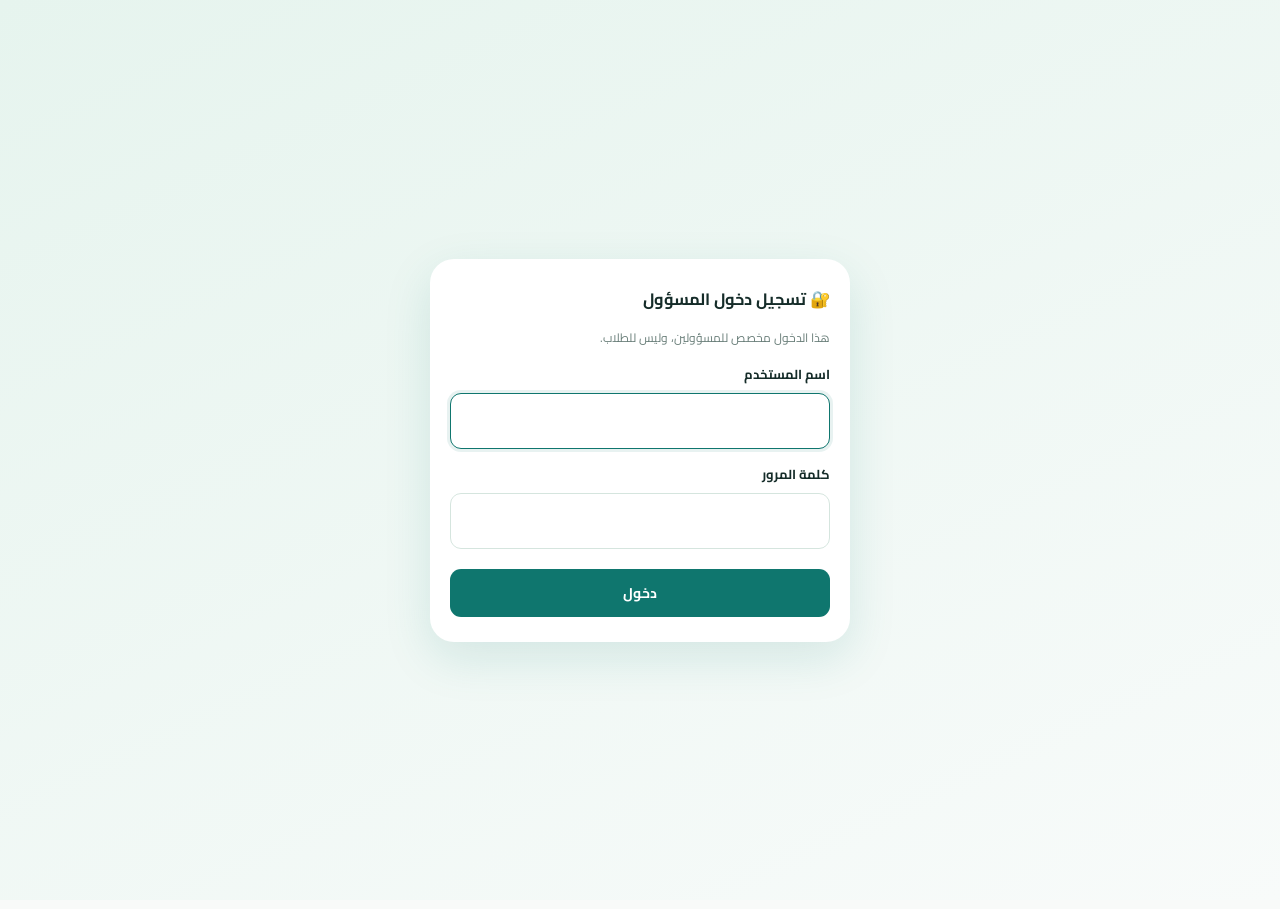
<file: admin/index5.html>
<!doctype html>
<html lang="ar" dir="rtl"><head><meta charset="utf-8"><meta name="viewport" content="width=device-width,initial-scale=1">
<meta name="theme-color" content="#0F766E"><link rel="preconnect" href="https://fonts.googleapis.com"><link rel="preconnect" href="https://fonts.gstatic.com" crossorigin><link href="https://fonts.googleapis.com/css2?family=Cairo:wght@400;500;600;700;800;900&display=swap" rel="stylesheet"><title>إنجاز | لوحة الإدارة</title>
<style>
:root{--green:#0F766E;--deep:#064e49;--deep2:#0b3937;--orange:#F2994A;--bg:#F3F8F6;--ink:#193b36;--muted:#748b85;--line:#dfebe6;--white:#fff;--shadow:0 5px 24px #0d574911}
*{box-sizing:border-box}body{margin:0;background:var(--bg);font-family:Tahoma,"Segoe UI",Arial,sans-serif;color:var(--ink);font-size:14px}button,input,select,textarea{font:inherit}button{cursor:pointer}button:disabled{opacity:.5;cursor:not-allowed}a{text-decoration:none;color:inherit}
.layout{display:grid;grid-template-columns:244px minmax(0,1fr);min-height:100vh}
.sidebar{position:sticky;top:0;height:100vh;overflow-y:auto;background:linear-gradient(170deg,#073d39,#0c655d 65%,#073e3a);color:#eaf8f2;display:flex;flex-direction:column;padding:20px 12px;z-index:20;box-shadow:-5px 0 20px #073b3922}
.side-brand{text-align:center;padding:7px 8px 25px}.brand-symbol{width:58px;height:58px;margin:auto;display:block}.side-brand h1{font-size:30px;margin:3px 0 0;color:white}.side-brand p{font-size:13px;margin:0;color:#ccebe0}.side-label{padding:12px 14px 8px;font-size:11px;color:#b6d9cd}
.menu{display:grid;gap:5px}.menu button{display:flex;align-items:center;gap:13px;width:100%;border:0;border-radius:12px;background:transparent;color:#e2f2ec;text-align:right;padding:13px 12px;font-size:14px;font-weight:700;transition:.15s}
.menu button:hover,.menu button.active{background:linear-gradient(90deg,#198b7c,#27a38e);color:white}.menu button .mi{font-size:20px;width:25px;text-align:center}.menu button span:nth-child(2){flex:1}
.side-bottom{margin-top:auto;padding-top:30px}.exit{width:100%;background:#f2994a16;border:1px solid #f5b27e8c;color:#ffdbb6;border-radius:12px;padding:12px;font-weight:800}.exit:hover{background:#f2994a30}
.main{min-width:0}.topbar{height:70px;background:#ffffffee;display:flex;align-items:center;justify-content:space-between;padding:0 28px;border-bottom:1px solid var(--line);gap:15px}
.topbar .date{display:flex;gap:10px;align-items:center;font-weight:700}.topbar .date span{color:var(--green);font-size:20px}
.top-left{display:flex;align-items:center;gap:18px}.bell{position:relative;background:none;border:0;font-size:23px}.bell i{position:absolute;top:-3px;right:-4px;width:10px;height:10px;background:var(--orange);border-radius:50%}
.profile{display:flex;align-items:center;gap:10px;border-right:1px solid var(--line);padding-right:18px}.avatar{background:#e0f4ec;color:var(--green);width:37px;height:37px;display:grid;place-items:center;border-radius:50%;font-size:19px}.profile b{display:block;font-size:12px}.profile small{color:var(--muted);font-size:11px}
.main-content{padding:24px 27px 40px;max-width:1550px;margin:auto}.heading{display:flex;align-items:center;justify-content:space-between;gap:12px;margin-bottom:24px}.heading h2{font-size:27px;margin:0 0 6px;color:#113f39}.heading p{margin:0;color:var(--muted);font-size:14px}.heading .heading-icon{font-size:30px;color:var(--green)}
.preview-note{display:flex;gap:12px;align-items:center;justify-content:space-between;background:#fff5e7;border:1px solid #f4d8ac;color:#83582d;border-radius:15px;padding:13px 16px;margin-bottom:20px;font-size:12px}.preview-note b{font-size:13px}.preview-note button{border:0;border-radius:10px;background:var(--green);color:white;padding:9px 13px;font-weight:700;white-space:nowrap}
.kpis{display:grid;grid-template-columns:repeat(4,minmax(0,1fr));gap:15px;margin-bottom:18px}
.kpi{background:#fff;border:1px solid var(--line);border-radius:18px;min-height:112px;display:flex;align-items:center;justify-content:space-between;gap:10px;padding:20px 17px;box-shadow:var(--shadow)}
.kpi .kpi-label{color:var(--ink);font-size:13px;font-weight:700}.kpi strong{display:block;font-size:29px;color:#132e2b;margin-top:9px}.kpi-icon{flex:0 0 55px;height:55px;display:grid;place-items:center;border-radius:17px;font-size:26px}
.kpi:nth-child(1){background:#e9f9f0;border-color:#c7ebd8}.kpi:nth-child(1) .kpi-icon{background:#cef1dc;color:#108552}
.kpi:nth-child(2){background:#e9f4fc;border-color:#cfe6f7}.kpi:nth-child(2) .kpi-icon{background:#d6eafb;color:#247eaa}
.kpi:nth-child(3){background:#fff6e9;border-color:#f7e2bf}.kpi:nth-child(3) .kpi-icon{background:#ffe8c5;color:#d38b24}
.kpi:nth-child(4){background:#eaf7f4;border-color:#c9e8e1}.kpi:nth-child(4) .kpi-icon{background:#d2efe7;color:var(--green)}
.dashboard-grid{display:grid;grid-template-columns:1fr 1fr;gap:18px;margin-bottom:18px}.dashboard-grid.lower{grid-template-columns:1.55fr 1fr}
.card{background:white;border:1px solid #e3ede8;border-radius:18px;box-shadow:var(--shadow);padding:20px;min-width:0}.card h3{display:flex;gap:9px;align-items:center;margin:0 0 18px;font-size:18px}.card h3 .symbol{font-size:22px;color:var(--green)}
.chart-holder{min-height:230px;display:flex;align-items:center;justify-content:center}.chart-holder svg{width:100%;max-height:245px}
.donut-wrap{display:flex;align-items:center;justify-content:space-around;gap:20px}.donut{width:180px;height:180px;border-radius:50%;background:conic-gradient(var(--green) 0 76%,#f4aa50 76% 93%,#e9a2a0 93% 100%);position:relative;display:grid;place-items:center;flex-shrink:0}.donut:before{content:'';position:absolute;inset:22px;background:white;border-radius:50%}.donut-inner{position:relative;text-align:center}.donut-inner strong{font-size:34px;display:block}.donut-inner small{color:var(--muted)}.legend{display:grid;gap:15px;font-size:13px}.legend div{display:flex;align-items:center;gap:8px}.dot{width:11px;height:11px;border-radius:50%;display:inline-block}
.quick-actions{display:grid;grid-template-columns:1fr 1fr;gap:12px}.quick-action{border:1px solid #d5e9e0;border-radius:13px;padding:17px 10px;display:grid;place-items:center;gap:7px;background:#eaf8f0;color:#0c6955;font-weight:800}.quick-action:nth-child(2){background:#eaf3fd;color:#267aa6;border-color:#d2e6f7}.quick-action:nth-child(3){background:#fff4e6;color:#b97b29;border-color:#f7dfbb}.quick-action:nth-child(4){background:#eaf6f4;color:#167e72;border-color:#cce9e1}.quick-action span{font-size:23px}
.table-wrap{overflow:auto}table{border-collapse:collapse;width:100%;min-width:580px;text-align:right;font-size:12px}th{background:#eff6f2;color:#315c51}td,th{padding:12px 10px;border-bottom:1px solid #e9f0ec}tr:last-child td{border-bottom:0}.status{border-radius:20px;padding:5px 9px;background:#e0f5e9;color:#138254;font-weight:700;font-size:11px}.status.wait{background:#fff0d9;color:#ad711d}
.empty{background:#f5faf7;border:1px dashed #d3e8df;border-radius:15px;text-align:center;color:var(--muted);padding:28px 15px;line-height:1.9}
.action-row{display:flex;gap:9px;align-items:center;flex-wrap:wrap;margin-bottom:18px}.btn{border:0;background:var(--green);color:white;padding:11px 16px;border-radius:11px;font-weight:700}.btn:hover{background:#096057}.btn.secondary{background:#e8f5ef;color:var(--green)}.btn.orange{background:var(--orange);color:#53391b}.btn.outline{border:1px solid #cbded5;background:white;color:var(--green)}
.field{border:1px solid #d5e5de;background:#fff;padding:12px 13px;border-radius:11px;min-width:0;width:100%;color:var(--ink);outline:none}.field:focus{border-color:var(--green);box-shadow:0 0 0 3px #0f766e18}label{font-weight:700;font-size:13px;display:block;margin:13px 0 7px}.form-grid{display:grid;grid-template-columns:1fr 1fr;gap:15px}.form-grid .full{grid-column:1/-1}.subject-row{border:1px solid #e0eee7;border-radius:14px;margin-bottom:12px;overflow:hidden}.subject-head{background:#f3faf6;padding:13px 15px;display:flex;align-items:center;justify-content:space-between}.subject-head b{font-size:15px}.subject-lessons{padding:10px 15px}.lesson-row{display:flex;justify-content:space-between;padding:9px 0;border-bottom:1px solid #e9f0ec}.lesson-row:last-child{border:0}.tag{background:#e5f5ed;border-radius:20px;color:var(--green);padding:5px 9px;font-size:11px}
.two-col{display:grid;grid-template-columns:1fr 1fr;gap:17px}.notice{background:#fff6e9;border:1px solid #f4dfbf;border-radius:14px;padding:14px;color:#845f2c;margin-bottom:16px;font-size:13px;line-height:1.8}.notice.info{background:#eaf6f1;border-color:#d4eae0;color:#246c5b}
.modal-backdrop{position:fixed;inset:0;background:#052d2a99;display:none;align-items:center;justify-content:center;padding:20px;z-index:50}.modal-backdrop.open{display:flex}.modal{background:white;border-radius:20px;padding:25px;max-width:470px;width:100%;box-shadow:0 25px 65px #082c2b66}.modal h3{margin:0 0 12px}.modal .actions{display:flex;gap:10px;margin-top:20px}.message{position:fixed;left:25px;bottom:22px;background:#0a6057;color:white;padding:12px 20px;border-radius:13px;z-index:100;box-shadow:var(--shadow);display:none;max-width:calc(100vw - 50px)}.message.error{background:#a63c32}
.mobile-menu{display:none}
@media(max-width:1200px){.layout{grid-template-columns:215px minmax(0,1fr)}.kpis{grid-template-columns:repeat(2,1fr)}.dashboard-grid{grid-template-columns:1fr}.dashboard-grid.lower{grid-template-columns:1fr 1fr}}
@media(max-width:850px){.layout{display:block}.sidebar{position:fixed;right:0;top:0;transform:translateX(100%);width:245px;transition:transform .2s}.sidebar.open{transform:translateX(0)}.mobile-menu{display:block;border:0;background:#e3f5ed;color:var(--green);padding:8px 12px;border-radius:10px;font-size:20px}.topbar{padding:0 16px}.main-content{padding:20px 15px}.heading h2{font-size:22px}.dashboard-grid.lower{grid-template-columns:1fr}.overlay{position:fixed;inset:0;background:#082d2b77;display:none;z-index:15}.overlay.show{display:block}}
@media(max-width:530px){.kpis{gap:9px}.kpi{min-height:100px;padding:13px 10px}.kpi-icon{flex-basis:40px;height:40px;font-size:19px}.kpi strong{font-size:24px}.kpi .kpi-label{font-size:11px}.donut{width:130px;height:130px}.donut:before{inset:17px}.donut-inner strong{font-size:27px}.legend{font-size:11px;gap:8px}.topbar .date{font-size:11px}.profile small{display:none}.profile{padding-right:8px}.form-grid,.two-col{grid-template-columns:1fr}.heading{margin-bottom:17px}.card{padding:15px}.preview-note{flex-wrap:wrap}}

/* Visual alignment with the approved RTL dashboard reference */
:root{--green:#0F766E;--orange:#F2994A;--bg:#F5F8F8;--ink:#152c29;--muted:#697e79;--line:#e3ece9;--shadow:0 3px 18px rgba(22,76,67,.07)}
body{font-family:"Cairo","Tajawal","Segoe UI",Tahoma,Arial,sans-serif;background:radial-gradient(circle at 48% 0%,#f3f9f7,#f8faf9 75%)}
.layout{grid-template-columns:284px minmax(0,1fr)}
.sidebar{padding:13px 15px 20px;background:linear-gradient(175deg,#0b3332 0%,#104943 54%,#092d2d 100%);box-shadow:-4px 0 16px #102c2922}
.side-brand{padding:0 10px 27px}.brand-symbol{width:68px;height:68px}.side-brand h1{font-size:33px;line-height:1.25;font-weight:900;margin:2px 0 8px}.side-brand p{font-size:14px;display:inline-block;background:#20665a;padding:6px 22px;border-radius:30px;color:white;font-weight:700}
.side-label{display:none}
.menu{gap:4px}.menu button{min-height:49px;padding:9px 13px;font-size:15px;font-weight:700;border-radius:9px;gap:12px}.menu button.active,.menu button:hover{background:linear-gradient(95deg,#218f7d,#0f766e);box-shadow:0 4px 12px #001c1825}.menu button .mi{display:grid;place-items:center;width:26px;height:26px}.menu svg{width:21px;height:21px;stroke-width:2.15}
.side-bottom{padding:20px 3px 0}.exit{font-size:15px;padding:11px;border-radius:10px}
.topbar{height:70px;padding:0 29px;background:linear-gradient(90deg,#fbfdfc,#eff5f2);box-shadow:0 1px 7px #142b2610}
.topbar .date{font-size:15px;gap:10px}.topbar .date span{font-size:15px}.topbar .date svg{width:23px;height:23px;stroke:var(--green)}
.top-left{gap:26px}.bell{width:42px;height:42px;display:grid;place-items:center}.bell svg{width:25px;height:25px;stroke:#345d54}.bell i{top:4px;right:4px;width:16px;height:16px;background:#ee544b;border:2px solid white}
.profile{padding-right:21px;gap:11px;cursor:pointer}.profile b{font-size:13px}.profile small{font-size:12px}.avatar{width:42px;height:42px;background:linear-gradient(135deg,#d8f1e7,#b5e1cf);color:var(--green)}.avatar svg{width:24px;height:24px}
.main-content{padding:25px 25px 45px;max-width:1600px}.heading{margin:0 0 27px}.heading h2{font-size:27px;font-weight:900;margin-bottom:7px}.heading p{font-size:15px;color:#607b73}.heading-icon svg{width:33px;height:33px;stroke:var(--green)}
.preview-note{display:none!important}
.kpis{gap:19px;margin-bottom:20px}.kpi{border-radius:15px;min-height:113px;padding:18px 19px;box-shadow:0 2px 8px #0d433a08}.kpi .kpi-label{font-size:14px}.kpi strong{font-size:30px;letter-spacing:.3px;line-height:1.25;margin-top:8px}.kpi-icon{flex-basis:66px;height:66px;border-radius:50%;font-size:24px}.kpi-icon svg{width:31px;height:31px;stroke-width:2.6}
.kpi:nth-child(1){background:#e8faef;border-color:#bcebd1}.kpi:nth-child(2){background:#ebf5ff;border-color:#cde4f7}.kpi:nth-child(3){background:#fff7ea;border-color:#f6dfb6}.kpi:nth-child(4){background:#f0f8f5;border-color:#cbe6d9}
.dashboard-grid{grid-template-columns: .88fr 1.12fr;gap:18px;margin-bottom:18px}.dashboard-grid.lower{grid-template-columns:1.58fr 1fr}
.card{padding:21px 19px;border-radius:17px;border-color:#e1eae7;box-shadow:0 3px 12px #133b340b}.card h3{font-size:18px;font-weight:900;margin-bottom:20px}.card h3 .symbol{display:inline-grid;place-items:center}.card h3 .symbol svg{width:24px;height:24px;stroke:var(--green);stroke-width:2.4}
.chart-holder{min-height:216px}.chart-holder svg{max-height:232px}
.donut-wrap{min-height:215px;justify-content:space-evenly}.donut{width:188px;height:188px;background:conic-gradient(var(--green) 0 76%,#f5a23c 76% 93%,#e95d54 93% 100%)}.donut:before{inset:22px}.donut-inner strong{font-size:35px}.legend{font-size:14px;gap:16px;font-weight:700}
.quick-actions{gap:12px}.quick-action{min-height:85px;padding:11px 9px;border-radius:12px;font-size:14px;gap:5px}.quick-action span{display:grid;place-items:center}.quick-action svg{width:24px;height:24px;stroke-width:2.4}
.table-wrap table{min-width:540px}th{background:#f0f5f4}td,th{font-size:13px;padding:12px 13px}
@media(max-width:1240px){.layout{grid-template-columns:245px minmax(0,1fr)}.dashboard-grid{grid-template-columns:1fr 1fr}.dashboard-grid.lower{grid-template-columns:1.4fr 1fr}.kpi{padding:14px}.kpi-icon{flex-basis:52px;height:52px}}
@media(max-width:1050px){.kpis{grid-template-columns:repeat(2,1fr)}.dashboard-grid,.dashboard-grid.lower{grid-template-columns:1fr}.donut-wrap{justify-content:center;gap:40px}}
@media(max-width:850px){.layout{display:block}.sidebar{width:265px}.topbar{padding:0 16px}.main-content{padding:20px 15px 38px}.heading h2{font-size:22px}}
@media(max-width:530px){.kpis{gap:9px}.kpi{min-height:96px;padding:12px 10px}.kpi-icon{flex-basis:42px;height:42px}.kpi-icon svg{width:23px;height:23px}.kpi strong{font-size:25px}.kpi .kpi-label{font-size:11px}.donut-wrap{gap:15px}.donut{width:130px;height:130px}.donut:before{inset:17px}.legend{font-size:11px}.topbar .date{font-size:11px}.heading{margin-bottom:18px}.card{padding:15px}.quick-action{font-size:12px}}
</style><style>
/* Mobile-first admin login gate and compact phone layout */
html,body{max-width:100%;overflow-x:hidden} .layout,.main,.main-content,.card{min-width:0} .modal-backdrop.admin-login-required{display:flex!important;position:fixed;inset:0;z-index:9999;background:linear-gradient(155deg,#e6f4ee,#f8fbfa);align-items:center;justify-content:center;padding:16px;overflow-y:auto} .admin-login-required .modal{width:min(100%,420px);max-width:420px;max-height:none;margin:auto;border-radius:24px;padding:25px 20px;box-shadow:0 16px 48px #0f766e22} .admin-login-required .field{width:100%;max-width:100%;font-size:16px;min-height:46px} .admin-login-required .actions{display:block} .admin-login-required .actions .btn{width:100%;min-height:46px} .admin-login-required .actions .outline{display:none} body.admin-locked{overflow:hidden} body.admin-locked .layout{visibility:hidden} body.admin-locked #loginModal{visibility:visible}
@media(max-width:600px){.layout{display:block;grid-template-columns:minmax(0,1fr)}.main{width:100%;min-width:0}.main-content{padding:14px 12px 32px}.topbar{height:auto;min-height:64px;padding:8px 12px;gap:7px;flex-wrap:wrap}.topbar .date{font-size:11px;gap:4px}.topbar .date span{font-size:13px}.top-left{gap:6px}.profile{gap:5px}.profile strong{font-size:11px}.heading{gap:8px}.heading h2{font-size:19px;line-height:1.5}.heading p{font-size:12px}.kpis{grid-template-columns:repeat(2,minmax(0,1fr));gap:9px}.kpi{min-width:0;min-height:105px;padding:11px 9px;gap:7px}.kpi strong{font-size:23px}.kpi .kpi-label{font-size:11px}.dashboard-grid,.dashboard-grid.lower{grid-template-columns:minmax(0,1fr)}.card{padding:14px}.donut-wrap{flex-wrap:wrap;justify-content:center}.nav,.table-wrap{max-width:100%;overflow-x:auto}}
</style><style id="enjaz-android-responsive">
/* Phone-first admin panel: avoid desktop overflow inside Android WebView */
html{width:100%;max-width:100%;overflow-x:clip;-webkit-text-size-adjust:100%}
body{width:100%;min-width:0;max-width:100%;overflow-x:clip}
.layout,.main,.main-content,.card,.heading,.dashboard-grid,.kpis,.topbar,.top-left{min-width:0;max-width:100%}
input,select,textarea{font-size:16px;max-width:100%;min-width:0}
button{touch-action:manipulation;min-height:40px}
.table-wrap{width:100%;max-width:100%;overflow-x:auto;-webkit-overflow-scrolling:touch}
table{width:max-content;min-width:100%;border-collapse:collapse}
.modal-backdrop{padding:calc(12px + env(safe-area-inset-top,0px)) 12px calc(12px + env(safe-area-inset-bottom,0px))}
.modal{max-width:calc(100vw - 24px);max-height:calc(100dvh - 24px);overflow-y:auto}
@media(max-width:850px){
.layout{display:block!important;grid-template-columns:minmax(0,1fr)!important}
.sidebar{position:fixed!important;right:0;left:auto;top:0;height:100dvh;width:min(82vw,290px)!important;transform:translateX(105%);transition:transform .2s;z-index:40}
.sidebar.open{transform:translateX(0)}
.mobile-menu{display:inline-flex!important;align-items:center;justify-content:center;min-width:44px;min-height:44px}
.overlay.show{display:block;z-index:35}
.main{width:100%}
.topbar{padding:9px 12px;min-height:65px;height:auto;gap:7px;flex-wrap:wrap}
.main-content{padding:14px 12px calc(30px + env(safe-area-inset-bottom,0px))}
.heading{flex-wrap:wrap}
.dashboard-grid,.dashboard-grid.lower{grid-template-columns:minmax(0,1fr)!important}
}
@media(max-width:530px){
.kpis{grid-template-columns:repeat(2,minmax(0,1fr))!important}
.kpi{min-width:0;padding:10px 8px;gap:5px}
.kpi-icon{flex:0 0 36px;height:36px}
.kpi strong{font-size:22px}
.topbar .date{font-size:10px}
.top-left{gap:5px}
.profile{padding-right:5px;gap:5px}
.profile b{font-size:10px}
.form-grid,.two-col{grid-template-columns:minmax(0,1fr)!important}
.card{padding:13px}
.quick-actions{grid-template-columns:repeat(2,minmax(0,1fr))}
.action-row{flex-wrap:wrap}
}
</style>
<style id="enjaz-mobile-fit-v2">
/* Consistent mobile sizing across admin pages; desktop styles remain intact. */
html{font-size:16px;text-size-adjust:100%;-webkit-text-size-adjust:100%}
body{overflow-wrap:break-word}
@media(max-width:850px){
.layout,.main{width:100%;min-width:0}
.main-content{width:100%;max-width:100%;padding:clamp(12px,3.5vw,20px)}
.topbar{display:flex;flex-wrap:nowrap;min-height:60px;height:auto;padding:8px 12px;gap:8px}
.topbar .date{display:flex;align-items:center;min-width:0;flex:1;gap:6px}
#currentDate{min-width:0;font-size:clamp(10px,2.8vw,13px);line-height:1.5}
.top-left{flex:0 0 auto;gap:5px}
.profile{padding-right:6px;gap:5px}
.profile b{font-size:clamp(10px,2.8vw,12px)}
.avatar{width:34px;height:34px;flex-shrink:0}
.bell{width:36px;height:36px;flex-shrink:0}
.mobile-menu{min-width:38px;min-height:40px;padding:5px 8px;flex-shrink:0}
.heading{display:flex;align-items:flex-start;gap:10px;margin:0 0 16px}
.heading h2{font-size:clamp(19px,5vw,24px);line-height:1.4}
.heading p{font-size:clamp(12px,3.2vw,14px);line-height:1.7}
.heading .heading-icon{flex:0 0 auto}
.card{width:100%;max-width:100%;padding:clamp(14px,3.7vw,19px);border-radius:17px}
.card h3{font-size:clamp(17px,4.5vw,21px);line-height:1.5;overflow-wrap:anywhere}
.notice,.card p,.card li{line-height:1.85;overflow-wrap:anywhere}
.dashboard-grid,.dashboard-grid.lower,.two-col,.form-grid{grid-template-columns:minmax(0,1fr)!important}
.kpis{grid-template-columns:repeat(2,minmax(0,1fr))!important;gap:10px}
.kpi{min-height:92px;padding:12px 10px}
.kpi strong{font-size:clamp(20px,5vw,27px)}
.quick-actions{grid-template-columns:repeat(2,minmax(0,1fr))}
.table-wrap{max-width:100%;overflow-x:auto}
.modal{width:min(100%,470px)}
}
@media(max-width:380px){
.topbar{gap:4px;padding-inline:8px}
.topbar .date{gap:3px}
#currentDate{font-size:10px}
.profile{padding-right:4px}
.kpis{gap:7px}
.kpi{padding:9px 7px}
}
</style>
<style id="enjaz-dashboard-v4">
/* Laptop dashboard: fixed right sidebar, horizontal KPI cards, charts + tables. Brand: #0F766E / #F2994A */
.dash-row{display:grid;gap:18px;margin-bottom:18px;min-width:0}
.dash-row.wide-left{grid-template-columns:minmax(0,1.45fr) minmax(0,1fr)}
.dash-row.wide-right{grid-template-columns:minmax(0,1fr) minmax(0,1.45fr)}
.card-head{display:flex;align-items:center;justify-content:space-between;gap:10px;margin-bottom:16px}.card-head h3{margin:0}
.chart-box svg{display:block;width:100%;height:auto;max-height:270px}
.donut-wrap{min-height:200px}.legend b{margin-inline-start:auto;padding-inline-start:14px}.legend div{min-width:150px}
.bars{display:grid;gap:18px}.bar-row{display:grid;grid-template-columns:128px minmax(0,1fr) 44px;align-items:center;gap:12px;font-size:13px;font-weight:700}
.bar-track{height:12px;border-radius:8px;background:#edf4f1;overflow:hidden}.bar-fill{height:100%;border-radius:8px;min-width:4px}
.status.bad{background:#fde5e3;color:#b3382f}
.mini-link{border:0;background:#e8f5ef;color:var(--green);padding:7px 13px;border-radius:9px;font-weight:700;font-size:12px}
.kpi strong{white-space:nowrap}
@media(min-width:851px){
 .layout{display:block;min-height:100vh}
 .sidebar{position:fixed;top:0;right:0;bottom:0;left:auto;width:264px;height:auto;overflow-y:auto;z-index:30}
 .main{margin-right:264px;width:auto;min-width:0}
 .topbar{position:sticky;top:0;z-index:20}
 .main-content{max-width:1520px;margin:0 auto;padding:26px 28px 44px}
 .kpis{display:grid;grid-template-columns:repeat(4,minmax(0,1fr));gap:18px;margin-bottom:18px}
 .overlay,.mobile-menu{display:none!important}
}
@media(min-width:851px) and (max-width:1100px){.sidebar{width:220px}.main{margin-right:220px}.kpi strong{font-size:22px}.kpi-icon{flex-basis:48px;height:48px}}
@media(max-width:1100px){.dash-row.wide-left,.dash-row.wide-right{grid-template-columns:minmax(0,1fr)}}
@media(max-width:530px){.bar-row{grid-template-columns:96px minmax(0,1fr) 34px;font-size:12px}}

/* reference match: heading icon at the start, bell count badge, ops table */
.heading{justify-content:flex-start;gap:14px}.heading .heading-icon{order:-1}.heading h2{font-size:30px}
.bell i{display:grid;place-items:center;font:700 10px/1 Cairo,sans-serif;color:#fff;font-style:normal;width:18px;height:18px;top:0;right:0}
.table-wrap table.ops{width:100%}.ops td:first-child{white-space:nowrap}.op{display:inline-flex;align-items:center;gap:9px;font-weight:700}.op svg{width:20px;height:20px}
.op.reg{color:#2f7fb8}.op.ok{color:#0F766E}.op.wait{color:#d38b24}.op.bad{color:#c9443b}
.legend small{color:var(--muted);font-weight:400}
.donut-inner small{display:block}
</style></head><body class="admin-locked">
<div class="layout">
<aside class="sidebar" id="sidebar">
<div class="side-brand"><svg class="brand-symbol" viewBox="0 0 64 64" aria-label="شعار إنجاز"><path d="M13 23v26c9-5 17-4 19 1 3-5 11-6 20-1V23c-9-3-17-1-20 4-3-5-11-7-19-4Z" fill="none" stroke="#fff" stroke-width="3.8" stroke-linejoin="round"/><path d="m19 22 12 12L53 12" fill="none" stroke="#F2994A" stroke-width="6" stroke-linecap="round" stroke-linejoin="round"/><path d="M32 28v23" stroke="#fff" stroke-width="2.5" opacity=".6"/></svg><h1>إنجاز</h1><p>لوحة الإدارة</p></div>
<div class="side-label">القائمة الرئيسية</div>
<nav class="menu" id="menu">
<button data-page="dashboard" class="active" onclick="go('dashboard')"><span class="mi">⌂</span><span>الرئيسية</span></button>
<button data-page="students" onclick="go('students')"><span class="mi">♙</span><span>الطلاب</span></button>
<button data-page="curricula" onclick="go('curricula')"><span class="mi">▤</span><span>المناهج</span></button>
<button data-page="subscriptions" onclick="go('subscriptions')"><span class="mi">▣</span><span>الاشتراكات</span></button>
<button data-page="codes" onclick="go('codes')"><span class="mi">◇</span><span>الأكواد</span></button>
<button data-page="admins" onclick="go('admins')"><span class="mi">♧</span><span>المسؤولون</span></button>
<button data-page="reports" onclick="go('reports')"><span class="mi">▥</span><span>الإحصائيات والتقارير</span></button>
<button data-page="logs" onclick="go('logs')"><span class="mi">☷</span><span>سجل العمليات</span></button>
<button data-page="notifications" onclick="go('notifications')"><span class="mi">♧</span><span>الإشعارات</span></button>
<button data-page="settings" onclick="go('settings')"><span class="mi">⚙</span><span>الإعدادات</span></button>
</nav><div class="side-bottom"><button class="exit" onclick="signOut()">↪ تسجيل الخروج</button></div></aside>
<div class="overlay" id="overlay" onclick="toggleSidebar(false)"></div>
<div class="main">
<header class="topbar"><div class="date"><button class="mobile-menu" onclick="toggleSidebar(true)" aria-label="فتح القائمة">☰</button><span>▦</span><span id="currentDate"></span></div><div class="top-left"><button class="bell" aria-label="الإشعارات" onclick="go('notifications')">♧<i></i></button><div class="profile"><div><b id="profileRole">المدير الرئيسي</b><small id="profileName">معاينة لوحة الإدارة</small></div><span class="avatar">👤</span></div></div></header>
<main class="main-content"><div class="heading"><div><h2 id="pageTitle">مرحباً بك في لوحة إدارة إنجاز</h2><p id="pageSubtitle">إدارة الطلاب، المناهج، الاشتراكات ومتابعة أداء التطبيق.</p></div><span class="heading-icon" id="pageIcon">▥</span></div>
<div class="preview-note" id="previewNote"><div><b>وضع المعاينة</b><div>الأرقام التوضيحية لا تمثل بيانات طلاب حقيقية. إضافة المواد والدروس تتطلب تسجيل دخول مسؤول مخوّل.</div></div><button onclick="openLogin()">دخول المسؤول</button></div>
<div id="view"></div></main></div></div>
<div class="modal-backdrop" id="loginModal"><div class="modal"><h3>🔐 تسجيل دخول المسؤول</h3><p style="color:var(--muted);font-size:12px">هذا الدخول مخصص للمسؤولين، وليس للطلاب.</p><form id="loginForm" onsubmit="signIn(event)"><label for="username">اسم المستخدم</label><input id="username" class="field" autocomplete="username" required><label for="password">كلمة المرور</label><input id="password" class="field" type="password" autocomplete="current-password" required><div class="actions"><button class="btn" type="submit">دخول</button></div></form></div></div>
<div class="message" id="message" role="status" aria-live="polite"></div>
<script src="../shared.js"></script><script>
const $=id=>document.getElementById(id);
let page='dashboard',adminSubjects=[],isAuthed=false;
const titles={dashboard:['مرحباً بك في لوحة إدارة إنجاز','إدارة الطلاب، المناهج، الاشتراكات ومتابعة أداء التطبيق.','▥'],students:['إدارة الطلاب','عرض الطلاب وحساباتهم وحالة الاشتراكات.','♙'],curricula:['إدارة المناهج والمواد','تنظيم المواد والدروس لكل صف دراسي.','▤'],subscriptions:['الاشتراكات','طلبات التفعيل والتحقق من الدفع عبر شام كاش.','▣'],codes:['أكواد التفعيل','أكواد مرتبطة بكل طالب وتستخدم مرة واحدة.','◇'],admins:['المسؤولون والصلاحيات','تحديد أدوار فريق الإدارة وصلاحياته.','♧'],reports:['الإحصائيات والتقارير','متابعة تقدم الطلاب والتقارير والأرشيف.','▥'],logs:['سجل العمليات','تتبع الإجراءات الإدارية المهمة.','☷'],notifications:['الإشعارات','التنبيهات الرسمية ومواعيد الامتحانات.','♧'],settings:['الإعدادات','السنة الدراسية والأسعار وإعدادات النظام.','⚙']};

function svgIcon(name){
 const p={
 'house':'<path d="m3 10 9-7 9 7v10a1 1 0 0 1-1 1h-5v-7H9v7H4a1 1 0 0 1-1-1z"/>',
 'users':'<path d="M16 21v-2a4 4 0 0 0-4-4H6a4 4 0 0 0-4 4v2"/><circle cx="9" cy="7" r="4"/><path d="M22 21v-2a4 4 0 0 0-3-3.87M16 3.13a4 4 0 0 1 0 7.75"/>',
 'book-open':'<path d="M12 7v14M3 18V5a2 2 0 0 1 2-2h3a4 4 0 0 1 4 4 4 4 0 0 1 4-4h3a2 2 0 0 1 2 2v13a1 1 0 0 1-1 1h-4a4 4 0 0 0-4 2 4 4 0 0 0-4-2H4a1 1 0 0 1-1-1Z"/>',
 'layers':'<path d="m12 2 9 5-9 5-9-5 9-5Zm-9 10 9 5 9-5M3 17l9 5 9-5"/>',
 'credit-card':'<rect x="2" y="5" width="20" height="14" rx="2"/><path d="M2 10h20M6 15h4"/>',
 'tag':'<path d="m20.59 13.41-7.18 7.18a2 2 0 0 1-2.82 0L2 12V2h10l8.59 8.59a2 2 0 0 1 0 2.82Z"/><path d="M7 7h.01"/>',
 'shield':'<path d="M12 22s8-4 8-10V5l-8-3-8 3v7c0 6 8 10 8 10Z"/><path d="M9 12l2 2 4-4"/>',
 'chart':'<path d="M3 3v18h18M7 16l4-4 4 2 5-7"/><path d="M16 7h4v4"/>',
 'list':'<path d="M8 6h13M8 12h13M8 18h13M3 6h.01M3 12h.01M3 18h.01"/>',
 'bell':'<path d="M18 8a6 6 0 0 0-12 0c0 7-3 7-3 9h18c0-2-3-2-3-9ZM10 21h4"/>',
 'settings':'<path d="M12 15.5a3.5 3.5 0 1 0 0-7 3.5 3.5 0 0 0 0 7Z"/><path d="M19.4 15a1.7 1.7 0 0 0 .34 1.88l.06.06-1.9 1.9-.06-.06a1.7 1.7 0 0 0-1.88-.34 1.7 1.7 0 0 0-1.03 1.57V21h-2.7v-.09a1.7 1.7 0 0 0-1.04-1.57 1.7 1.7 0 0 0-1.88.34l-.06.06-1.9-1.9.06-.06a1.7 1.7 0 0 0 .34-1.88 1.7 1.7 0 0 0-1.57-1.03H5v-2.7h.09a1.7 1.7 0 0 0 1.57-1.04 1.7 1.7 0 0 0-.34-1.88l-.06-.06 1.9-1.9.06.06a1.7 1.7 0 0 0 1.88.34 1.7 1.7 0 0 0 1.03-1.57V4h2.7v.09a1.7 1.7 0 0 0 1.04 1.57 1.7 1.7 0 0 0 1.88-.34l.06-.06 1.9 1.9-.06.06a1.7 1.7 0 0 0-.34 1.88 1.7 1.7 0 0 0 1.57 1.03H20v2.7h-.09A1.7 1.7 0 0 0 18.34 14a1.7 1.7 0 0 0 1.06 1Z"/>',
 'calendar':'<rect x="3" y="5" width="18" height="16" rx="2"/><path d="M16 3v4M8 3v4M3 10h18M8 15h.01M12 15h.01M16 15h.01"/>',
 'crown':'<path d="m2 8 5 4 5-8 5 8 5-4-2 11H4L2 8Z"/><path d="M5 22h14"/>',
 'user-plus':'<path d="M16 21v-2a4 4 0 0 0-4-4H6a4 4 0 0 0-4 4v2"/><circle cx="9" cy="7" r="4"/><path d="M19 8v6M16 11h6"/>',
 'target':'<circle cx="12" cy="12" r="9"/><circle cx="12" cy="12" r="5"/><circle cx="12" cy="12" r="1"/><path d="m12 12 9-9M17 3h4v4"/>',
 'activity':'<path d="M3 3v18h18M5 15l4-5 4 3 6-8"/>',
 'history':'<path d="M3 12a9 9 0 1 0 3-6.7L3 8"/><path d="M3 3v5h5M12 7v5l3 2"/>',
 'zap':'<path d="m13 2-3 8H4l8 12 2-8h6L13 2Z"/>',
 'circle-user':'<circle cx="12" cy="12" r="10"/><circle cx="12" cy="9" r="3"/><path d="M6 19a6 6 0 0 1 12 0"/>'
 };
 return '<svg viewBox="0 0 24 24" width="22" height="22" fill="none" stroke="currentColor" stroke-width="2" stroke-linecap="round" stroke-linejoin="round" aria-hidden="true">'+(p[name]||p.layers)+'</svg>'
}
function hydrateIcons(){
 const navIcons={dashboard:'house',students:'users',curricula:'book-open',subscriptions:'credit-card',codes:'tag',admins:'shield',reports:'chart',logs:'list',notifications:'bell',settings:'settings'};
 document.querySelectorAll('.menu button').forEach(b=>{const i=b.querySelector('.mi');if(i)i.innerHTML=svgIcon(navIcons[b.dataset.page])});
 const dateIcon=document.querySelector('.topbar .date>span');if(dateIcon)dateIcon.innerHTML=svgIcon('calendar');
 const bell=document.querySelector('.topbar .bell');if(bell){const i=bell.querySelector('i');bell.innerHTML=svgIcon('bell');if(i)bell.appendChild(i)}
 const avatar=document.querySelector('.avatar');if(avatar)avatar.innerHTML=svgIcon('circle-user');
 const pageIcon=document.getElementById('pageIcon');if(pageIcon)pageIcon.innerHTML=svgIcon(page==='dashboard'?'chart':(navIcons[page]||'chart'));
 const kpiIcons=['layers','book-open','users','crown'];document.querySelectorAll('.kpi-icon').forEach((e,i)=>e.innerHTML=svgIcon(kpiIcons[i]));
 const quickIcons=['user-plus','book-open','bell','tag'];document.querySelectorAll('.quick-action span').forEach((e,i)=>e.innerHTML=svgIcon(quickIcons[i]));
 document.querySelectorAll('.card h3 .symbol').forEach(el=>{const h=el.parentElement.textContent;let name=/أداء/.test(h)?'target':/نمو/.test(h)?'activity':/العمليات/.test(h)?'history':/إجراءات/.test(h)?'zap':'layers';el.innerHTML=svgIcon(el.dataset.icon||name)});
 const bi=document.querySelector('.bell i');if(bi){const n=adminActivations.filter(r=>r.status==='pending').length;bi.textContent=n>9?'9+':(n||'');bi.style.display=n?'grid':'none'}
}

function notify(message,error=false){const n=$('message');n.textContent=message;n.classList.toggle('error',error);n.style.display='block';clearTimeout(window.toastTimer);window.toastTimer=setTimeout(()=>n.style.display='none',4200)}
function toggleSidebar(open){$('sidebar').classList.toggle('open',open);$('overlay').classList.toggle('show',open)}
function go(to){page=to;document.querySelectorAll('.menu button').forEach(b=>b.classList.toggle('active',b.dataset.page===to));$('pageTitle').textContent=titles[to][0];$('pageSubtitle').textContent=titles[to][1];$('pageIcon').textContent=titles[to][2];toggleSidebar(false);$('view').innerHTML=renderPage(to);hydrateIcons()}
function openLogin(){$('loginModal').classList.add('open');$('loginModal').classList.add('admin-login-required');document.body.classList.add('admin-locked');$('username').focus()}
function closeLogin(){if(!isAuthed)return;$('loginModal').classList.remove('open');$('loginModal').classList.remove('admin-login-required');document.body.classList.remove('admin-locked')}
function signOut(){localStorage.removeItem(key);sessionStorage.removeItem(key);isAuthed=false;adminSubjects=[];adminOverview=null;adminStudentList=[];updateAuthUI();go('dashboard');openLogin();notify('تم تسجيل الخروج')}
function updateAuthUI(){$('previewNote').style.display='none';$('profileRole').textContent=isAuthed?'المسؤول':'تسجيل الدخول';$('profileName').textContent=isAuthed?(window.adminUser||'جلسة مسؤول متصلة'):'مطلوب تسجيل الدخول'}
async function signIn(ev){ev.preventDefault();try{let data=await api('/api/login',{method:'POST',body:JSON.stringify({username:$('username').value,password:$('password').value})});if(data.user.role!=='admin')throw Error('هذا الحساب ليس مسؤولاً');window.adminUser=data.user.username||'';localStorage.setItem(key,data.token);isAuthed=true;closeLogin();await loadSubjects();updateAuthUI();go('dashboard');notify('تم تسجيل دخول المسؤول')}catch(e){notify(e.message,true)}}
async function loadSubjects(){
  if(!isAuthed)return;
  const fetchOptional=async(path,fallback)=>{try{return await api(path)}catch(e){return fallback}};
  adminSubjects=await fetchOptional('/api/subjects',[]);
  adminOverview=await fetchOptional('/api/admin/overview',null);
  adminStudentList=await fetchOptional('/api/admin/students',[]);
  adminActivations=await fetchOptional('/api/admin/activations',[]);
  adminArchives=await fetchOptional('/api/admin/archives',[]);
  adminAccounts=await fetchOptional('/api/admin/admins',[]);
  gradePrices=await fetchOptional('/api/prices',{});
}
function safe(s){return esc(String(s??''))}
function section(title,body){return '<section class="card"><h3>'+title+'</h3>'+body+'</section>'}
function info(message){return '<div class="notice info">'+message+'</div>'}
function notReady(name,desc){return section('🔧 '+name,info(desc+' — الواجهة مجهزة، لكن خدمة البيانات والصلاحيات الخاصة بها لم تُربط بعد. لا توجد إجراءات حقيقية متاحة هنا حالياً.'))}
let adminOverview=null,adminStudentList=[],adminActivations=[],adminArchives=[],adminAccounts=[],gradePrices={};
const monthNames=['كانون الثاني','شباط','آذار','نيسان','أيار','حزيران','تموز','آب','أيلول','تشرين الأول','تشرين الثاني','كانون الأول'];
const nf=n=>Number(n).toLocaleString('en-US');
function growthPoints(){const list=adminStudentList.filter(u=>u&&u.created_at);if(!list.length)return null;const now=new Date(),pts=[];for(let i=5;i>=0;i--){const d=new Date(now.getFullYear(),now.getMonth()-i,1);const k=d.getFullYear()+'-'+String(d.getMonth()+1).padStart(2,'0');pts.push({label:monthNames[d.getMonth()],total:list.filter(u=>String(u.created_at).slice(0,7)<=k).length})}return pts}
function growthChart(pts){const max=Math.max(4,...pts.map(p=>p.total)),step=Math.ceil(max/4),top=step*4,X=i=>80+98*i,Y=v=>205-(v/top)*170;const xs=pts.map((p,i)=>[X(i),Y(p.total),p]);const line=xs.map((c,i)=>(i?'L':'M')+c[0]+' '+c[1]).join(' ');const area=line+' L'+xs[xs.length-1][0]+' 205 L'+xs[0][0]+' 205 Z';let grid='',ticks='';for(let t=0;t<=4;t++){const v=t*step;grid+='<line x1="70" y1="'+Y(v)+'" x2="580" y2="'+Y(v)+'"/>';ticks+='<text x="58" y="'+(Y(v)+4)+'">'+nf(v)+'</text>'}xs.forEach(c=>grid+='<line x1="'+c[0]+'" y1="35" x2="'+c[0]+'" y2="205"/>');return '<svg viewBox="0 0 620 240" style="direction:ltr" role="img" aria-label="نمو عدد الطلاب المسجلين خلال آخر 6 أشهر"><defs><linearGradient id="gf" x1="0" y1="0" x2="0" y2="1"><stop offset="0" stop-color="#0F766E" stop-opacity=".25"/><stop offset="1" stop-color="#0F766E" stop-opacity=".02"/></linearGradient></defs><g stroke="#e4ece9">'+grid+'</g><g font-size="12" fill="#536e66" text-anchor="end">'+ticks+'</g><path d="'+area+'" fill="url(#gf)"/><path d="'+line+'" stroke="#0F766E" stroke-width="3.5" fill="none" stroke-linecap="round" stroke-linejoin="round"/>'+xs.map(c=>'<circle cx="'+c[0]+'" cy="'+c[1]+'" r="6" fill="#F2994A" stroke="#fff" stroke-width="2.5"/><text x="'+c[0]+'" y="'+(c[1]-12)+'" font-size="12" font-weight="700" fill="#134e48" text-anchor="middle">'+nf(c[2].total)+'</text>').join('')+'<g font-size="11.5" fill="#4f7167" text-anchor="middle">'+xs.map(c=>'<text x="'+c[0]+'" y="228">'+c[2].label+'</text>').join('')+'</g></svg>'}
function perfDonut(o){const s=o.students||0,l=o.lessons||0,c=o.completed_lessons||0,den=s*l;if(!den)return '<div class="empty">لا تتوفر بيانات كافية لحساب متوسط الإنجاز بعد.</div>';const pct=Math.min(100,c/den*100),fmt=v=>(v<10&&v>0?v.toFixed(1):Math.round(v))+'%';return '<div class="donut-wrap"><div class="legend"><div><i class="dot" style="background:var(--green)"></i> دروس منجزة <b>'+nf(c)+' ('+fmt(pct)+')</b></div><div><i class="dot" style="background:var(--orange)"></i> دروس متبقية <b>'+nf(Math.max(0,den-c))+' ('+fmt(100-pct)+')</b></div></div><div class="donut" style="background:conic-gradient(var(--green) 0 '+pct+'%,#e6eeec '+pct+'% 100%)"><div class="donut-inner"><strong>'+fmt(pct)+'</strong><small>متوسط الإنجاز</small></div></div></div>'}
function ago(t){const d=new Date(t);if(!t||isNaN(d))return '—';const m=Math.max(0,Math.round((Date.now()-d)/60000));if(m<1)return 'الآن';const f=new Intl.RelativeTimeFormat('ar-u-nu-latn',{numeric:'always'});return m<60?f.format(-m,'minute'):m<1440?f.format(-Math.round(m/60),'hour'):f.format(-Math.round(m/1440),'day')}
function opsFeed(){const ev=[];adminStudentList.forEach(u=>ev.push({t:u.created_at,op:'تسجيل طالب جديد',ic:'user-plus',cls:'reg',d:'الطالب: '+u.username,who:'النظام'}));adminActivations.forEach(r=>{const m=r.status==='approved'?['تفعيل اشتراك','shield','ok']:r.status==='rejected'?['رفض طلب تفعيل','list','bad']:['طلب تفعيل جديد','credit-card','wait'];ev.push({t:r.decided_at||r.created_at,op:m[0],ic:m[1],cls:m[2],d:'الطالب: '+r.username,who:r.decided_by||(r.status==='pending'?'بانتظار المراجعة':'—')})});return ev.sort((a,b)=>(new Date(b.t)||0)-(new Date(a.t)||0)).slice(0,5)}
function opsTable(){const l=opsFeed();return l.length?'<div class="table-wrap"><table class="ops"><thead><tr><th>العملية</th><th>التفاصيل</th><th>المسؤول</th><th>الوقت</th></tr></thead><tbody>'+l.map(e=>'<tr><td><span class="op '+e.cls+'">'+svgIcon(e.ic)+safe(e.op)+'</span></td><td>'+safe(e.d)+'</td><td>'+safe(e.who)+'</td><td>'+ago(e.t)+'</td></tr>').join('')+'</tbody></table></div>':'<div class="empty">لا توجد عمليات مسجّلة بعد.</div>'}
function dashboard(){
const o=adminOverview||{},v=x=>x==null?'—':nf(x);
const curr=isAuthed?new Set(adminSubjects.map(s=>s.grade)).size:null,active=isAuthed?adminActivations.filter(r=>r.status==='approved').length:null;
const kpis=[['المناهج',v(curr)],['المواد',v(o.subjects)],['الطلاب المسجلون',v(o.students)],['الاشتراكات النشطة',v(active)]];
const pts=growthPoints();
const cards='<div class="kpis">'+kpis.map(x=>'<div class="kpi"><div><span class="kpi-label">'+x[0]+'</span><strong>'+x[1]+'</strong></div><span class="kpi-icon"></span></div>').join('')+'</div>';
const row1='<div class="dash-row wide-right"><section class="card"><h3><span class="symbol" data-icon="target"></span> أداء الطلاب العام</h3>'+perfDonut(o)+'</section><section class="card"><h3><span class="symbol" data-icon="activity"></span> نمو عدد الطلاب</h3><div class="chart-box">'+(pts?growthChart(pts):'<div class="empty">لا تتوفر بيانات تسجيل طلاب بعد.</div>')+'</div></section></div>';
const row2='<div class="dash-row wide-left"><section class="card"><h3><span class="symbol" data-icon="history"></span> آخر العمليات</h3>'+opsTable()+'</section><section class="card"><h3><span class="symbol" data-icon="zap"></span> إجراءات سريعة</h3><div class="quick-actions"><button class="quick-action" onclick="go(\'students\')"><span></span> إدارة الطلاب</button><button class="quick-action" onclick="go(\'curricula\')"><span></span> إضافة مادة</button><button class="quick-action" onclick="go(\'notifications\')"><span></span> إرسال إشعار</button><button class="quick-action" onclick="go(\'subscriptions\')"><span></span> إصدار كود تفعيل</button></div></section></div>';
return cards+row1+row2}
const gradeLabels={ninth:'الصف التاسع',bac_science:'البكالوريا العلمي',bac_literature:'البكالوريا الأدبي'};
let adminGrade='ninth';
function chooseAdminGrade(v){adminGrade=v;go('curricula')}
function curricula(){
const gradeOptions=Object.entries(gradeLabels).map(([v,t])=>'<option value="'+v+'" '+(v===adminGrade?'selected':'')+'>'+t+'</option>').join('');
const gradeFilter='<div class="action-row"><label for="adminGradeSelect" style="margin:0">الصف الدراسي:</label><select id="adminGradeSelect" class="field" style="max-width:290px" onchange="chooseAdminGrade(this.value)">'+gradeOptions+'</select><span class="tag">السنة الدراسية النشطة</span></div>';
if(!isAuthed)return gradeFilter+section('📚 إدارة المواد والدروس','<div class="empty">ادخل بحساب مسؤول مخوّل لإضافة مواد ودروس فعلية للصفوف الثلاثة.</div><div class="action-row" style="margin-top:16px"><button class="btn" onclick="openLogin()">تسجيل دخول المسؤول</button></div>');
const visible=adminSubjects.filter(s=>s.grade===adminGrade);
const form='<div class="two-col"><div><h3>إضافة مادة</h3><form onsubmit="addSubject(event)"><label>الصف المحدد</label><input class="field" disabled value="'+gradeLabels[adminGrade]+'"><label>اسم المادة</label><input id="subjectTitle" class="field" maxlength="120" required placeholder="مثال: الرياضيات"><div class="action-row" style="margin-top:13px"><button class="btn" type="submit">إضافة المادة</button></div></form></div><div><h3>إضافة درس</h3><form onsubmit="addLesson(event)"><label>المادة</label><select id="subjectSelect" class="field" required>'+visible.map(s=>'<option value="'+s.id+'">'+safe(s.title)+'</option>').join('')+'</select><label>اسم الدرس</label><input id="lessonTitle" class="field" maxlength="150" required placeholder="مثال: المعادلات"><div class="action-row" style="margin-top:13px"><button class="btn" type="submit" '+(!visible.length?'disabled':'')+'>إضافة الدرس</button></div></form></div></div>';
const rows=visible.map(s=>'<div class="subject-row"><div class="subject-head"><b>📚 '+safe(s.title)+'</b><div class="action-row" style="margin:0"><span class="tag">'+s.lessons.length+' درس</span><button class="btn secondary" onclick="editSubjectPrompt('+s.id+')">تعديل المادة</button></div></div><div class="subject-lessons">'+(s.lessons.map(l=>'<div class="lesson-row"><span>'+safe(l.title)+'</span><button class="btn outline" onclick="editLessonPrompt('+l.id+')" style="padding:5px 10px">تعديل</button></div>').join('')||'<span style="color:var(--muted)">لم تُضف دروس لهذه المادة بعد.</span>')+'</div></div>').join('')||'<div class="empty">لا توجد مواد لهذا الصف بعد. أضف أول مادة أعلاه.</div>';
return gradeFilter+section('إضافة المواد والدروس',form)+section('مواد '+gradeLabels[adminGrade]+' <span class="tag">'+visible.length+'</span>',rows)
}
async function editSubjectPrompt(id){let s=adminSubjects.find(x=>x.id===id);if(!s)return;let title=prompt('تعديل اسم المادة',s.title);if(title===null||!title.trim())return;try{await api('/api/subjects/'+id,{method:'PUT',body:JSON.stringify({title:title.trim()})});await loadSubjects();go('curricula');notify('تم تحديث اسم المادة')}catch(e){notify(e.message,true)}}
async function editLessonPrompt(id){let l=adminSubjects.flatMap(s=>s.lessons).find(x=>x.id===id);if(!l)return;let title=prompt('تعديل اسم الدرس',l.title);if(title===null||!title.trim())return;try{await api('/api/lessons/'+id,{method:'PUT',body:JSON.stringify({title:title.trim()})});await loadSubjects();go('curricula');notify('تم تحديث اسم الدرس')}catch(e){notify(e.message,true)}}
async function deleteSubjectPrompt(id){const s=adminSubjects.find(x=>x.id===id);if(!s||!confirm('حذف المادة «'+s.title+'»؟ لا يمكن حذف مادة تحتوي دروساً.'))return;try{await api('/api/subjects/'+id,{method:'DELETE'});await loadSubjects();go('curricula');notify('تم حذف المادة')}catch(e){notify(e.message,true)}}
async function deleteLessonPrompt(id){const l=adminSubjects.flatMap(s=>s.lessons).find(x=>x.id===id);if(!l||!confirm('حذف الدرس «'+l.title+'»؟ لن يسمح النظام بحذف إنجازات الطلاب.'))return;try{await api('/api/lessons/'+id,{method:'DELETE'});await loadSubjects();go('curricula');notify('تم حذف الدرس')}catch(e){notify(e.message,true)}}
async function addSubject(e){e.preventDefault();if(!isAuthed)return;let title=$('subjectTitle').value.trim();if(!title)return;try{await api('/api/subjects',{method:'POST',body:JSON.stringify({title,grade:adminGrade})});await loadSubjects();go('curricula');notify('تمت إضافة المادة للصف المحدد')}catch(e){notify(e.message,true)}}
async function addLesson(e){e.preventDefault();if(!isAuthed)return;let title=$('lessonTitle').value.trim(),subject_id=Number($('subjectSelect').value);if(!title||!subject_id)return;try{await api('/api/lessons',{method:'POST',body:JSON.stringify({title,subject_id})});await loadSubjects();go('curricula');notify('تمت إضافة الدرس للمادة المحددة')}catch(e){notify(e.message,true)}}
function subscriptions(){return section('طلبات التفعيل عبر شام كاش',info('تحقق من وصول المبلغ في شام كاش قبل الموافقة. كود التفعيل يظهر مرة واحدة فقط بعد الموافقة.')+(adminActivations.length?'<div class="table-wrap"><table><thead><tr><th>الطالب</th><th>الصف</th><th>مرجع الدفع</th><th>السعر وقت الطلب</th><th>الحالة</th><th>الإجراء</th></tr></thead><tbody>'+adminActivations.map(r=>'<tr><td>'+safe(r.username)+'</td><td>'+safe(gradeLabels[r.grade]||r.grade)+'</td><td>'+safe(r.payment_reference||'—')+'</td><td>'+safe(r.price?r.price.amount+' '+r.price.currency:'غير محدد')+'</td><td>'+safe(r.status)+'</td><td>'+(r.status==='pending'?'<button class="btn" onclick="decideActivation('+r.id+',true)">موافقة وإصدار كود</button> <button class="btn outline" onclick="decideActivation('+r.id+',false)">رفض</button>':'—')+'</td></tr>').join('')+'</tbody></table></div>':'<div class="empty">لا توجد طلبات تفعيل حالياً.</div>'))}
function codes(){return subscriptions()}
async function decideActivation(id,approve){if(!confirm(approve?'هل تحققت بنفسك من الدفع عبر شام كاش؟':'هل تريد رفض الطلب؟'))return;try{const result=await api('/api/admin/activations/'+id+'/decide',{method:'POST',body:JSON.stringify({approve})});if(result.code){prompt('كود التفعيل الخاص بالطالب — انسخه وأرسله للطالب. لن يظهر مرة ثانية:',result.code)}await loadSubjects();go('subscriptions');notify(approve?'تم إصدار كود التفعيل':'تم رفض الطلب')}catch(e){notify(e.message,true)}}
function students(){return section('الطلاب المسجلون',adminStudentList.length?'<div class="table-wrap"><table><thead><tr><th>اسم المستخدم</th><th>الصف</th><th>تاريخ التسجيل</th></tr></thead><tbody>'+adminStudentList.map(u=>'<tr><td>'+safe(u.username)+'</td><td>'+safe(gradeLabels[u.grade]||u.grade)+'</td><td>'+safe(u.created_at.slice(0,10))+'</td></tr>').join('')+'</tbody></table></div>':info('لا يوجد طلاب مسجلون بعد أو لم يتم تحميل القائمة.'))}
function admins(){return section('إضافة مسؤول فرعي','<form onsubmit="createAdminUI(event)"><label>اسم المستخدم</label><input id="newAdminUsername" class="field" minlength="3" maxlength="40" required><label>كلمة المرور (12 حرفاً على الأقل)</label><input id="newAdminPassword" class="field" type="password" minlength="12" required><button class="btn" type="submit">إنشاء مسؤول</button></form>')+section('صلاحيات المسؤولين',adminAccounts.length?adminAccounts.map(a=>'<div class="subject-row"><b>'+safe(a.username)+(a.main?' (الرئيسي)':'')+'</b>'+(a.main?'':'<div class="action-row"><button class="btn outline" onclick="editAdminPermissions('+a.id+')">تعديل الصلاحيات</button></div>')+'</div>').join(''):info('إدارة المسؤولين متاحة للمسؤول الرئيسي فقط.'))}
async function createAdminUI(e){e.preventDefault();try{await api('/api/admin/admins',{method:'POST',body:JSON.stringify({username:$('newAdminUsername').value,password:$('newAdminPassword').value})});await loadSubjects();go('admins');notify('تم إنشاء المسؤول بدون صلاحيات، يمكنك منح الصلاحيات المناسبة')}catch(e){notify(e.message,true)}}
async function editAdminPermissions(id){try{const permissions=await api('/api/admin/permissions/'+id);const options=['curricula','students','activations','notifications','reports','settings'];const selected=prompt('الصلاحيات الحالية: '+permissions.join(', ')+'\\nأدخل أسماء الصلاحيات المطلوبة مفصولة بفواصل:\\n'+options.join(', '),permissions.join(','));if(selected===null)return;const wanted=selected.split(',').map(x=>x.trim()).filter(Boolean);if(wanted.some(x=>!options.includes(x)))throw Error('اسم صلاحية غير صحيح');for(const permission of options){if(permissions.includes(permission)!==wanted.includes(permission))await api('/api/admin/permissions/'+id,{method:'PUT',body:JSON.stringify({permission,enabled:wanted.includes(permission)})})}notify('تم تحديث الصلاحيات')}catch(e){notify(e.message,true)}}

function reports(){return section('أرشيف السنوات الدراسية',adminArchives.length?adminArchives.map(a=>'<p><b>'+safe(a.year)+'</b> — '+safe(JSON.stringify(a.snapshot))+'</p>').join(''):info('لا توجد سنوات مؤرشفة أو لا تملك صلاحية الأرشيف.'))+section('أرشفة السنة الحالية',info('الأرشفة تغلق السنة الدراسية وتنهي الاشتراكات. لا تنفذها قبل انتهاء الامتحانات.')+'<button class="btn outline" onclick="archiveYear()">أرشفة السنة الحالية (للمسؤول الرئيسي فقط)</button>')}
async function archiveYear(){if(!confirm('تحذير: إغلاق السنة الحالية وإنهاء اشتراكات الطلاب. هل أنت متأكد؟'))return;if(!confirm('تأكيد نهائي: هل انتهت الامتحانات وتريد أرشفة السنة؟'))return;try{await api('/api/admin/archive-current-year',{method:'POST'});await loadSubjects();go('reports');notify('تمت أرشفة السنة')}catch(e){notify(e.message,true)}}
function logs(){return notReady('سجل العمليات','سجل دائم ومؤرخ لعمليات الإدارة وطلبات التفعيل')}
function notifications(){return section('إرسال إشعار للطلاب','<p>تُحفظ الإشعارات في سجل الطالب داخل التطبيق. إرسال إشعارات Push عند إغلاق المتصفح يحتاج إعداداً إضافياً.</p><form onsubmit="sendAdminNotification(event)"><label>عنوان الإشعار</label><input id="noticeTitle" class="field" maxlength="120" required><label>نص الإشعار</label><textarea id="noticeBody" class="field" maxlength="2000" required></textarea><button class="btn" type="submit">إرسال لجميع الطلاب</button></form>')}
async function sendAdminNotification(e){e.preventDefault();if(!confirm('إرسال هذا الإشعار إلى جميع الطلاب؟'))return;try{const result=await api('/api/admin/notifications',{method:'POST',body:JSON.stringify({title:$('noticeTitle').value,body:$('noticeBody').value})});notify('تم حفظ الإشعار لـ '+result.recipients+' طالب');go('notifications')}catch(e){notify(e.message,true)}}

function settings(){return section('السنة الدراسية',info('لا يمكن فتح سنة جديدة إلا بعد إغلاق وأرشفة السابقة. فتح السنة الجديدة للمسؤول الرئيسي فقط.')+'<form onsubmit="createYearUI(event)"><label>اسم السنة الجديدة</label><input id="yearLabel" class="field" required placeholder="مثال: 2027-2028"><label>تاريخ البداية</label><input id="yearStart" class="field" type="date"><label>تاريخ انتهاء الامتحانات</label><input id="yearEnd" class="field" type="date"><button class="btn" type="submit">فتح سنة دراسية جديدة</button></form>')+section('أسعار الاشتراك',info('السعر يُحفظ عند تقديم طلب التفعيل، ولا يتغير إذا عدلت السعر لاحقاً. لا يتم تحصيل الأموال تلقائياً.')+['ninth','bac_science','bac_literature'].map(g=>'<div class="subject-row"><b>'+safe(gradeLabels[g]||g)+'</b><span>'+safe(gradePrices[g]?gradePrices[g].amount+' '+gradePrices[g].currency:'لم يحدد سعر')+'</span><button class="btn outline" onclick="editGradePrice(\''+g+'\')">تعديل السعر</button></div>').join(''))}
async function editGradePrice(grade){const current=gradePrices[grade]||{amount:0,currency:'SYP'};const raw=prompt('أدخل السعر الجديد كرقم صحيح (بالليرة السورية SYP):',String(current.amount));if(raw===null)return;const amount=Number(raw);if(!Number.isSafeInteger(amount)||amount<0||amount>1000000000)return notify('السعر غير صالح',true);try{await api('/api/admin/prices/'+grade,{method:'PUT',body:JSON.stringify({amount,currency:'SYP'})});gradePrices=await api('/api/prices');go('settings');notify('تم حفظ السعر')}catch(e){notify(e.message,true)}}
async function createYearUI(e){e.preventDefault();if(!confirm('فتح سنة جديدة؟ يجب أن تكون السابقة مؤرشفة.'))return;try{await api('/api/admin/academic-years',{method:'POST',body:JSON.stringify({label:$('yearLabel').value,start_date:$('yearStart').value||null,exam_end_date:$('yearEnd').value||null})});await loadSubjects();go('settings');notify('تم فتح السنة الدراسية الجديدة')}catch(e){notify(e.message,true)}}

function renderPage(to){return ({dashboard,students,curricula,subscriptions,codes,admins,reports,logs,notifications,settings})[to]()}
async function initialize(){const d=new Date();$('currentDate').textContent=new Intl.DateTimeFormat('ar-SY-u-nu-latn-ca-gregory',{weekday:'long',year:'numeric',month:'long',day:'numeric'}).format(d);if(token()){try{const me=await api('/api/me');window.adminUser=me.username||'';if(me.role!=='admin')throw Error('الحساب ليس مسؤولاً');isAuthed=true;await loadSubjects()}catch(e){if(e.status===401||e.status===403){localStorage.removeItem(key);sessionStorage.removeItem(key);isAuthed=false;notify('انتهت الجلسة. سجل الدخول مجدداً.',true)}else{isAuthed=true;notify('تعذر الاتصال مؤقتاً. حاول مجدداً عند عودة الإنترنت.',true)}}}updateAuthUI();document.querySelector('.profile').onclick=()=>{if(!isAuthed)openLogin()};go('dashboard');if(isAuthed){closeLogin()}else{openLogin()}}
initialize();
</script></body></html>
</file>
